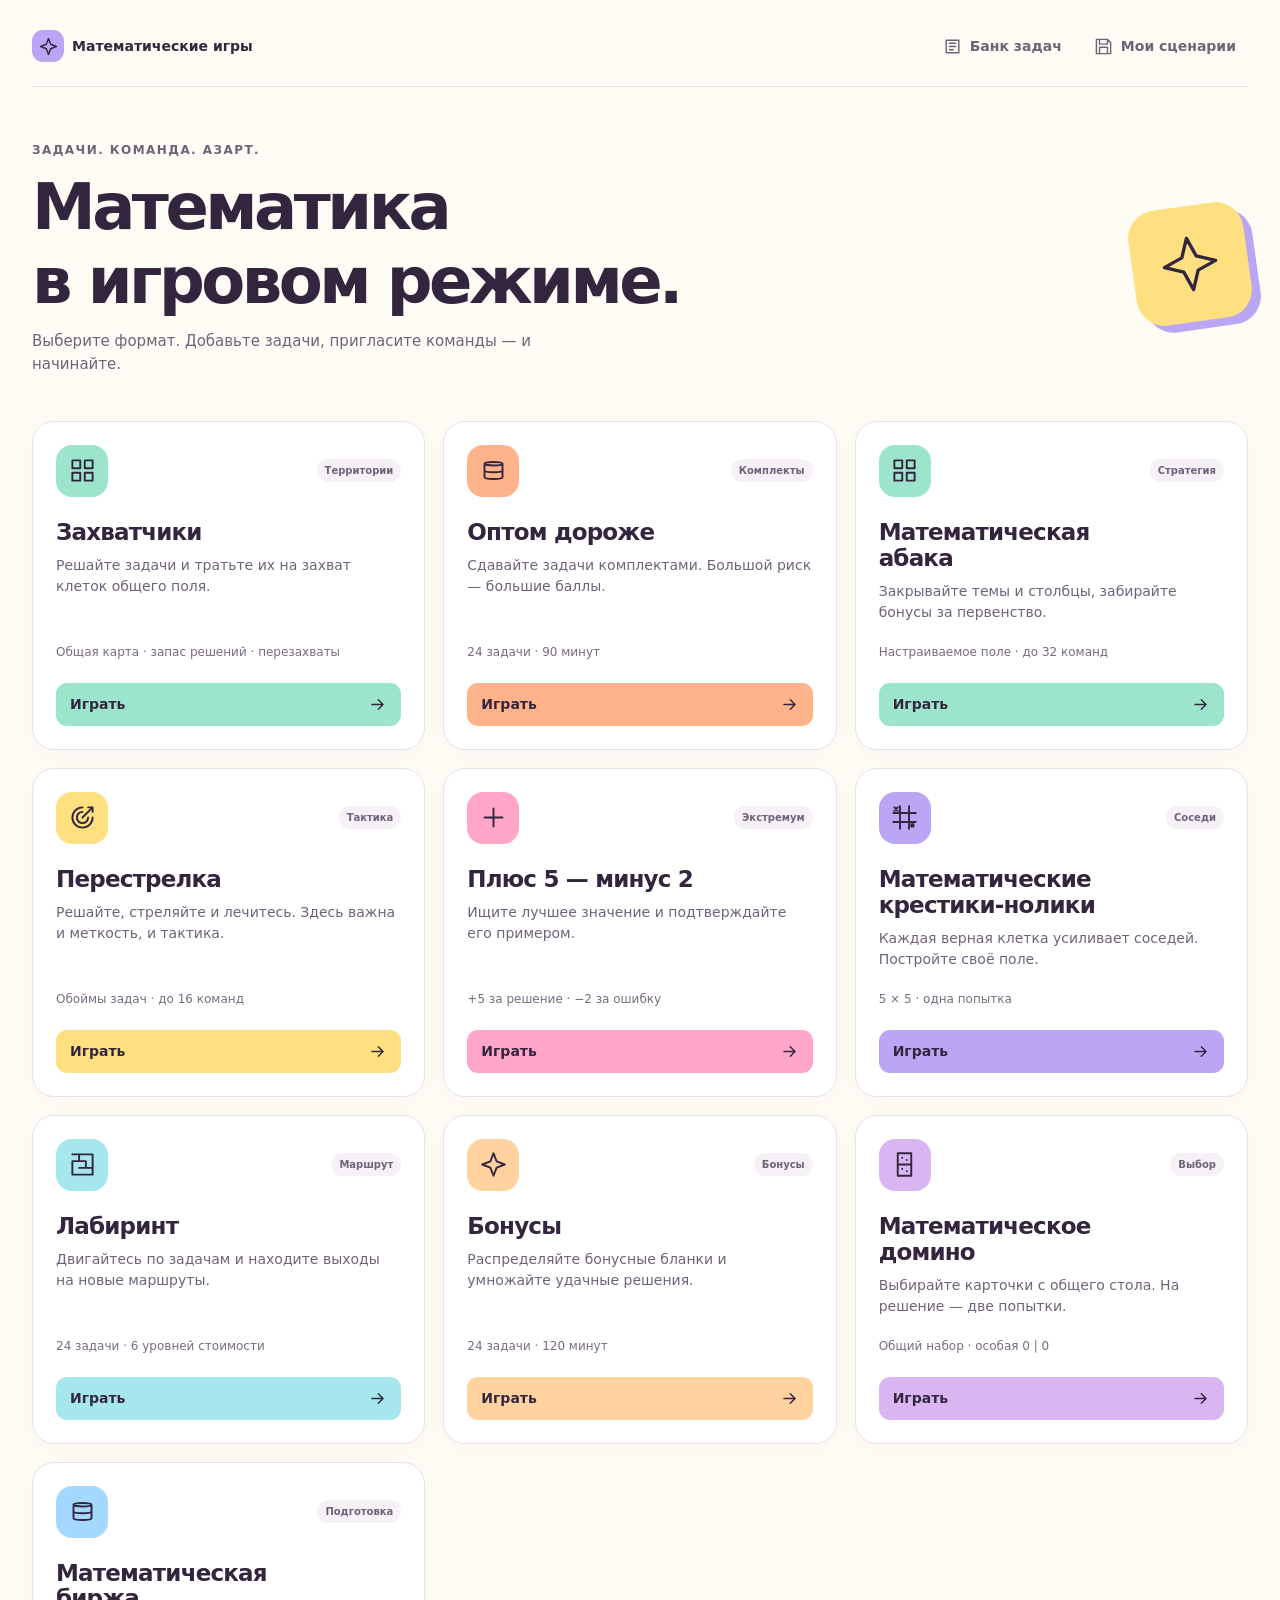
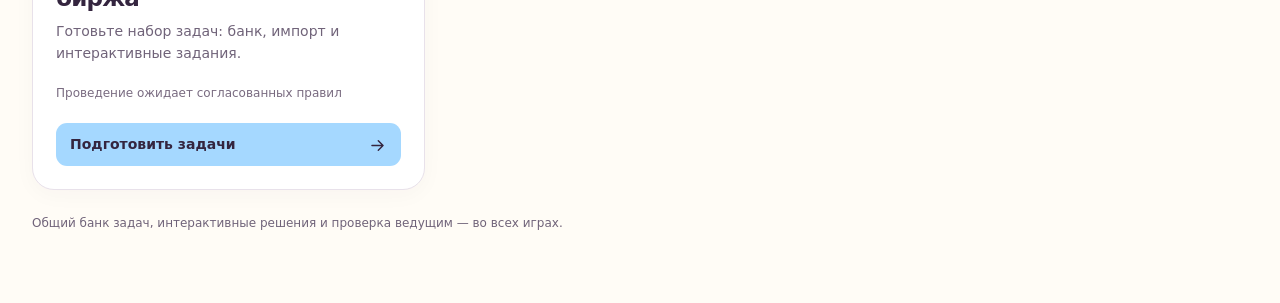
<file: index.html>
<!doctype html><html lang="ru"><head><meta charset="utf-8"><meta name="viewport" content="width=device-width,initial-scale=1"><title>Математические игры</title><link rel="stylesheet" href="./platform-ui.css?v=candy-2"><script src="./platform-ui.js?v=candy-2"></script></head><body class="mg-catalog"><main><nav></nav><header class="mg-catalog-hero"><div><div class="mg-eyebrow">Задачи. Команда. Азарт.</div><h1>Математика<br>в игровом режиме.</h1><p>Выберите формат. Добавьте задачи, пригласите команды — и начинайте.</p></div><div class="mg-hero-mark" data-icon="spark" aria-hidden="true"></div></header><div class="mg-catalog-grid"><article class="mg-game-card" style="--card-accent:var(--mint)"><div class="mg-game-card-top"><span class="mg-game-icon" data-icon="grid"></span><span class="mg-chip">Территории</span></div><h2>Захватчики</h2><p>Решайте задачи и тратьте их на захват клеток общего поля.</p><p class="mg-game-meta">Общая карта · запас решений · перезахваты</p><a href="./invaders.html"><span>Играть</span><span data-icon="arrow"></span></a></article><article class="mg-game-card" style="--card-accent:var(--peach)"><div class="mg-game-card-top"><span class="mg-game-icon" data-icon="coins"></span><span class="mg-chip">Комплекты</span></div><h2>Оптом дороже</h2><p>Сдавайте задачи комплектами. Большой риск — большие баллы.</p><p class="mg-game-meta">24 задачи · 90 минут</p><a href="./optom-dorozhe.html"><span>Играть</span><span data-icon="arrow"></span></a></article><article class="mg-game-card" style="--card-accent:var(--mint)"><div class="mg-game-card-top"><span class="mg-game-icon" data-icon="grid"></span><span class="mg-chip">Стратегия</span></div><h2>Математическая абака</h2><p>Закрывайте темы и столбцы, забирайте бонусы за первенство.</p><p class="mg-game-meta">Настраиваемое поле · до 32 команд</p><a href="./abaka.html"><span>Играть</span><span data-icon="arrow"></span></a></article><article class="mg-game-card" style="--card-accent:var(--lemon)"><div class="mg-game-card-top"><span class="mg-game-icon" data-icon="target"></span><span class="mg-chip">Тактика</span></div><h2>Перестрелка</h2><p>Решайте, стреляйте и лечитесь. Здесь важна и меткость, и тактика.</p><p class="mg-game-meta">Обоймы задач · до 16 команд</p><a href="./perestrelka.html"><span>Играть</span><span data-icon="arrow"></span></a></article><article class="mg-game-card" style="--card-accent:var(--strawberry)"><div class="mg-game-card-top"><span class="mg-game-icon" data-icon="plus"></span><span class="mg-chip">Экстремум</span></div><h2>Плюс 5 — минус 2</h2><p>Ищите лучшее значение и подтверждайте его примером.</p><p class="mg-game-meta">+5 за решение · −2 за ошибку</p><a href="./new-games.html?kind=p52"><span>Играть</span><span data-icon="arrow"></span></a></article><article class="mg-game-card" style="--card-accent:var(--lavender)"><div class="mg-game-card-top"><span class="mg-game-icon" data-icon="xo"></span><span class="mg-chip">Соседи</span></div><h2>Математические крестики-нолики</h2><p>Каждая верная клетка усиливает соседей. Постройте своё поле.</p><p class="mg-game-meta">5 × 5 · одна попытка</p><a href="./new-games.html?kind=xo"><span>Играть</span><span data-icon="arrow"></span></a></article><article class="mg-game-card" style="--card-accent:var(--aqua)"><div class="mg-game-card-top"><span class="mg-game-icon" data-icon="maze"></span><span class="mg-chip">Маршрут</span></div><h2>Лабиринт</h2><p>Двигайтесь по задачам и находите выходы на новые маршруты.</p><p class="mg-game-meta">24 задачи · 6 уровней стоимости</p><a href="./new-games.html?kind=maze"><span>Играть</span><span data-icon="arrow"></span></a></article><article class="mg-game-card" style="--card-accent:var(--apricot)"><div class="mg-game-card-top"><span class="mg-game-icon" data-icon="spark"></span><span class="mg-chip">Бонусы</span></div><h2>Бонусы</h2><p>Распределяйте бонусные бланки и умножайте удачные решения.</p><p class="mg-game-meta">24 задачи · 120 минут</p><a href="./new-games.html?kind=bonus"><span>Играть</span><span data-icon="arrow"></span></a></article><article class="mg-game-card" style="--card-accent:var(--orchid)"><div class="mg-game-card-top"><span class="mg-game-icon" data-icon="domino"></span><span class="mg-chip">Выбор</span></div><h2>Математическое домино</h2><p>Выбирайте карточки с общего стола. На решение — две попытки.</p><p class="mg-game-meta">Общий набор · особая 0 | 0</p><a href="./new-games.html?kind=domino"><span>Играть</span><span data-icon="arrow"></span></a></article><article class="mg-game-card" style="--card-accent:var(--sky)"><div class="mg-game-card-top"><span class="mg-game-icon" data-icon="coins"></span><span class="mg-chip">Подготовка</span></div><h2>Математическая биржа</h2><p>Готовьте набор задач: банк, импорт и интерактивные задания.</p><p class="mg-game-meta">Проведение ожидает согласованных правил</p><a href="./birzha.html"><span>Подготовить задачи</span><span data-icon="arrow"></span></a></article></div><p class="mg-catalog-footer">Общий банк задач, интерактивные решения и проверка ведущим — во всех играх.</p></main></body></html>
</file>
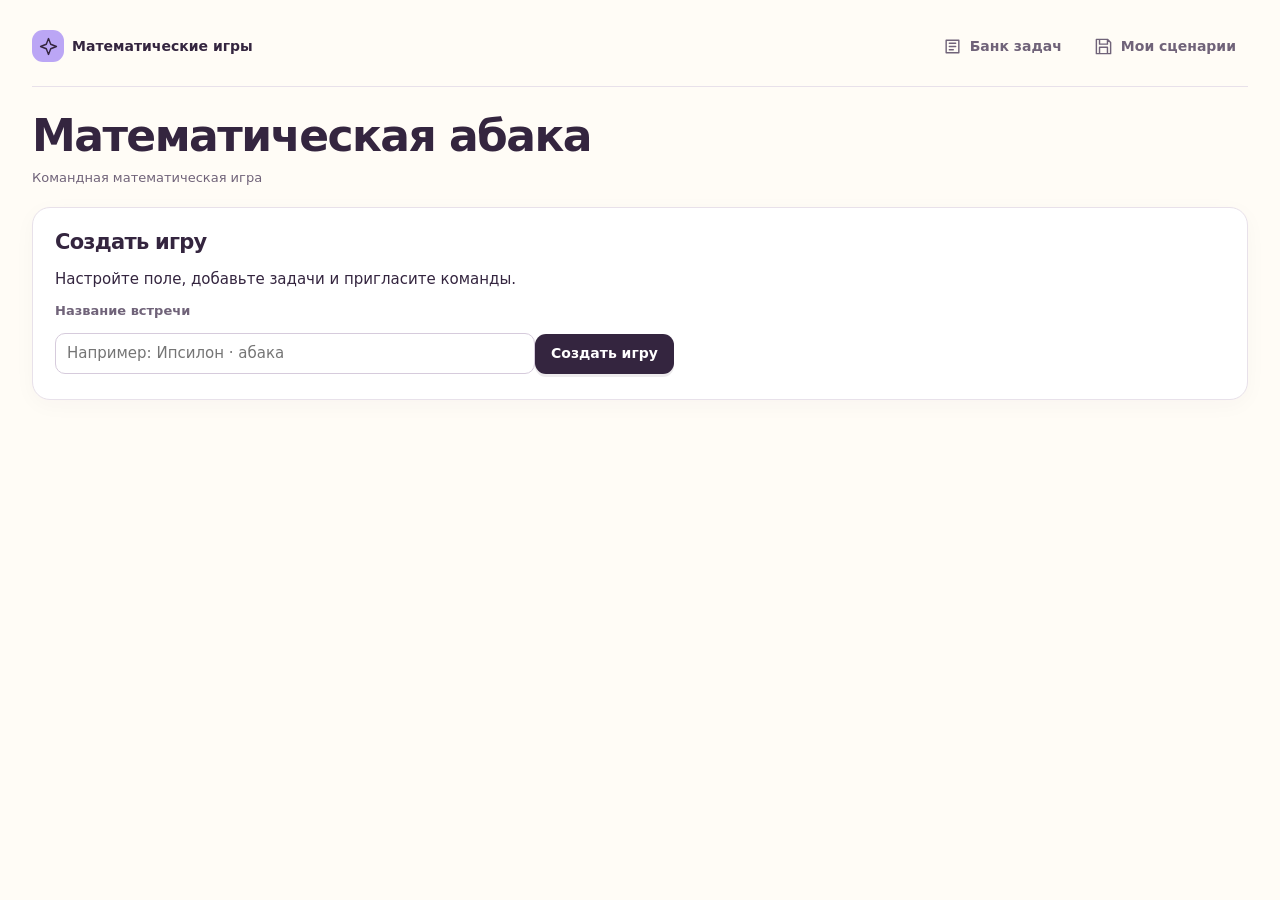
<file: abaka.html>
<!doctype html>
<html lang="ru"><head><meta charset="utf-8"><meta name="viewport" content="width=device-width,initial-scale=1"><title>Математическая абака · Математические игры</title><meta name="referrer" content="no-referrer"><style>
:root{--ink:#24344a;--muted:#65758a;--paper:#f3f6fa;--blue:#2855ca;--line:#dce3ed}*{box-sizing:border-box}body{margin:0;background:var(--paper);color:var(--ink);font:16px/1.45 system-ui,sans-serif}main{max-width:1280px;margin:auto;padding:24px}header{display:flex;align-items:center;justify-content:space-between;gap:16px;margin-bottom:20px}h1{font-size:26px;margin:0}h2{font-size:19px;margin:0 0 12px}h3{font-size:17px}p{margin:8px 0}.muted,small{color:var(--muted)}.card{background:white;border:1px solid var(--line);border-radius:16px;padding:20px;margin:16px 0;box-shadow:0 3px 12px #24344a05}.bar{display:flex;gap:10px;flex-wrap:wrap;align-items:center}.between{justify-content:space-between}button,.button{border:0;border-radius:9px;background:var(--blue);color:white;padding:11px 16px;font:inherit;cursor:pointer;text-decoration:none;display:inline-block}button.secondary{background:#eaf0fc;color:#2447a1}button.danger{background:#a93647}button:disabled{opacity:.45;cursor:default}input,textarea,select{font:inherit;padding:10px;border:1px solid #bac6d7;border-radius:8px;background:white;color:var(--ink);max-width:100%}textarea{width:100%;resize:vertical}label{display:block;margin:9px 0 4px}input[type=number]{width:110px}.settings{display:grid;grid-template-columns:repeat(3,minmax(120px,1fr));gap:16px}.settings input{width:100%}.clock{font:700 25px ui-monospace,monospace;white-space:nowrap}.tag{font-size:13px;border-radius:20px;padding:4px 10px;background:#e9eef5;display:inline-block}.yes{background:#e2f4e9;color:#17633b}.no{background:#fbe8e9;color:#993544}.pending{background:#fff2cb;color:#7b5a00}.cancelled{background:#edf0f4;color:#69788a}.scroll{overflow:auto}table{border-collapse:collapse;width:100%}td,th{padding:10px;text-align:left;border-bottom:1px solid var(--line)}th{font-size:13px;color:var(--muted)}.board td:not(:first-child),.board th:not(:first-child){text-align:center;min-width:80px}.task{background:white;color:var(--ink);border:1px solid var(--line);padding:10px;width:100%;min-width:68px}.task.yes{background:#e2f4e9}.task.no{background:#fbe8e9}.task.pending{background:#fff2cb}.task.selected{outline:3px solid #6689eb}.task small{display:block;font-size:11px}.statement{white-space:pre-wrap;font-size:18px;padding:14px;background:#f6f8fc;border-radius:10px}.record{border-top:1px solid var(--line);padding:15px 0}.record:first-child{border:0}.answer{white-space:pre-wrap;overflow-wrap:anywhere;background:#f6f8fc;padding:12px;border-radius:8px}.record .bar button{font-size:14px;padding:8px 12px}.links input{width:100%;font-size:12px}.alert{position:fixed;bottom:18px;left:50%;transform:translateX(-50%);padding:12px 22px;background:#24344a;color:white;border-radius:12px;z-index:50;max-width:95vw;box-shadow:0 6px 25px #0003}.error{background:#9d2941}.hidden{display:none!important}dialog{border:0;border-radius:16px;padding:20px;max-width:90vw;max-height:90vh}dialog::backdrop{background:#172638aa}dialog img{display:block;max-width:80vw;max-height:73vh;object-fit:contain}.summary{display:flex;gap:16px;flex-wrap:wrap}.summary b{font-size:25px}.notes{font-size:14px}.foot{font-size:13px;color:var(--muted);margin-top:24px}a{color:var(--blue)}.progress{font-size:12px;white-space:nowrap}.review-note{width:100%;margin:8px 0}.warn{color:#9a5b00}.task-name{min-width:140px}.review-filter{width:auto}#connection{font-size:12px;color:var(--muted)}@media(max-width:650px){main{padding:12px}header{align-items:flex-start}h1{font-size:21px}.card{padding:14px}.settings{grid-template-columns:1fr}th,td{padding:8px}.clock{font-size:20px}}

.team-boards{display:grid;grid-template-columns:repeat(auto-fit,minmax(min(100%,340px),1fr));gap:16px;margin-top:18px}.team-board{border:1px solid var(--line);border-radius:12px;padding:14px;min-width:0}.team-board.mine{border:2px solid #6689eb}.team-board h3{margin:0;overflow-wrap:anywhere}.team-board .team-meta{font-size:13px;color:var(--muted);margin:5px 0 12px}.team-board table{table-layout:fixed}.team-board th,.team-board td{padding:6px 3px;text-align:center}.team-board th:first-child{width:95px;text-align:left;overflow-wrap:anywhere}.team-cell{display:flex;flex-direction:column;align-items:center;justify-content:center;min-height:43px;border-radius:7px;font-weight:700}.team-cell.empty{background:#edf0f4;color:#69788a}.team-cell small{font-size:10px;font-weight:400;color:inherit}.status-legend{display:flex;gap:8px;flex-wrap:wrap;margin:10px 0}.status-legend .tag{font-size:12px}.status-legend .empty{background:#edf0f4;color:#69788a}

.admin-settings>summary{font-size:17px;font-weight:650;cursor:pointer}.admin-settings[open]>summary{margin-bottom:16px}.review-toolbar{display:flex;justify-content:space-between;gap:12px;align-items:center;flex-wrap:wrap}.review-toolbar h2{margin:0}.review-filters{display:flex;gap:8px;flex-wrap:wrap;margin:14px 0}.review-filters label{margin:0;font-size:12px;color:var(--muted)}.review-filters select{display:block;margin-top:4px;font-size:14px}.review-workspace{display:grid;grid-template-columns:280px minmax(0,1fr);gap:18px;align-items:start}.review-queue{max-height:620px;overflow:auto;border:1px solid var(--line);border-radius:12px;background:#f6f8fc}.review-item{display:block;width:100%;text-align:left;border-radius:0;background:transparent;color:var(--ink);padding:13px;border-bottom:1px solid var(--line)}.review-item:last-child{border-bottom:0}.review-item.active{background:#eaf0fc;box-shadow:inset 4px 0 #2855ca}.review-item:hover{background:#eaf0fc}.review-item strong{display:block;overflow-wrap:anywhere}.review-item .queue-task{font-size:13px;display:block;margin:4px 0}.review-item .tag{font-size:11px;padding:2px 7px}.review-item small{font-size:11px}.review-detail{min-width:0;border:1px solid var(--line);border-radius:12px;overflow:hidden}.review-heading{padding:16px 18px;border-bottom:1px solid var(--line)}.review-heading h3{font-size:20px;margin:0 0 5px;overflow-wrap:anywhere}.review-heading p{font-size:14px;margin:4px 0}.review-body{padding:16px 18px}.review-photo{background:#f0f3f8;border:1px solid var(--line);border-radius:10px;padding:10px;text-align:center}.review-photo img{display:block;max-width:100%;max-height:420px;object-fit:contain;margin:auto;cursor:zoom-in}.review-photo button{font-size:12px;padding:7px 12px;margin-top:8px}.review-empty{padding:24px;color:var(--muted);text-align:center}.review-actions{padding:14px 18px;background:#fff;position:sticky;bottom:0;border-top:1px solid var(--line);display:flex;flex-wrap:wrap;gap:10px;z-index:1}.review-actions button{flex:1;min-width:130px;font-weight:650}.review-yes{background:#187448}.review-no{background:#b63c4a}.review-extra{margin-top:16px;font-size:14px}.review-extra summary{cursor:pointer;color:var(--muted)}.review-extra .bar{margin-top:10px}.review-extra button{padding:8px 12px;font-size:13px}.review-body .answer{margin:0 0 12px}.review-body .statement{font-size:15px}.review-body details.statement-details{margin-top:12px}.review-count{font-size:14px;font-weight:600}.review-note-label{font-size:13px}.review-next-hint{font-size:12px;color:var(--muted);margin:12px 0 0}@media(max-width:850px){.review-workspace{grid-template-columns:220px minmax(0,1fr)}}@media(max-width:650px){.review-workspace{grid-template-columns:1fr}.review-queue{max-height:210px}.review-detail .review-heading,.review-body,.review-actions{padding:12px}.review-photo img{max-height:340px}}
.image-review-actions{border-top:1px solid var(--line);padding-top:12px;margin-top:12px}.image-review-actions .bar button{flex:1;font-weight:650;min-width:150px}#imageDialog{width:min(1100px,94vw)}#imageDialog img{margin:auto;max-height:58vh}#imageHeading{margin:10px 0;font-size:18px}#imageReviewNote{width:100%;margin-bottom:10px}

.task-edit{border-top:1px solid var(--line);padding:14px 0}.task-edit textarea{width:100%;min-height:85px}.task-edit .bar>label{flex:1;min-width:170px}#taskEditRows details{margin:16px 0}#taskEditRows input{width:100%}#savedGames a{display:block;margin:10px 0}#hostLink{font-size:13px}
</style><script src="./task-tools.js?v=candy-2"></script><script src="./review-grid.js?v=candy-2"></script><link rel="stylesheet" href="./katex.min.css"><script src="./katex.min.js"></script><script src="./auto-render.min.js"></script><script src="./cutting.js?v=candy-2"></script><script src="./supabase.min.js"></script><script src="./bank-auth.js?v=candy-2"></script><script src="./saved-games.js?v=candy-2"></script><script src="./task-manager.js?v=candy-2"></script><script src="./attachments.js"></script><link rel="stylesheet" href="./platform-ui.css?v=candy-2"><script src="./platform-ui.js?v=candy-2"></script></head><body><main>
<a href="./">← Математические игры</a>
<section id="lobby" class="card hidden"><h2>Создать игру</h2><p>Настройте поле, добавьте задачи и пригласите команды.</p><label for="gameTitle">Название встречи</label><input id="gameTitle" maxlength="100" placeholder="Например: Ипсилон · абака"><button id="createGame">Создать игру</button><div id="savedGames"></div></section>
<header><div><h1>Математическая абака</h1><div id="role" class="muted">Подключаемся…</div><div id="connection"></div></div><div><div id="clock" class="clock">—</div><div id="phase" class="muted"></div></div></header>
<section id="fatal" class="card hidden"></section>
<section id="host" class="hidden">
 <details id="adminSettings" class="card admin-settings" open><summary>Настройки игры и ссылки команд</summary><div class="bar between"><button id="sheetLink" class="secondary">Заполнить задачи и ключи ↓</button></div>
 <div id="draftSettings"><div class="settings"><div><label for="themes">Темы</label><input id="themes" type="number" min="1" max="12"></div><div><label for="tasks">Задач в теме</label><input id="tasks" type="number" min="1" max="12"></div><div><label for="minutes">Время, минут</label><input id="minutes" type="number" min="1" max="300"></div></div>
 <label for="names">Команды или участники — по одному названию на строке (до 32)</label><textarea id="names" rows="4"></textarea><div class="bar"><button id="saveSettings">Сохранить настройки</button></div></div>
 <div id="settingsSummary" class="muted hidden"></div><div class="bar" style="margin-top:16px"><button id="start">Начать игру</button><button id="finish" class="danger">Завершить игру</button></div>
 
 <details class="mg-host-extras"><summary>Дополнительные действия</summary><button id="newGame" class="secondary">Новая игра</button><button id="exportGame" class="secondary">Скачать результаты</button></details><details><summary>Ссылки для подключения</summary><p>Личная ссылка ведущего — сохрани отдельно:</p><input id="hostLink" aria-label="Личная ссылка ведущего" readonly style="width:100%"><p><a id="publicLink" target="_blank" rel="noopener">Открыть общее табло ↗</a></p><div id="links" class="links"></div><small>Каждой команде — только её ссылка. Ссылку ведущей не передавай.</small></details></details>
 <details id="taskEditor" class="card"><summary>Условия и ключи ответов</summary><p class="muted">Ключи доступны только ведущему. Для набора чисел используй «;», для альтернатив — «|». Все изменения нужно сохранить до старта.</p><div id="taskEditRows"></div><button id="saveTaskEditor">Сохранить задачи и ключи</button><span id="tasksFrozen" class="muted hidden">Условия и ключи этой игры зафиксированы.</span></details>
<section class="card"><h2>Проверка решений</h2><p>Нажмите клетку, чтобы проверить решение или вернуть задачу команде.</p><div id="hostTeamBoards" class="team-boards"></div></section><details class="card"><summary>Очередь ответов и подробная проверка</summary><div class="review-toolbar"><span id="reviewCount" class="review-count"></span></div><div class="review-filters"><label>Показывать<select id="reviewFilter" class="review-filter"><option value="pending">На проверке</option><option value="all">Все сдачи</option><option value="yes">Верные</option><option value="no">Неверные</option><option value="cancelled">Отменённые</option></select></label><label>Команда<select id="reviewTeam"><option value="all">Все команды</option></select></label></div><div class="review-workspace"><nav id="reviews" class="review-queue" aria-label="Очередь ответов"></nav><div id="reviewDetail" aria-live="polite"></div></div><p class="review-next-hint">Сначала самые ранние сдачи. После оценки в очереди «На проверке» откроется следующий ответ. Нажми на фото, чтобы увеличить.</p></details>
</section>
<section id="participant" class="hidden"><div id="mySummary" class="card summary"></div><div class="card"><h2>Поле задач</h2><p id="taskHint" class="muted">Внутри темы ответы сдаются по порядку. У каждой задачи одна попытка.</p><div id="taskBoard" class="scroll"></div></div>
 <div id="answerPanel" class="card hidden"><h2 id="answerTitle"></h2><div id="statement" class="statement"></div><p id="existingAnswer" class="answer hidden"></p><div id="answerForm"><label for="answer">Ответ</label><textarea id="answer" rows="3" placeholder="Число, слово или другой ответ"></textarea><label hidden for="picture">Картинка с ответом (необязательно)</label><input hidden id="picture" type="file" accept="image/jpeg,image/png,image/webp"><p id="photoStatus" class="muted" role="status"></p><p class="muted notes">Для набора чисел используй «;»: например, 12; 14. Файлы можно отправить вместо текста.</p><button id="send">Отправить ответ</button></div><p id="answerStatus"></p><button id="myPicture" class="secondary hidden">Посмотреть картинку</button></div>
 <details class="card"><summary>Мои отправленные ответы</summary><div id="myHistory"></div></details>
</section>
<div id="publicArea" class="hidden"><section class="card"><div class="bar between"><h2>Табло</h2><span id="provisional" class="tag pending hidden">Есть ответы на проверке — бонусы предварительные</span></div><div id="scoreboard" class="scroll"></div></section>
<section id="publicTeamBoards" class="card"><h2>Задачи всех команд</h2><div class="status-legend"><span class="tag yes">✓ Верно</span><span class="tag no">✕ Неверно</span><span class="tag pending">⌛ На проверке</span><span class="tag empty">— Не отправлено</span></div><div id="teamBoards" class="team-boards"></div></section>
<section class="card"><h2>Бонусы</h2><div id="bonuses"></div></section>
<details class="card"><summary>Правила игры</summary><div id="rules"></div></details>
<p class="foot">Ответы и время принимает сервер. При потере связи дождись подтверждения: повтор той же отправки не расходует дополнительную попытку. Табло обновляется автоматически.</p>
</div></main><dialog id="imageDialog"><button id="closeImage" class="secondary">Закрыть</button><h2 id="imageHeading">Фото ответа</h2><p id="imageMessage"></p><img id="image" alt="Прикреплённый ответ"><div id="imageReviewActions" class="image-review-actions hidden"><label for="imageReviewNote">Комментарий команде (необязательно)</label><input id="imageReviewNote" placeholder="Пояснение к оценке"><div class="bar"><button id="imageYes" class="review-yes">✓ Верно</button><button id="imageNo" class="review-no">✕ Неверно</button></div></div></dialog><div id="toast" class="alert hidden" role="status"></div>
<script>
'use strict';
var $=function(id){return document.getElementById(id);}, S=null, auth={}, selected=null, busy=false, pollTimer=null, request=null, requestSignature='', initialized=false, lastRecords='', offset=0, lastSuccess=0;
var imageReviewId='',imageRequestToken=0;
var reviewSelection='',reviewDrafts={},reviewDetailSignature='',reviewPhotoId='',reviewPhotoData='',reviewPhotoToken=0;
var statusLabels={yes:'Верно',no:'Неверно',pending:'На проверке',cancelled:'Отменено'};
function el(tag,text,cls){var e=document.createElement(tag);if(text!==undefined)e.textContent=text;if(cls)e.className=cls;return e;}
function show(id,yes){$(id).classList.toggle('hidden',!yes);}
function toast(msg,error){$('toast').textContent=msg;$('toast').className='alert'+(error?' error':'');clearTimeout(toast.timer);toast.timer=setTimeout(function(){show('toast',false);},8000);}
const AB_API='https://qavxgdmiqtguplnamybd.supabase.co/rest/v1/rpc/ab_api';
const AB_KEY='sb_publishable_xJGfu2sgjl9Ix6rGkiTtgA_vu5wrwzO';
const route=new URLSearchParams(location.hash.slice(1)),AB_BASE=location.href.split('#')[0].split('?')[0];
var deliveryUI=null,paperUI=null;
var gameId=route.get('game'),editorKey='',photoRead=Promise.resolve(null),photoError=null,photoVersion=0;
const store={get(k,f){try{return JSON.parse(localStorage.getItem(k))??f}catch{return f}},set(k,v){try{localStorage.setItem(k,JSON.stringify(v))}catch{}},remove(k){try{localStorage.removeItem(k)}catch{}}};
function gameLink(kind,key,id){return AB_BASE+'#'+new URLSearchParams(Object.assign({game:id||gameId},kind?{[kind]:key}:{}));}
function remember(id,key,title){var list=store.get('ab-games',[]).filter(x=>x.id!==id);list.unshift({id,key,title});store.set('ab-games',list.slice(0,30));}
async function api(op,payload={},credentials={}){const control=new AbortController(),timer=setTimeout(()=>control.abort(),30000);try{const response=await fetch(AB_API,{method:'POST',headers:{apikey:AB_KEY,'Content-Type':'application/json'},body:JSON.stringify({op,game:credentials.game??gameId,token:credentials.token??(auth.admin||auth.team||''),payload}),signal:control.signal});const data=await response.json();if(!response.ok){const e=Error(data.message||'Ошибка сервера');e.definite=true;throw e}return data}catch(e){if(e.name==='AbortError')throw Error('Сервер не ответил вовремя. Повтори ту же отправку.');throw e}finally{clearTimeout(timer)}}
async function rpc(name,args){args=args||[];switch(name){
 case 'getState':{const data=await api('state');data.url=gameLink();if(data.links)data.links=data.links.map(l=>({name:l.name,url:gameLink('team',l.token)}));return data;}
 case 'configure':return api('configure',{...args[1],names:String(args[1].names).split('\n').map(s=>s.trim()).filter(Boolean)});
 case 'submitAnswer':return api('submit',args[1]);
 case 'review':return api('review',{id:args[1],status:args[2],note:args[3]});
 case 'getPicture':return api('picture',{id:args[1]});
 case 'control':{if(args[1]==='new'){const fresh=await api('new');remember(fresh.id,fresh.hostToken,S.title);location.href=gameLink('host',fresh.hostToken,fresh.id);location.reload();return;}return api(args[1]);}
 default:throw Error('Неизвестное действие');}}
function renderTaskContent(container,task){TaskManager.render(container,task,{credentials:{kind:'ab',game:gameId,token:auth.admin||auth.team,code:task?.theme+':'+task?.n},draftKey:'mg-ab-'+gameId+'-'+(auth.team||'')+'-'+task?.theme+':'+task?.n});}
function renderTaskEditor(){const signature=S.id+':'+S.themes+':'+S.tasksPerTheme+':'+!!S.start;if(editorKey===signature)return;editorKey=signature;const target=$('taskEditRows');target.replaceChildren();
 for(let theme=1;theme<=S.themes;theme++){const group=el('details');if(S.themes===1)group.open=true;group.append(el('summary','Тема '+theme));const label=el('label','Название темы '+theme),topic=el('input');topic.dataset.topic=theme;topic.setAttribute('aria-label','Название темы '+theme);topic.value=(S.draftTasks||[]).find(t=>t.theme===theme)?.topic||'Тема '+theme;topic.disabled=!!S.start;label.append(topic);group.append(label);
 for(let n=1;n<=S.tasksPerTheme;n++){const task=(S.draftTasks||[]).find(t=>t.theme===theme&&t.n===n)||{},box=el('div',undefined,'task-edit');box.dataset.theme=theme;box.dataset.n=n;box.append(el('h3','Задача '+n+' · '+n*10+' баллов'));const text=el('textarea');text.value=task.text||'';text.setAttribute('aria-label','Условие '+theme+':'+n);text.disabled=!!S.start;box.append(text);const bar=el('div',undefined,'bar'),mode=el('select');mode.setAttribute('aria-label','Проверка '+theme+':'+n);['Число','Текст','Набор чисел','Вручную'].forEach(s=>{const o=el('option',s);o.value=s;mode.append(o)});mode.value=task.mode||'Вручную';mode.disabled=!!S.start;const key=el('input');key.value=task.key||'';key.setAttribute('aria-label','Ключ '+theme+':'+n);key.maxLength=2000;key.placeholder='Правильный ответ';key.disabled=!!S.start;bar.append(mode,key);box.append(bar);group.append(box)}target.append(group)}
 show('saveTaskEditor',!S.start);show('tasksFrozen',!!S.start);
}
function readEditorTasks(){return [...$('taskEditRows').querySelectorAll('.task-edit')].map(box=>{const theme=+box.dataset.theme,n=+box.dataset.n,old=(S.draftTasks||[]).find(t=>t.theme===theme&&t.n===n)||{};return {...old,theme,n,topic:$('taskEditRows').querySelector('[data-topic="'+theme+'"]').value.trim(),text:box.querySelector('textarea').value,mode:box.querySelector('select').value,key:box.querySelector('input').value,kind:old.kind||'standard'}})}
function clearPreparedPhoto(){photoVersion++;photoError=null;photoRead=Promise.resolve(null);$('photoStatus').textContent='';}

function running(){return S&&S.start&&!S.closed&&Date.now()+offset<S.end;}
function timeText(time){return new Date(time).toLocaleTimeString('ru-RU',{hour:'2-digit',minute:'2-digit',second:'2-digit',timeZone:'Europe/Moscow'});}
function teamName(id){var t=S.teams.find(function(t){return t.id===id;});return t?t.name:id;}
function ownActive(){return (S.records||[]).filter(function(r){return r.status!=='cancelled';});}
function permitted(theme,n){if(!running())return false;var rs=ownActive();if(rs.some(function(r){return r.theme===theme&&r.n===n;}))return false;for(var i=1;i<n;i++)if(!rs.some(function(r){return r.theme===theme&&r.n===i;}))return false;return true;}
function topicName(theme){var t=(S.taskInfo||[]).find(function(t){return t.theme===theme;});return t?t.topic:'Тема '+theme;}
function makeButton(label,fn,cls){var b=el('button',label,cls);b.type='button';b.onclick=fn;return b;}
function td(row,text,tag){var c=el(tag||'td',text);row.append(c);return c;}
function tick(){if(!S)return;var remain=S.start?Math.max(0,Math.ceil((S.end-Date.now()-offset)/1000)):S.minutes*60;$('clock').textContent=String(Math.floor(remain/60)).padStart(2,'0')+':'+String(remain%60).padStart(2,'0');$('phase').textContent=!S.start?'До старта':running()?'Игра идёт':'Игра завершена';if(S.start&&!running()&&$('send'))$('send').disabled=true;if(lastSuccess&&Date.now()-lastSuccess>35000)$('connection').textContent='Нет свежего обновления. Проверяем связь…';}
async function refresh(){if(busy)return;schedule(false);try{var next=await rpc('getState',[auth]);if(S&&S.id!==next.id){selected=null;request=null;requestSignature='';initialized=false;lastRecords='';closePicture();reviewSelection='';reviewDrafts={};reviewDetailSignature='';reviewPhotoToken++;reviewPhotoId='';reviewPhotoData='';$('answer').value='';$('picture').value='';clearPreparedPhoto();}S=next;offset=S.now-Date.now();lastSuccess=Date.now();$('connection').textContent='';render();}catch(e){$('connection').textContent='Не удалось обновить: '+e.message;if(!S){$('fatal').textContent=e.message;show('fatal',true);}}finally{schedule(true);}}
function schedule(enabled){clearTimeout(pollTimer);if(enabled)pollTimer=setTimeout(refresh,12000+Math.random()*3000);}
async function act(name,args,message){if(busy)return;busy=true;document.querySelectorAll('button').forEach(function(b){b.dataset.previousDisabled=String(b.disabled);b.disabled=true;});try{await rpc(name,args);if(message)toast(message);return true;}catch(e){toast(e.message,true);return false;}finally{busy=false;document.querySelectorAll('button').forEach(function(b){b.disabled=b.dataset.previousDisabled==='true';});await refresh();}}
function render(){if(TaskManager.archive(S,'ab'))return;show('publicArea',true);show('lobby',false);show('fatal',false);show('host',!!S.admin);show('participant',!!S.me);$('role').textContent=(S.admin?'Пульт ведущей':S.me?S.me.name:'Общее табло')+' · '+S.title;tick();renderScores();renderTeamBoards();renderBonuses();renderRules();if(S.admin)renderHost();if(S.me)renderParticipant();restoreAttempt();}
function renderScores(){var table=el('table'),head=el('tr');['Место','Команда / участник','Задачи','Бонусы','Всего','Сдано','На проверке'].forEach(function(s){td(head,s,'th');});table.append(head);S.teams.forEach(function(t){var r=el('tr');[t.place,t.name,t.base,t.bonus,t.total,t.sent,t.pending].forEach(function(v){td(r,v);});table.append(r);});$('scoreboard').replaceChildren(table);show('provisional',S.provisional);}
function renderTeamBoards(){
 show('publicTeamBoards',!S.admin);var container=$(S.admin?'hostTeamBoards':'teamBoards');container.replaceChildren();
 S.teams.forEach(function(team){
  var mine=!!(S.me&&S.me.id===team.id),card=el('article',undefined,'team-board'+(mine?' mine':''));
  card.append(el('h3',team.name+(mine?' · ваша команда':'')));
  var cells=team.cells||[],correct=cells.filter(function(c){return c.status==='yes';}).length;
  card.append(el('p',team.total+' баллов · верно '+correct+' из '+S.themes*S.tasksPerTheme+' · бонусы '+team.bonus,'team-meta'));
  var scroll=el('div',undefined,'scroll'),table=el('table'),caption=el('caption','Результаты команды «'+team.name+'»');
  caption.className='hidden';table.append(caption);
  var head=el('thead'),header=el('tr');td(header,'Блок','th').scope='col';
  for(var n=1;n<=S.tasksPerTheme;n++)td(header,n*10,'th').scope='col';
  head.append(header);table.append(head);var body=el('tbody'),lookup={};
  cells.forEach(function(c){if(['yes','no','pending'].includes(c.status))lookup[c.theme+':'+c.n]=c.status;});
  for(var theme=1;theme<=S.themes;theme++){
   var row=el('tr');td(row,topicName(theme),'th').scope='row';
   for(var n=1;n<=S.tasksPerTheme;n++){
    var status=lookup[theme+':'+n]||'empty',label=statusLabels[status]||'Не отправлено',symbol={yes:'✓',no:'✕',pending:'⌛',empty:'—'}[status];
    var cell=el('td'),mark=S.admin?ReviewGrid.cellButton(status,team.name+' · '+topicName(theme)+' · задача '+n,(()=>{const teamId=team.id,a=theme,b=n;return ()=>openAbCell(teamId,a,b)})()):el('div',undefined,'team-cell '+status);
    mark.title=topicName(theme)+' · задача '+n+' ('+n*10+' баллов): '+label;
    if(!S.admin){mark.setAttribute('aria-label',mark.title);mark.append(el('span',symbol))}
    cell.append(mark);row.append(cell);
   }
   body.append(row);
  }
  table.append(body);scroll.append(table);card.append(scroll);container.append(card);
 });
}
function renderBonuses(){var t=el('table'),h=el('tr');['Линия','Бонус','Кто получил'].forEach(function(s){td(h,s,'th');});t.append(h);S.lines.forEach(function(l){var r=el('tr');td(r,l.id[0]==='h'&&S.me?topicName(Number(l.id.slice(1))):l.label);td(r,'+'+l.base+' / первым +'+l.base*2);td(r,l.awards.length?l.awards.map(function(a){return teamName(a.team)+': +'+a.points+(a.first?' ★':'');}).join('; '):'Пока никто');t.append(r);});$('bonuses').replaceChildren(t);}
function renderRules(){$('rules').replaceChildren();['Поле: '+S.themes+' тем × '+S.tasksPerTheme+' задач. Время: '+S.minutes+' мин.','Все условия доступны после старта. Темы можно решать параллельно. Ответы внутри темы сдаются по порядку. После отправки открывается сдача следующей задачи — ждать проверки не нужно.','Одна попытка на задачу. Верный ответ даёт 10, 20, 30… баллов по номеру задачи; неверный или неполный — 0.','Все задачи темы верны: бонус +'+S.tasksPerTheme*10+'. Все задачи одного номера во всех темах верны: бонус равен цене задачи этого номера.','Первая команда, закрывшая каждую линию, получает её бонус в двойном размере. Время линии — время получения последнего ответа сервером. Проверка картинки позже не меняет это время. При одинаковом времени до миллисекунды первенство разделяется.','Бонусы до завершения ручной проверки предварительные. При исправлении оценки или отмене сдачи бонусы пересчитываются.','Места: сначала общая сумма баллов, затем сумма бонусов. Если оба показателя равны — общее место.','Числа: десятичная запятая или точка, обычные дроби вида 1/2. Наборы чисел: через точку с запятой; порядок не важен, количество повторений важно. Текст: без учёта регистра, ё/е и лишних пробелов. Нераспознанный ввод и картинки проверяет ведущая.'].forEach(function(s){$('rules').append(el('p',s));});}
function renderHost(){updatePlatform();var draft=!S.start;show('draftSettings',draft);show('settingsSummary',!draft);$('settingsSummary').textContent=S.teams.length+' команд · '+S.themes+' тем · '+S.tasksPerTheme+' задач · '+S.minutes+' минут';if(!initialized){$('adminSettings').open=!S.start;$('themes').value=S.themes;$('tasks').value=S.tasksPerTheme;$('minutes').value=S.minutes;$('names').value=S.names.join('\n');initialized=true;}$('hostLink').value=gameLink('host',auth.admin);remember(gameId,auth.admin,S.title);renderTaskEditor();$('start').disabled=!draft||busy;$('finish').disabled=!running()||busy;$('newGame').disabled=running()||busy;if(S.url)$('publicLink').href=S.url;else $('publicLink').removeAttribute('href');$('links').replaceChildren();S.links.forEach(function(l){var label=el('label',l.name),input=el('input');input.value=l.url||'Ссылка пока недоступна';input.readOnly=true;input.setAttribute('aria-label','Ссылка команды '+l.name);input.onclick=function(){input.select();};$('links').append(label,input);});var signature=JSON.stringify([S.records,S.names,S.taskInfo])+$('reviewFilter').value+$('reviewTeam').value;if(signature!==lastRecords){lastRecords=signature;renderReviews();}}

function openAbCell(team,theme,n){if(!S.admin)return;const records=S.records.filter(r=>r.team===team&&r.theme===theme&&r.n===n),record=records.find(r=>r.status!=='cancelled')||records[records.length-1],task=(S.draftTasks||[]).find(t=>t.theme===theme&&t.n===n),active=record&&record.status!=='cancelled',paper=!active&&S.online===false&&running();const requestId=crypto.randomUUID();ReviewGrid.open({title:teamName(team)+' · '+topicName(theme)+' · задача '+n,status:record?statusLabels[record.status]:'Не сдано',task,solution:record?.solution,files:record?.files,condition:task?.text,key:task?.key,answer:record?.answer,emptyMessage:paper?'Проверьте решение на листочке и выберите вердикт.':S.online===false?'Ответ ещё не внесён. Внести оценку можно во время игры.':'Команда ещё не отправила ответ.',note:active?(record.note||''):paper?'':undefined,photo:record?.hasFile?async()=>{const p=await rpc('getPicture',[auth,record.id]);return 'data:'+p.type+';base64,'+p.data}:null,actions:active||paper?['yes','no',...(active?['pending']:[])].map(status=>({label:{yes:'✓ Верно · +'+n*10,no:'✕ Неверно · 0',pending:'⌛ На проверку'}[status],kind:status==='pending'?'secondary':status,run:async values=>{if(paper)await api('submit',{id:requestId,team,theme,n,answer:'Проверка решения на листочке'});await api('review',{id:active?record.id:requestId,status,note:values.note||''});await refresh();toast('Оценка сохранена')}})).concat(active?[ReviewGrid.returnAction(async values=>{await api('review',{id:record.id,status:'cancelled',note:values.note||'Возврат задачи команде'});await refresh();toast('Сдача отменена. Команда может дорешать и отправить ответ заново. Баллы пересчитаны.')})]:[]):[]})}

function reviewRecords(){
 var filter=$('reviewFilter').value,team=$('reviewTeam').value;
 return S.records.filter(function(r){return (filter==='all'||r.status===filter)&&(team==='all'||r.team===team);}).slice().sort(function(a,b){return a.time-b.time;});
}
function renderReviews(){
 var selectedTeam=$('reviewTeam').value||'all';$('reviewTeam').replaceChildren();
 var option=el('option','Все команды');option.value='all';$('reviewTeam').append(option);
 S.teams.slice().sort(function(a,b){return Number(a.id)-Number(b.id);}).forEach(function(t){var o=el('option',t.name);o.value=t.id;$('reviewTeam').append(o);});
 $('reviewTeam').value=S.teams.some(function(t){return t.id===selectedTeam;})?selectedTeam:'all';
 var records=reviewRecords(),container=$('reviews');container.replaceChildren();
 var pending=S.records.filter(function(r){return r.status==='pending';}).length;
 $('reviewCount').textContent='На проверке: '+pending+' · показано: '+records.length;
 if(!records.some(function(r){return r.id===reviewSelection;}))reviewSelection=records.length?records[0].id:'';
 if(!records.length)container.append(el('p','Сдач в этой очереди нет.','review-empty'));
 records.forEach(function(r){
  var button=makeButton('',function(){reviewSelection=r.id;renderReviews();},'review-item'+(r.id===reviewSelection?' active':''));
  button.setAttribute('aria-current',r.id===reviewSelection?'true':'false');
  button.append(el('strong',teamName(r.team)),el('span',topicName(r.theme)+' · задача '+r.n+' · '+r.n*10+' баллов','queue-task'));
  var bar=el('div',undefined,'bar between');bar.append(el('span',statusLabels[r.status],'tag '+r.status),el('small',timeText(r.time)+(r.hasFile?' · фото':'')));button.append(bar);container.append(button);
 });
 renderReviewDetail(records.find(function(r){return r.id===reviewSelection;}));
}
function renderReviewDetail(r){
 var signature=JSON.stringify(r?[r,teamName(r.team),topicName(r.theme),(S.taskInfo||[]).find(function(t){return t.theme===r.theme&&t.n===r.n;})]:null);
 if(signature===reviewDetailSignature)return;reviewDetailSignature=signature;
 var token=++reviewPhotoToken,container=$('reviewDetail');container.replaceChildren();
 if(!r){container.append(el('div','Нет ответов для проверки. Новые сдачи появятся автоматически.','review-empty'));return;}
 var card=el('article',undefined,'review-detail'),heading=el('div',undefined,'review-heading');
 heading.append(el('h3',teamName(r.team)),el('p',topicName(r.theme)+' · задача '+r.n+' · '+r.n*10+' баллов'));
 var meta=el('div',undefined,'bar between');meta.append(el('span',statusLabels[r.status],'tag '+r.status),el('small','Получено в '+timeText(r.time)));heading.append(meta);card.append(heading);
 var body=el('div',undefined,'review-body');if(r.answer)body.append(el('p',r.answer,'answer'));
 if(r.hasFile){
  var photo=el('div',undefined,'review-photo');photo.id='reviewPhoto';photo.append(el('p','Загружаем фото…','muted'));body.append(photo);
 }else if(!r.answer)body.append(el('p','К этой сдаче не приложен ответ.','muted'));
 var task=(S.taskInfo||[]).find(function(t){return t.theme===r.theme&&t.n===r.n;});
 if(task){var details=el('details',undefined,'statement-details');details.append(el('summary','Посмотреть условие'),el('p',task.text,'statement'));body.append(details);}
 if(r.status!=='cancelled'){
  var label=el('label','Комментарий команде (необязательно)','review-note-label');label.htmlFor='reviewNote';
  var note=el('input');note.id='reviewNote';note.className='review-note';note.placeholder='Например: части не совпадают по форме';note.value=Object.prototype.hasOwnProperty.call(reviewDrafts,r.id)?reviewDrafts[r.id]:(r.note||'');
  note.oninput=function(){reviewDrafts[r.id]=note.value;};body.append(label,note);
  var extra=el('details',undefined,'review-extra');extra.append(el('summary','Исправить статус или отменить сдачу'));
  var buttons=el('div',undefined,'bar');buttons.append(makeButton('⌛ На проверку',function(){saveReview(r.id,'pending');},'secondary'),makeButton('Отменить сдачу',function(){if(confirm('Отменить сдачу команды «'+teamName(r.team)+'», '+topicName(r.theme)+', задача '+r.n+'? Команда сможет отправить ответ заново.'))saveReview(r.id,'cancelled');},'secondary'));
  extra.append(buttons);body.append(extra);card.append(body);
  var actions=el('div',undefined,'review-actions');actions.append(makeButton('✓ Верно · +'+r.n*10,function(){saveReview(r.id,'yes');},'review-yes'),makeButton('✕ Неверно · 0',function(){saveReview(r.id,'no');},'review-no'));card.append(actions);
 }else{if(r.note)body.append(el('p',r.note));body.append(el('p','Сдача отменена. Команда может отправить ответ заново.','muted'));card.append(body);}
 container.append(card);if(r.hasFile)loadReviewPhoto(r,token);
}
async function saveReview(id,status){
 var note=$('reviewNote')?$('reviewNote').value:'';reviewDrafts[id]=note;
 var ok=await act('review',[auth.admin,id,status,note],status==='cancelled'?'Сдача отменена':'Оценка сохранена');
 if(ok)delete reviewDrafts[id];
}
async function loadReviewPhoto(r,token){
 try{
  var src;if(reviewPhotoId===r.id&&reviewPhotoData)src=reviewPhotoData;
  else{var pic=await rpc('getPicture',[auth,r.id]);if(!['image/jpeg','image/png','image/webp'].includes(pic.type))throw Error('Неизвестный формат');src='data:'+pic.type+';base64,'+pic.data;if(token!==reviewPhotoToken)return;reviewPhotoId=r.id;reviewPhotoData=src;}
  if(token!==reviewPhotoToken)return;
  var box=$('reviewPhoto');box.replaceChildren();var img=el('img');img.alt='Ответ команды «'+teamName(r.team)+'», '+topicName(r.theme)+', задача '+r.n;img.src=src;img.onclick=function(){openPicture(r.id);};
  box.append(img,makeButton('Увеличить фото ↗',function(){openPicture(r.id);},'secondary'));
 }catch(e){if(token!==reviewPhotoToken)return;var box=$('reviewPhoto');box.replaceChildren(el('p','Фото не загрузилось: '+e.message,'muted'),makeButton('Повторить загрузку',function(){loadReviewPhoto(r,token);},'secondary'));}
}
function renderParticipant(){if(!store.get(attemptKey,null))$('retryAttempt')?.remove();var me=S.teams.find(function(t){return t.id===S.me.id;});$('mySummary').replaceChildren();[['Всего',me.total],['За задачи',me.base],['Бонусы',me.bonus],['На проверке',me.pending]].forEach(function(x){var d=el('div');d.append(el('div',x[0],'muted'),el('b',x[1]));$('mySummary').append(d);});window.MGUI?.progress('ab:'+gameId+':'+me.id,ownActive().filter(r=>r.status==='yes').length,$('mySummary'));$('taskBoard').replaceChildren();if(!S.start){$('taskBoard').append(el('p','Игра ещё не началась. Условия появятся после старта ведущей.','muted'));show('answerPanel',false);return;}var table=el('table',undefined,'board'),h=el('tr');td(h,'Тема','th');for(var n=1;n<=S.tasksPerTheme;n++)td(h,n*10,'th');table.append(h);for(var a=1;a<=S.themes;a++){var row=el('tr');td(row,topicName(a)).className='task-name';for(var b=1;b<=S.tasksPerTheme;b++){(function(theme,n){var r=ownActive().find(function(r){return r.theme===theme&&r.n===n;}),button=makeButton(String(n*10),function(){if(selected&&(selected.theme!==theme||selected.n!==n)&&($('answer').value||$('picture').files.length)){if(!confirm('Перейти к другой задаче? Неотправленный ответ будет очищен.'))return;}selected={theme:theme,n:n};request=null;requestSignature='';$('answer').value='';$('picture').value='';clearPreparedPhoto();renderParticipant();$('answerPanel').scrollIntoView({behavior:'smooth',block:'nearest'});},'task'+(r?' '+r.status:'')+(selected&&selected.theme===theme&&selected.n===n?' selected':''));button.append(el('small',r?statusLabels[r.status]:permitted(theme,n)?'Можно сдать':'Просмотр'));var c=el('td');c.append(button);row.append(c);})(a,b);}table.append(row);}$('taskBoard').append(table);renderAnswer();$('myHistory').replaceChildren();(S.records||[]).slice().reverse().forEach(function(r){var p=el('div',undefined,'record');p.append(el('b',topicName(r.theme)+' · '+r.n+' · '+statusLabels[r.status]),el('p',r.answer||'(картинка)','answer'),el('small',timeText(r.time)));if(r.note)p.append(el('p',r.note));if(r.hasFile)p.append(makeButton('Картинка',function(){openPicture(r.id);},'secondary'));$('myHistory').append(p);});}
function renderAnswer(){show('answerPanel',!!selected);if(!selected)return;var t=S.taskInfo.find(function(t){return t.theme===selected.theme&&t.n===selected.n;}),r=ownActive().find(function(r){return r.theme===selected.theme&&r.n===selected.n;});$('answerTitle').textContent=topicName(selected.theme)+' · задача '+selected.n+' · '+selected.n*10+' баллов';TaskManager.render($('statement'),t,{readonly:!!r,solution:r?.solution,files:r?.files,credentials:{kind:'ab',game:gameId,token:auth.admin||auth.team,code:t?.theme+':'+t?.n},draftKey:'mg-ab-'+gameId+'-'+(auth.team||'')+'-'+t?.theme+':'+t?.n});show('existingAnswer',!!r);$('existingAnswer').textContent=r?(r.answer||'(ответ на картинке)'):'';show('answerForm',!r&&S.online!==false);$('send').disabled=busy||!permitted(selected.theme,selected.n)||S.online===false;$('answerStatus').textContent=S.online===false?'Игра в аудитории: сдавай ответы на листочках ведущему.':r?statusLabels[r.status]+(r.note?' — '+r.note:''):!running()?'Приём ответов закрыт.':!permitted(selected.theme,selected.n)?'Сначала отправь ответы на предыдущие задачи этой темы.':'';show('myPicture',!!(r&&r.hasFile));$('myPicture').onclick=r?function(){openPicture(r.id);}:null;}
function closePicture(){
 imageRequestToken++;imageReviewId='';$('imageDialog').close();$('image').removeAttribute('src');show('imageReviewActions',false);
}
async function openPicture(id){
 var token=++imageRequestToken,r=(S.records||[]).find(function(r){return r.id===id;});imageReviewId=id;
 $('image').removeAttribute('src');$('imageMessage').textContent='Загружаем фото…';show('imageReviewActions',false);
 $('imageHeading').textContent=r?(S.admin?teamName(r.team):S.me.name)+' · '+topicName(r.theme)+' · задача '+r.n:'Фото ответа';
 if(!$('imageDialog').open)$('imageDialog').showModal();
 try{
  var src;if(reviewPhotoId===id&&reviewPhotoData)src=reviewPhotoData;
  else{var pic=await rpc('getPicture',[auth,id]);if(!['image/jpeg','image/png','image/webp'].includes(pic.type))throw Error('Неизвестный формат');src='data:'+pic.type+';base64,'+pic.data;}
  if(token!==imageRequestToken)return;
  $('image').src=src;$('imageMessage').textContent='';
  var canReview=!!(S.admin&&r&&r.status!=='cancelled');show('imageReviewActions',canReview);
  if(canReview){
   $('imageReviewNote').value=Object.prototype.hasOwnProperty.call(reviewDrafts,id)?reviewDrafts[id]:(r.note||'');
   $('imageYes').textContent='✓ Верно · +'+r.n*10;$('imageNo').textContent='✕ Неверно · 0';
  }
 }catch(e){if(token===imageRequestToken)$('imageMessage').textContent='Фото не загрузилось: '+e.message;}
}
async function saveImageReview(status){
 if(busy||!S.admin||!imageReviewId)return;
 var id=imageReviewId,r=S.records.find(function(r){return r.id===id;});
 if(!r||r.status==='cancelled'){toast('Эта сдача уже отменена.',true);closePicture();return;}
 var note=$('imageReviewNote').value;reviewDrafts[id]=note;
 var ok=await act('review',[auth.admin,id,status,note],'Оценка сохранена');
 if(ok){delete reviewDrafts[id];if(imageReviewId===id)closePicture();}
}
function readFile(file){return new Promise(function(resolve,reject){if(!file){resolve(null);return;}if(!['image/jpeg','image/png','image/webp'].includes(file.type)||file.size>4*1024*1024){reject(new Error('Выбери JPG, PNG или WebP до 4 МБ'));return;}var reader=new FileReader();reader.onerror=function(){reject(new Error('Не удалось прочитать файл'));};reader.onload=function(){resolve({type:file.type,data:String(reader.result).split(',')[1]});};reader.readAsDataURL(file);});}
$('saveSettings').onclick=async function(){var ok=await act('configure',[auth.admin,{themes:$('themes').value,tasks:$('tasks').value,minutes:$('minutes').value,names:$('names').value}],'Настройки сохранены');if(ok){initialized=false;renderHost();}};

$('start').onclick=function(){if(confirm('Начать игру с сохранёнными настройками? Убедись, что настройки сохранены, команды подключились. Для онлайн-игры сохрани условия и ключи.'))act('control',[auth.admin,'start'],'Игра началась');};
$('finish').onclick=function(){if(confirm('Завершить игру и закрыть приём ответов? Проверять уже отправленные ответы можно и после завершения.'))act('control',[auth.admin,'close'],'Приём ответов завершён');};
$('newGame').onclick=function(){if(confirm('Создать новую игру? Текущая игра и журнал сохранятся по прежним ссылкам. Условия и ключи скопируются для редактирования. Ссылки команд будут заменены — нужно раздать новые.')){initialized=false;lastRecords='';act('control',[auth.admin,'new'],'Новая игра создана');}};
$('reviewFilter').onchange=$('reviewTeam').onchange=function(){lastRecords='';renderHost();};$('closeImage').onclick=closePicture;$('imageDialog').oncancel=function(e){e.preventDefault();closePicture();};
$('imageYes').onclick=function(){saveImageReview('yes');};$('imageNo').onclick=function(){saveImageReview('no');};
$('imageReviewNote').oninput=function(){if(imageReviewId){reviewDrafts[imageReviewId]=this.value;if(reviewSelection===imageReviewId&&$('reviewNote'))$('reviewNote').value=this.value;}};
const attemptKey='ab-attempt:'+gameId+':'+(route.get('team')||'');
function restoreAttempt(){if(!S.me)return;var pending=store.get(attemptKey,null);if(!pending)return;if(S.records.some(r=>r.id===pending.id)){store.remove(attemptKey);return}request=pending;selected={theme:pending.theme,n:pending.n};renderAnswer();$('answer').value=pending.answer;var retry=$('retryAttempt');if(!retry){retry=el('div');retry.id='retryAttempt';retry.append(el('p','Отправка не подтверждена. Повтори тот же ответ — вторая попытка не расходуется.'),makeButton('Повторить отправку',()=>sendRequest(request),'secondary'));$('answerPanel').append(retry)}$('send').disabled=true;}
async function sendRequest(attempt){if(busy)return;busy=true;schedule(false);$('send').disabled=true;try{store.set(attemptKey,attempt);const result=await api('submit',attempt);toast('Ответ получен: '+statusLabels[result.status]);$('statement')._attachments?.clear();store.remove(attemptKey);request=null;$('answer').value='';$('picture').value='';clearPreparedPhoto();$('retryAttempt')?.remove();}catch(e){if(e.definite){store.remove(attemptKey);request=null;$('retryAttempt')?.remove();toast(e.message,true)}else toast(e.message+' Повтори ту же отправку.',true)}finally{busy=false;await refresh()}}
$('picture').onchange=function(){const file=this.files[0],v=++photoVersion;photoError=null;$('photoStatus').textContent=file?'Подготовка картинки…':'';photoRead=readFile(file).then(data=>{if(v===photoVersion)$('photoStatus').textContent=data?'Картинка готова: '+file.name:'';return data}).catch(e=>{if(v===photoVersion){photoError=e;$('photoStatus').textContent=e.message}return null});};
$('send').onclick=async function(){if(busy||S.online===false||!selected||!permitted(selected.theme,selected.n))return;const answer=$('answer').value.trim();if(!answer&&!$('picture').files.length&&!$('statement')._taskWidget&&!$('statement')._attachments?.hasFiles())return toast('Введите ответ или приложите картинку',true);if(!await TaskManager.confirm('Отправить ответ на задачу '+selected.n+' темы «'+topicName(selected.theme)+'»? Это единственная попытка.'))return;const theme=selected.theme,n=selected.n,file=await photoRead;if(photoError)return toast(photoError.message,true);let files;try{files=await $('statement')._attachments.upload()}catch(e){return toast(e.message,true)}sendRequest({id:crypto.randomUUID(),theme,n,answer,file,files,...($('statement')._taskWidget&&!$('statement')._attachments.fileOnly()?{solution:$('statement')._taskWidget.value()}:{})});};

function abEditorRead(){return readEditorTasks().map(t=>({code:t.theme+':'+t.n,theme:t.theme,number:t.n,topic:t.topic,statement:t.text,mode:t.mode,answer:t.key}))}
function abEditorWrite(rows){rows.forEach(t=>{const row=$('taskEditRows').querySelector('[data-theme="'+t.theme+'"][data-n="'+t.number+'"]');row.querySelector('textarea').value=t.statement;row.querySelector('select').value=t.mode;row.querySelector('input').value=t.answer;$('taskEditRows').querySelector('[data-topic="'+t.theme+'"]').value=t.topic})}
function updatePlatform(){if(!auth.admin||!S.admin)return;if(!deliveryUI)deliveryUI=TaskTools.delivery($('host'),{save:async online=>{await api('delivery',{online});await refresh()}});deliveryUI.update({online:S.online,started:!!S.start});if(!paperUI)paperUI=TaskTools.paper($('host'),{tasks:()=>(S.draftTasks||S.taskInfo||[]).map(t=>({code:t.theme+':'+t.n,label:t.topic+' · '+t.n})),send:p=>{const [theme,n]=p.answers[0].code.split(':').map(Number);return api('submit',{id:p.id,team:p.team,theme,n,answer:p.answers[0].answer})},refresh});paperUI.update({online:S.online,started:!!S.start,teams:S.teams});TaskManager.mount($('taskEditor'),'ab',gameId,auth.admin,refresh,JSON.stringify([S.themes,S.tasksPerTheme,!!S.start]));TaskTools.mount($('taskEditor'),{read:abEditorRead,write:abEditorWrite,resolve:r=>r.theme+':'+r.number,disabled:()=>!!S.start});}

$('sheetLink').onclick=()=>{$('taskEditor').open=true;$('taskEditor').scrollIntoView({behavior:'smooth'})};
$('saveTaskEditor').onclick=async function(){if(busy)return;busy=true;try{await api('tasks',{tasks:readEditorTasks()});toast('Условия и ключи сохранены')}catch(e){toast(e.message,true)}finally{busy=false;await refresh()}};
$('exportGame').onclick=async function(){try{const data=await api('export'),url=URL.createObjectURL(new Blob([JSON.stringify(data,null,2)],{type:'application/json'})),a=el('a');a.href=url;a.download='abaka-'+gameId+'.json';a.click();setTimeout(()=>URL.revokeObjectURL(url),1000)}catch(e){toast(e.message,true)}};
$('createGame').onclick=async function(){if(busy)return;busy=true;try{const fresh=await api('create',{title:$('gameTitle').value},{game:null,token:''});remember(fresh.id,fresh.hostToken,$('gameTitle').value||'Математическая абака');location.href=gameLink('host',fresh.hostToken,fresh.id);location.reload()}catch(e){toast(e.message,true);busy=false}};
function boot(){auth=route.has('host')?{admin:route.get('host')}:route.has('team')?{team:route.get('team')}:{};if(!gameId){show('lobby',true);$('role').textContent='Командная математическая игра';store.get('ab-games',[]).forEach(saved=>{const a=el('a','Продолжить: '+saved.title);a.href=gameLink('host',saved.key,saved.id);$('savedGames').append(a)});return}refresh();setInterval(tick,1000)}
window.addEventListener('hashchange',()=>location.reload());
document.addEventListener('visibilitychange',()=>{if(!document.hidden&&gameId)refresh()});
boot();

</script></body></html>
</file>
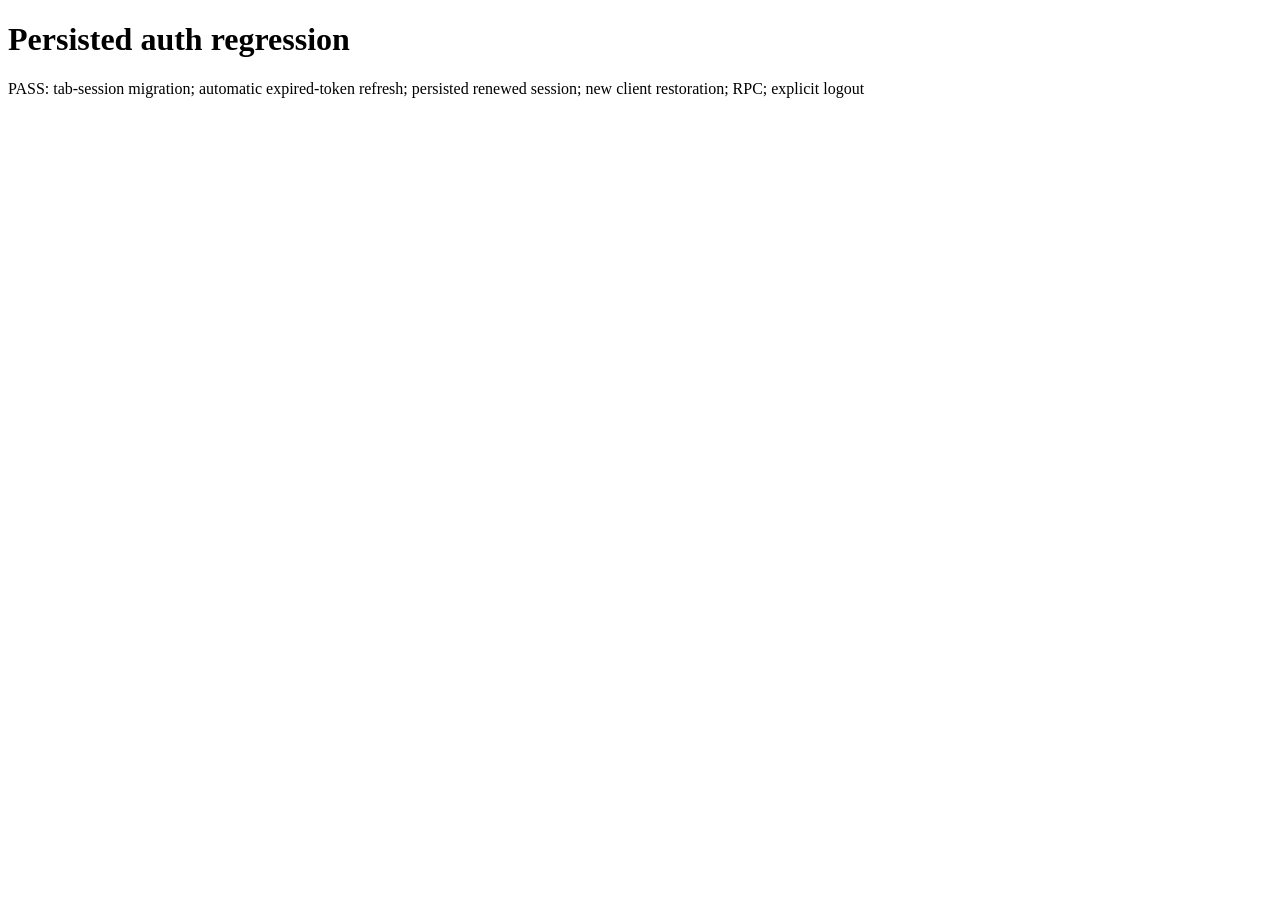
<file: bank-auth-tests.html>
<!doctype html><html lang="en"><meta charset="utf-8"><title>Persisted auth regression</title><body><h1>Persisted auth regression</h1><p id="result">Running…</p><script>
// Isolated in-memory browser storage and Auth transport. Never uses real credentials.
function memory(){let values={};return{getItem:k=>values[k]??null,setItem:(k,v)=>values[k]=String(v),removeItem:k=>delete values[k]}}Object.defineProperty(window,'localStorage',{value:memory()});Object.defineProperty(window,'sessionStorage',{value:memory()});
const id='00000000-0000-4000-8000-000000000001',fakeUser={id,email:'offline@example.invalid'},jwt=exp=>btoa(JSON.stringify({alg:'HS256',typ:'JWT'}))+'.'+btoa(JSON.stringify({sub:id,exp,role:'authenticated'}))+'.offline',expired={access_token:jwt(Math.floor(Date.now()/1000)-120),refresh_token:'offline-old',expires_at:Math.floor(Date.now()/1000)-120,expires_in:3600,token_type:'bearer',user:fakeUser};sessionStorage.setItem('mg-bank-session',JSON.stringify(expired));let refreshes=0;
window.fetch=async(url,options)=>{url=String(url);if(url.includes('/auth/v1/token')){refreshes++;return new Response(JSON.stringify({access_token:jwt(Math.floor(Date.now()/1000)+3600),refresh_token:'offline-new',expires_in:3600,token_type:'bearer',user:fakeUser}),{status:200,headers:{'Content-Type':'application/json'}})}if(url.includes('/auth/v1/logout'))return new Response('{}',{status:200});if(url.includes('/rest/v1/rpc/'))return new Response(JSON.stringify({ok:true}),{status:200,headers:{'Content-Type':'application/json'}});throw Error('Unexpected network route')};
</script><script src="./supabase.min.js"></script><script>
const realFactory=supabase.createClient;window.supabase={...supabase,createClient:(url,key,options)=>realFactory(url,key,{...options,auth:{...options.auth,storageKey:'mg-auth-offline-fixture',storage:{getItem:()=>localStorage.getItem('mg-bank-auth'),setItem:(k,v)=>localStorage.setItem('mg-bank-auth',v),removeItem:()=>localStorage.removeItem('mg-bank-auth')}}})};
</script><script src="./bank-auth.js"></script><script>
(async()=>{const assert=(x,m)=>{if(!x)throw Error(m)},s=await BankAuth.required();assert(s.user.id===id,'legacy session migration');assert(sessionStorage.getItem('mg-bank-session')===null,'old tab session removed');assert(refreshes===1,'expired session must refresh');assert(JSON.parse(localStorage.getItem('mg-bank-auth')).refresh_token==='offline-new','refreshed token persists');const other=supabase.createClient('https://qavxgdmiqtguplnamybd.supabase.co','sb_publishable_offline',{auth:{storageKey:'mg-bank-auth',persistSession:true,autoRefreshToken:true,detectSessionInUrl:false}});assert((await other.auth.getSession()).data.session.user.id===id,'new client restores session');assert((await BankAuth.rpc('offline',{},true)).ok,'authenticated RPC');await BankAuth.client.auth.signOut({scope:'local'});assert(!await BankAuth.session(),'explicit local logout');assert(localStorage.getItem('mg-bank-auth')===null,'logout removes persisted tokens');document.getElementById('result').textContent='PASS: tab-session migration; automatic expired-token refresh; persisted renewed session; new client restoration; RPC; explicit logout';other.auth.stopAutoRefresh();BankAuth.client.auth.stopAutoRefresh()})().catch(e=>document.getElementById('result').textContent='FAIL: '+e.stack);
</script></body></html>
</file>
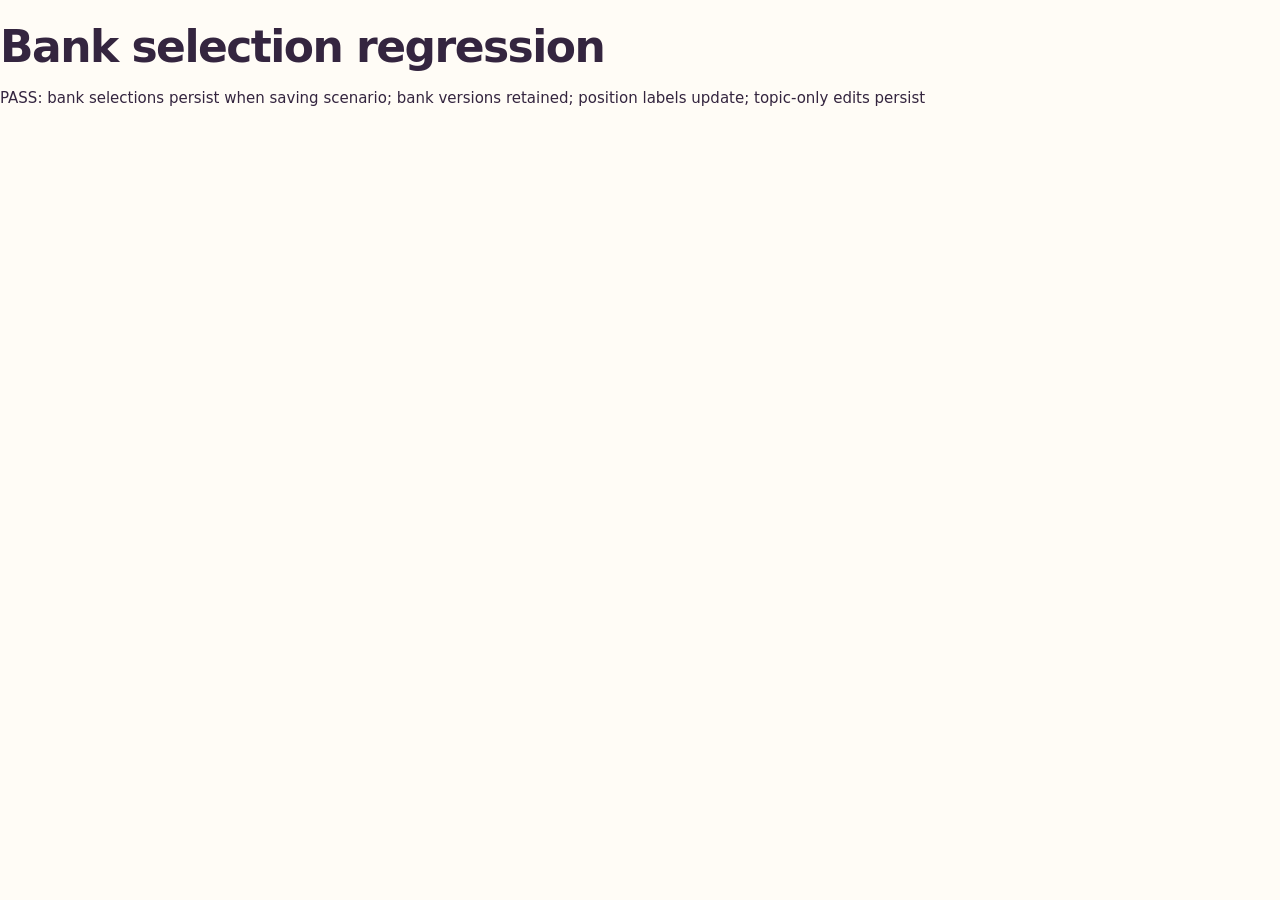
<file: bank-selection-tests.html>
<!doctype html><html lang="en"><meta charset="utf-8"><title>Bank selection regression</title><link rel="stylesheet" href="./platform-ui.css?v=candy-2"><script src="./platform-ui.js?v=candy-2"></script><body><h1>Bank selection regression</h1><p id="result">Running…</p><div id="test"></div><script>
// Offline UI fixture: no real accounts or game mutations.
let snapshots=[1,2].map(n=>({code:'1:'+n,theme:1,number:n,topic:'Topic',content:{title:'',condition:'',mode:'manual',key:'',kind:'standard',module_config:{}}})),saves=0,beforeSave;
const bankTask={id:'fixture-bank',version:2,content:{attachments:'optional',module_id:null,module_version:null,title:'Selected task',condition:'Bank condition',mode:'manual',key:'',kind:'standard',module_config:{}}},copy=x=>JSON.parse(JSON.stringify(x));
window.SavedGames={taskStatus:()=>({}),summary:()=>'',mount:(n,o)=>beforeSave=o.beforeSave};window.BankAuth={session:async()=>({user:{id:'offline'}}),mount:()=>{},rpc:async(name,{op,payload})=>{if(name==='mg_bank'&&op==='search')return[copy(bankTask)];if(name==='mg_tasks'){if(op==='save'){saves++;snapshots=copy(payload.rows)}return{rows:copy(snapshots),locked:false}}throw Error('Unexpected API')}};
</script><script src="./review-grid.js?v=candy-2"></script><script src="./cutting.js?v=candy-2"></script><script src="./task-manager.js?v=candy-2"></script><script>
(async()=>{const root=document.getElementById('test'),assert=(ok,m)=>{if(!ok)throw Error(m)},button=t=>[...root.querySelectorAll('button')].find(x=>x.textContent===t);TaskManager.mount(root,'ab','fixture','offline');await new Promise(r=>setTimeout(r,0));await button('Найти').onclick();await button('Выбрать для позиции 1:1').onclick();let chooser=root.querySelector('select[aria-label="Позиция задачи"]');chooser.value='1';chooser.onchange();assert(button('Выбрать для позиции 1:2'),'bank selection label follows current position');await button('Выбрать для позиции 1:2').onclick();await beforeSave();assert(saves===1,'scenario save persists selected bank tasks without separate task-save click');assert(snapshots.every(x=>x.content.condition==='Bank condition'&&x.bank_id==='fixture-bank'&&x.bank_version===2),'selected snapshots and versions persist');const topic=[...root.querySelectorAll('label')].find(x=>x.firstChild.textContent==='Название темы').querySelector('input');topic.value='Renamed topic';await beforeSave();assert(saves===2&&snapshots.every(x=>x.topic==='Renamed topic'),'topic-only change persists');document.getElementById('result').textContent='PASS: bank selections persist when saving scenario; bank versions retained; position labels update; topic-only edits persist';root.remove()})().catch(e=>document.getElementById('result').textContent='FAIL: '+e.stack);
</script></body></html>
</file>
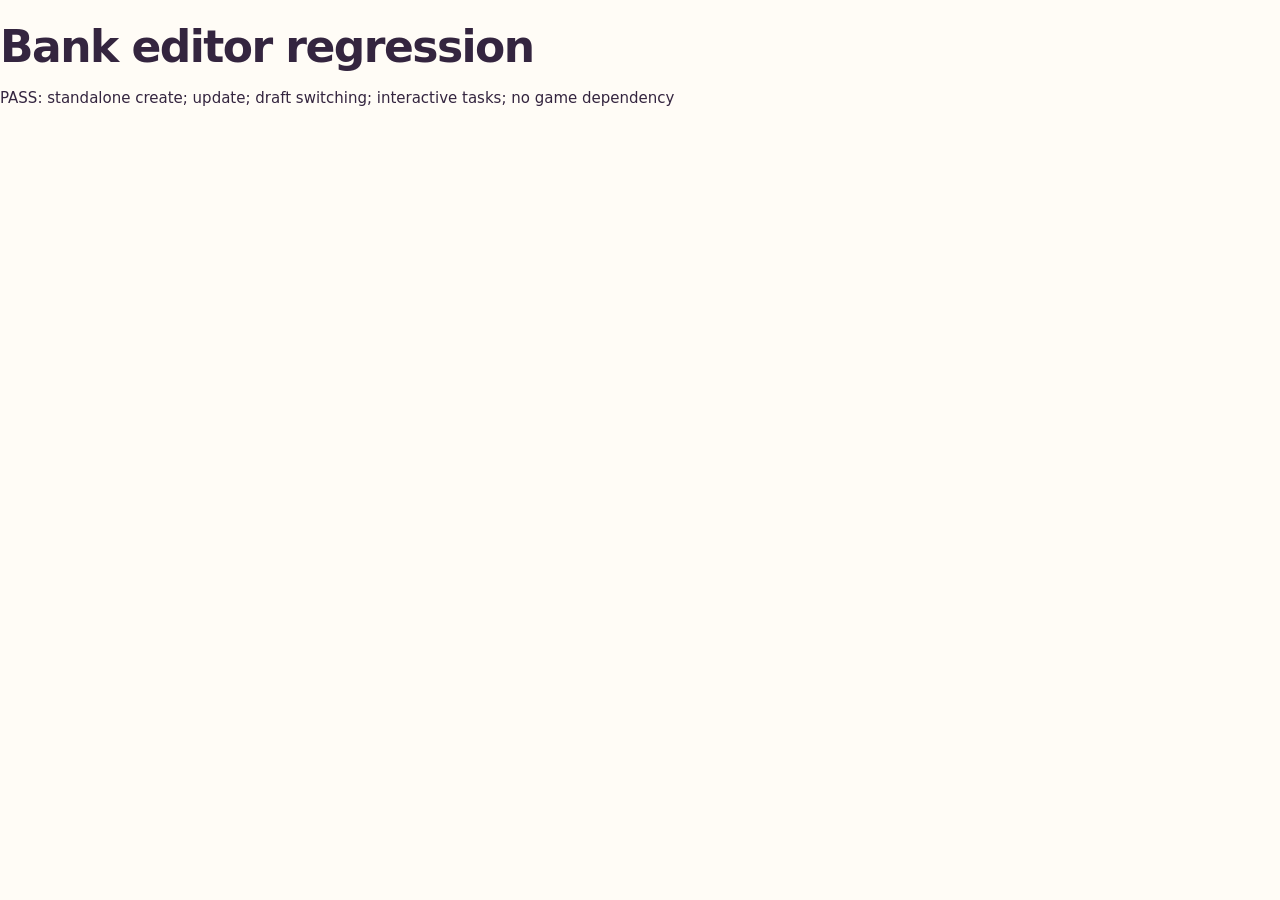
<file: bank-ui-tests.html>
<!doctype html><html lang="en"><meta charset="utf-8"><title>Bank editor regression</title><link rel="stylesheet" href="./platform-ui.css?v=candy-2"><script src="./platform-ui.js?v=candy-2"></script><body><h1>Bank editor regression</h1><p id="result">Running…</p><div id="test"></div><script>
// Offline adapter fixture: no accounts, network writes or production data.
let store=[],lastSave,serial=0;const user={user:{id:'fixture',email:'fixture@example.invalid'}};
window.BankAuth={session:async()=>user,required:async()=>user,mount:n=>{n.textContent='Offline test account'},rpc:async(name,{op,payload,rows})=>{if(name==='mg_bank_batch')return Promise.all(rows.map(r=>BankAuth.rpc('mg_bank',{op:'save',payload:r})));if(name!=='mg_bank')throw Error('Unexpected game API call in independent bank');if(op==='search')return store;if(op==='save'){lastSave=JSON.parse(JSON.stringify(payload));let old=store.find(x=>x.id===payload.id);const b={id:old?.id||String(++serial),version:(old?.version||0)+1,content:payload.content};store=store.filter(x=>x.id!==b.id).concat(b);return b}}};
</script><script src="./review-grid.js?v=candy-2"></script><script src="./cutting.js?v=candy-2"></script><script src="./task-manager.js?v=candy-2"></script><script>
(async()=>{const root=document.getElementById('test'),wait=()=>new Promise(r=>setTimeout(r,0)),assert=(ok,m)=>{if(!ok)throw Error(m)},find=t=>[...root.querySelectorAll('button')].find(b=>b.textContent===t),field=t=>[...root.querySelectorAll('label')].find(l=>l.firstChild.textContent===t).querySelector('input,textarea,select');TaskManager.mount(root,'bank',null,'');await wait();field('Название (для банка)').value='First';field('Условие · поддерживается LaTeX').value='2+2';field('Правильный ответ · только ведущему').value='4';await find('Сохранить задачу в банк').onclick();assert(store.length===1,'create standalone');await find('Открыть задачу').onclick();field('Условие · поддерживается LaTeX').value='3+3';field('Правильный ответ · только ведущему').value='6';await find('Сохранить изменения задачи').onclick();assert(lastSave.id==='1'&&store.length===1&&store[0].version===2,'edit must update same bank task');await find('Новая задача').onclick();field('Условие · поддерживается LaTeX').value='Second';await find('Сохранить задачу в банк').onclick();assert(store.length===2,'second draft');let chooser=root.querySelector('select[aria-label]');chooser.value='0';chooser.onchange();field('Условие · поддерживается LaTeX').value='Updated after switching';await find('Сохранить изменения задачи').onclick();assert(lastSave.id==='1'&&store.length===2,'selection must retain edit identity');field('Тип задания').value='cutting';field('Тип задания').onchange();await find('Сохранить изменения задачи').onclick();assert(lastSave.content.kind==='cutting','interactive bank task');assert(lastSave.content.module_config.cells.length===4,'interactive snapshot');assert(!find('Сохранить задачи игры'),'standalone must not call game API');document.getElementById('result').textContent='PASS: standalone create; update; draft switching; interactive tasks; no game dependency';root.remove()})().catch(e=>document.getElementById('result').textContent='FAIL: '+e.stack);
</script></body></html>
</file>
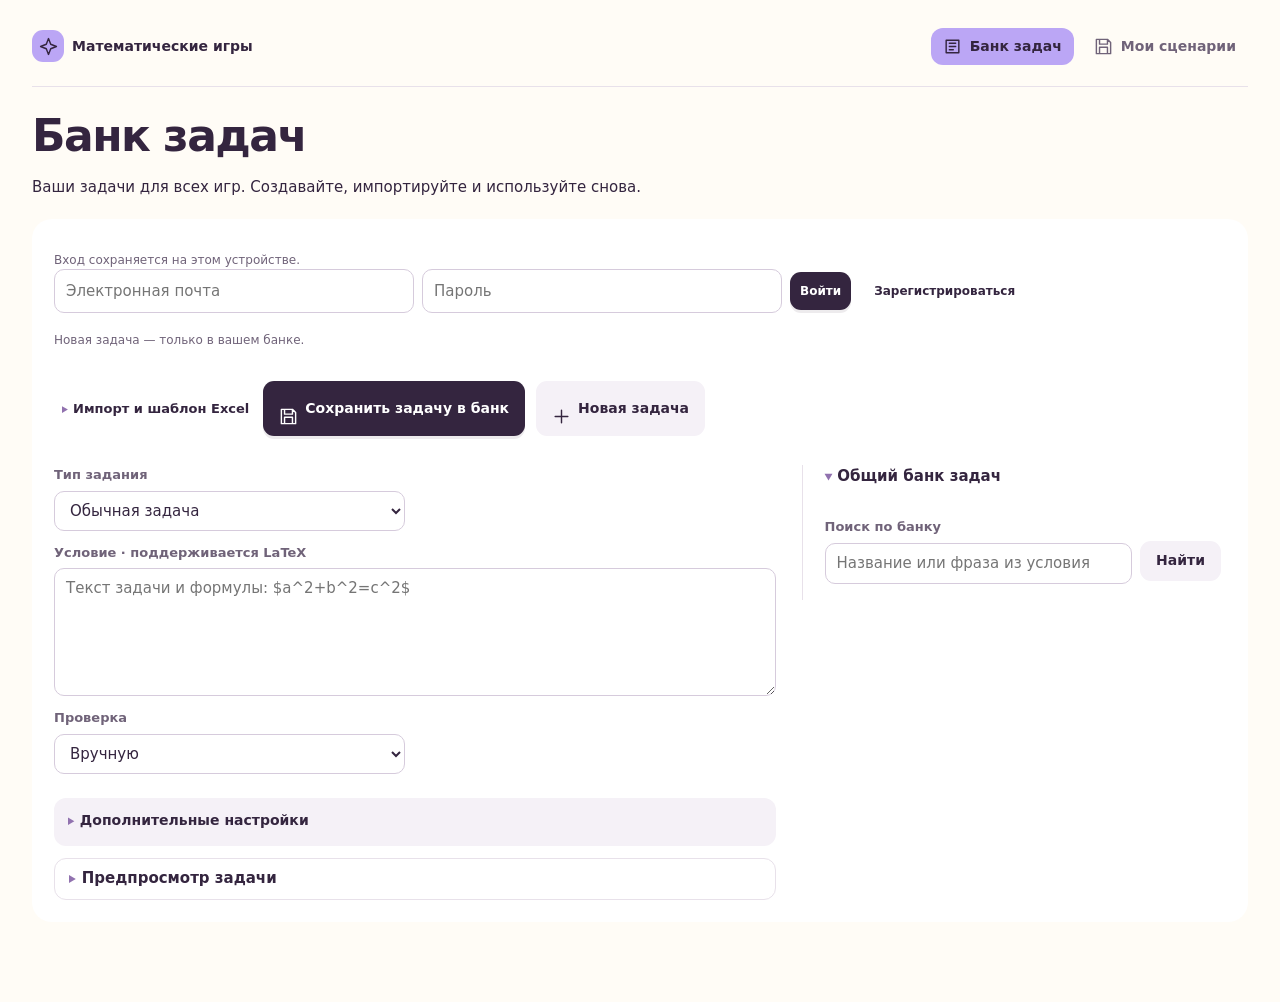
<file: bank.html>
<!doctype html><html lang="ru"><head><meta charset="utf-8"><meta name="viewport" content="width=device-width,initial-scale=1"><title>Банк задач · Математические игры</title><link rel="stylesheet" href="./katex.min.css"><script src="./katex.min.js"></script><script src="./auto-render.min.js"></script><script src="./cutting.js?v=candy-2"></script><script src="./review-grid.js?v=candy-2"></script><script src="./supabase.min.js"></script><script src="./bank-auth.js?v=candy-2"></script><script src="./saved-games.js?v=candy-2"></script><script src="./task-manager.js?v=candy-2"></script><style>*{box-sizing:border-box}body{margin:0;background:#f6f4ff;color:#27213c;font:17px system-ui,sans-serif}main{max-width:1000px;margin:40px auto;padding:24px}h1{font-size:clamp(30px,5vw,42px)}p{line-height:1.6}nav{display:flex;gap:20px;flex-wrap:wrap}a{color:#665091}section,article{padding:24px;background:white;border:1px solid #e6dff5;border-radius:20px;margin:20px 0}button,input,textarea,select{font:inherit;padding:10px;border:1px solid #d5cce4;border-radius:8px;max-width:100%}button{background:#665091;color:white;cursor:pointer;margin:5px 8px 5px 0}input{margin:5px}button:disabled{opacity:.6}[role=status]{color:#665091}details{margin:20px 0}.mg-manager{padding:0}.mg-manager>details{background:#f6f4ff;border-radius:12px;padding:20px}</style><link rel="stylesheet" href="./platform-ui.css?v=candy-2"><script src="./platform-ui.js?v=candy-2"></script></head><body><main><nav><a href="./">Математические игры</a><a href="./bank.html">Банк задач</a><a href="./saved-games.html">Мои сценарии</a></nav><h1>Банк задач</h1><p>Ваши задачи для всех игр. Создавайте, импортируйте и используйте снова.</p><section id="workspace"></section></main><script>TaskManager.mount(document.getElementById('workspace'),'bank',null,'');</script></body></html>
</file>
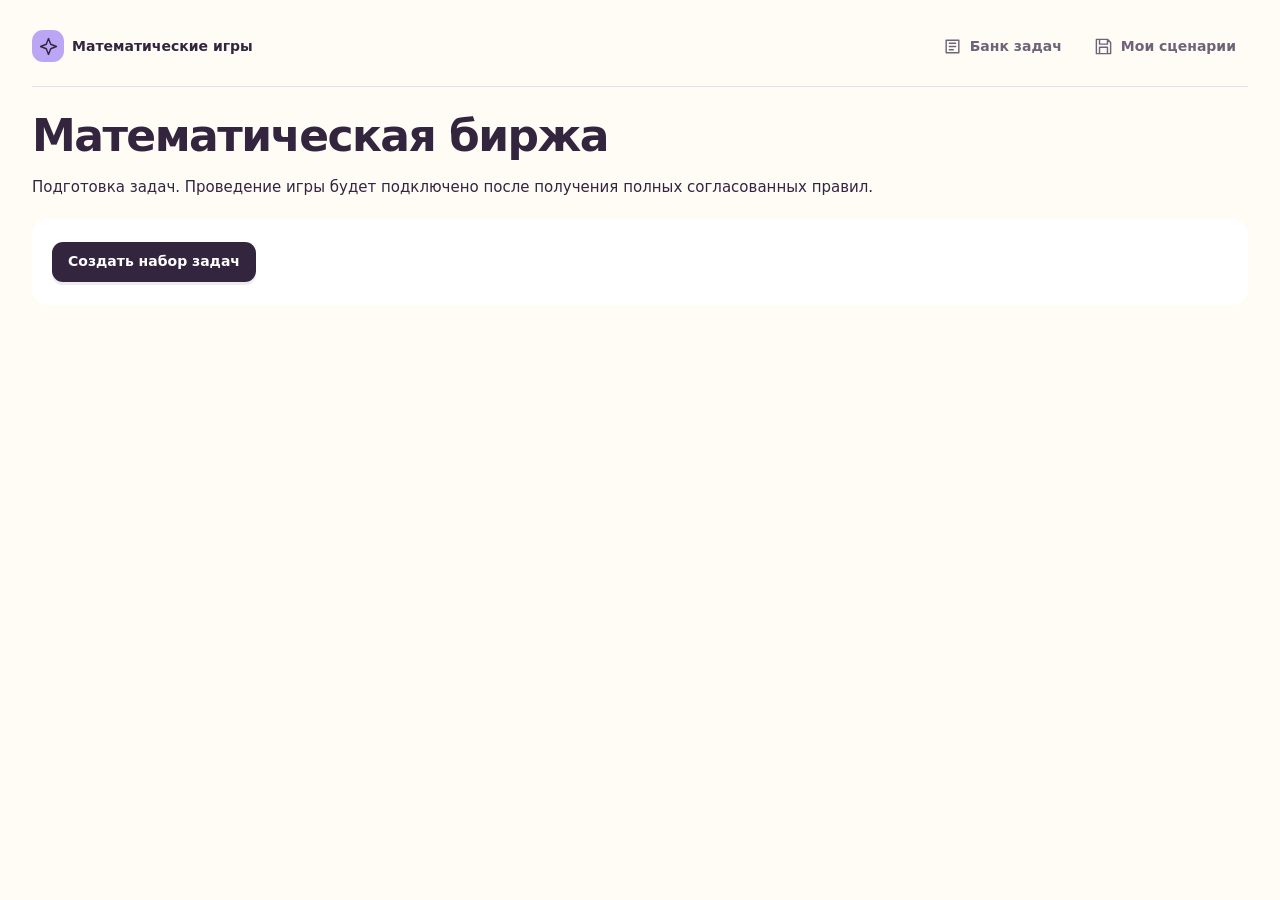
<file: birzha.html>
<!doctype html><html lang="ru"><head><meta charset="utf-8"><meta name="viewport" content="width=device-width, initial-scale=1"><title>Математическая биржа · Задачи</title><link rel="stylesheet" href="./katex.min.css"><script src="./katex.min.js"></script><script src="./auto-render.min.js"></script><script src="./cutting.js?v=candy-2"></script><script src="./review-grid.js?v=candy-2"></script><script src="./supabase.min.js"></script><script src="./bank-auth.js?v=candy-2"></script><script src="./saved-games.js?v=candy-2"></script><script src="./task-manager.js?v=candy-2"></script><script src="./attachments.js"></script><style>body{font:16px system-ui;color:#192844;background:#f1f5fb;margin:0}main{max-width:960px;margin:auto;padding:24px}section{background:white;padding:20px;border-radius:16px;margin:20px 0}button,input,select,textarea{font:inherit;padding:10px;border:1px solid #cbd5e1;border-radius:8px}button{cursor:pointer;background:#285bb6;color:white}a{color:#285bb6}#error{color:#9b1831}</style><link rel="stylesheet" href="./platform-ui.css?v=candy-2"><script src="./platform-ui.js?v=candy-2"></script></head><body><main><a href="./">Математические игры</a><h1>Математическая биржа</h1><p>Подготовка задач. Проведение игры будет подключено после получения полных согласованных правил.</p><section id="create"><button id="new">Создать набор задач</button></section><p id="error" role="status"></p><section id="tasks" hidden><p>Сохраните эту ссылку: она даёт доступ ведущего к набору.</p><input id="link" readonly aria-label="Ссылка ведущего"><div id="editor"></div></section></main><script>
const route=new URLSearchParams(location.hash.slice(1)),id=route.get('game'),token=route.get('host');if(id&&token){document.getElementById('create').hidden=true;document.getElementById('tasks').hidden=false;document.getElementById('link').value=location.href;TaskManager.mount(document.getElementById('editor'),'birzha',id,token)}document.getElementById('new').onclick=async()=>{try{const r=await TaskManager.call('mg_tasks',{k:'birzha',g:null,t:'',op:'create',payload:{}});location.hash=new URLSearchParams({game:r.id,host:r.hostToken});location.reload()}catch(e){document.getElementById('error').textContent=e.message}};
</script></body></html>
</file>
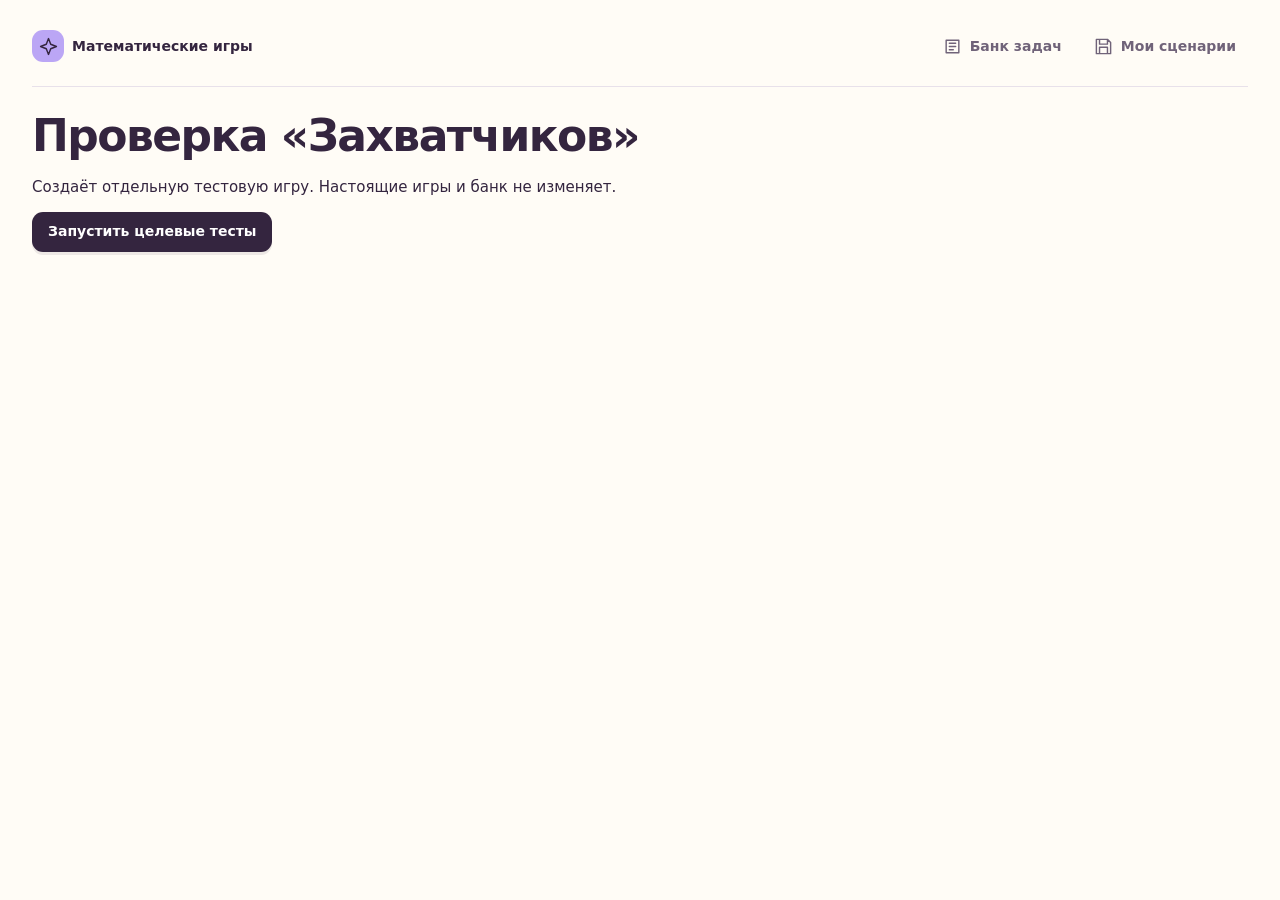
<file: invaders-browser-tests.html>
<!doctype html><html lang="ru"><head><meta charset="utf-8"><meta name="viewport" content="width=device-width,initial-scale=1"><title>Захватчики · целевые тесты</title><link rel="stylesheet" href="./platform-ui.css?v=candy-2"><script src="./platform-ui.js?v=candy-2"></script><script src="./supabase.min.js"></script><script src="./bank-auth.js?v=candy-2"></script><script src="./attachments.js?v=invaders-1"></script><script src="./xlsx.full.min.js"></script><script src="./task-manager.js?v=candy-2"></script></head><body><main><h1>Проверка «Захватчиков»</h1><p>Создаёт отдельную тестовую игру. Настоящие игры и банк не изменяет.</p><button id="run" class="mg-primary">Запустить целевые тесты</button><button id="finish" hidden>Завершить тестовую игру</button><pre id="out"></pre><div id="links"></div></main><script>
const out=document.getElementById('out'),log=s=>out.textContent+='\n'+s,assert=(b,m)=>{if(!b)throw Error(m)},rpc=(name,body)=>BankAuth.rpc(name,body);let fixture,stream;const op=(name,token,payload={})=>rpc('iv_api',{op:name,game:fixture.id,token,payload});
document.getElementById('run').onclick=async()=>{document.getElementById('run').disabled=true;try{
const board=[];for(let y=0;y<3;y++)for(let x=0;x<7;x++)board.push({x,y,price:3,start:y===1&&x===0?1:y===1&&x===6?2:null});fixture=await rpc('iv_api',{op:'create',payload:{title:'QA · Захватчики',names:['QA A','QA B'],width:7,height:3,counts:[3,3,1,1,1],board}});const g=fixture.id,h=fixture.hostToken;document.getElementById('finish').hidden=false;
let rows=(await rpc('ng_tasks',{k:'iv',g,t:h,op:'get'})).rows;rows.forEach(r=>r.content={condition:'Вычислите $1+0$.',mode:'number',key:'1',kind:'standard',attachments:'optional'});await rpc('ng_tasks',{k:'iv',g,t:h,op:'save',payload:{rows}});let s=await op('start',h),ta=s.links[0].token,tb=s.links[1].token;fixture={...fixture,ta,tb};const links=document.getElementById('links');for(const[label,key,value]of[['Ведущий','host',h],['Команда A','team',ta],['Команда B','team',tb]]){const a=document.createElement('a');a.href='invaders.html#'+new URLSearchParams({game:g,[key]:value});a.textContent=label;links.append(a,document.createElement('br'))}
await Promise.all([ta,tb].flatMap(t=>[1,2,3].map(code=>op('submit',t,{id:crypto.randomUUID(),code:String(code),answer:'1'}))));log('PASS: одинаковые задачи, автоматическая проверка и резерв');
async function payload(t,x,y,code){const state=await op('state',t),cell=state.map.find(c=>c.x===x&&c.y===y),answer=state.records.find(r=>r.code===String(code)&&r.status==='yes');return{id:crypto.randomUUID(),x,y,version:cell.version,tasks:[answer.id]}}
for(const[t,x,code]of[[ta,1,1],[ta,2,2],[tb,5,1],[tb,4,2]])await op('capture',t,await payload(t,x,1,code));
let received=0;const signal=s.signal;await new Promise((resolve,reject)=>{const timer=setTimeout(()=>reject(Error('Realtime subscription timeout')),15000);stream=BankAuth.client.channel('iv-test:'+crypto.randomUUID()).on('postgres_changes',{event:'UPDATE',schema:'public',table:'iv_signals',filter:'channel=eq.'+signal},()=>received++).subscribe(status=>{if(status==='SUBSCRIBED'){clearTimeout(timer);resolve()}else if(status==='CHANNEL_ERROR'){clearTimeout(timer);reject(Error('Realtime channel error'))}})});log('PASS: подключение Realtime');
const pa=await payload(ta,3,1,3),pb=await payload(tb,3,1,3),race=await Promise.allSettled([op('capture',ta,pa),op('capture',tb,pb)]);assert(race.filter(r=>r.status==='fulfilled').length===1,'must have exactly one winner');const winner=race[0].status==='fulfilled'?ta:tb,loser=winner===ta?tb:ta;const winnerState=await op('state',winner),loserState=await op('state',loser);assert(winnerState.stocks[winnerState.me.id].length===0,'winner must spend one task');assert(loserState.stocks[loserState.me.id].length===1,'loser must not spend');assert(winnerState.map.find(c=>c.x===3&&c.y===1).bid===1,'bid must remain one');log('PASS: одновременные захваты — один победитель, второй без списания');
await op('capture',winner,winner===ta?pa:pb);assert((await op('state',winner)).stocks[winnerState.me.id].length===0,'retry must not spend twice');log('PASS: повтор запроса не дублирует списание');
const start=Date.now();while(!received&&Date.now()-start<15000)await new Promise(r=>setTimeout(r,100));assert(received>0,'Realtime update was not delivered');log('PASS: изменение поля получено по Realtime');
const form=new FormData();for(const[k,v]of Object.entries({kind:'iv',game:g,token:ta,code:'4'}))form.append(k,v);form.append('file',new Blob(['%PDF-1.4\nQA solution\n%%EOF'],{type:'application/pdf'}),'iv-fixture.pdf');const file=await Attachments.request(form);await op('submit',ta,{id:crypto.randomUUID(),code:'4',answer:'1',files:[file.id]});const signed=await Attachments.request({op:'get',kind:'iv',game:g,token:h,id:file.id});assert((await(await fetch(signed.url)).text()).startsWith('%PDF-'),'stored PDF bytes');let denied=false;try{await Attachments.request({op:'get',kind:'iv',game:g,token:tb,id:file.id})}catch(e){denied=true}assert(denied,'other team must not read file');log('PASS: файл загружен, доступен ведущему и закрыт другой команде');
const state=await op('state',ta);assert(state.tasks.every(t=>!t.content||!Object.hasOwn(t.content,'key')),'keys must remain private');assert(!Object.keys(state.stocks).includes(loserState.me.id)||state.me.id===loserState.me.id,'other inventory identities private');
window.GameDefinitions={iv:{fields:[['price','Стоимость']],rules:'Задачи: 3, 5, 8, 11, 15'}};const write=XLSX.writeFile;let book;XLSX.writeFile=b=>book=b;await TaskManager.exportTemplate('iv',rows);XLSX.writeFile=write;const reread=XLSX.read(XLSX.write(book,{type:'array',bookType:'xlsx'}),{type:'array'}),exported=XLSX.utils.sheet_to_json(reread.Sheets['Задачи']);assert(exported.length===9&&new Set(exported.map(r=>r['Стоимость'])).size===5,'template tiers');log('PASS: Excel-шаблон содержит все пять стоимостей');log('ALL TARGETED TESTS PASS');
}catch(e){log('FAIL: '+e.stack)}finally{if(stream)BankAuth.client.removeChannel(stream)}};
document.getElementById('finish').onclick=async()=>{await op('finish',fixture.hostToken);log('Тестовая игра завершена; действует штатная очистка.');document.getElementById('finish').disabled=true};
</script></body></html>
</file>
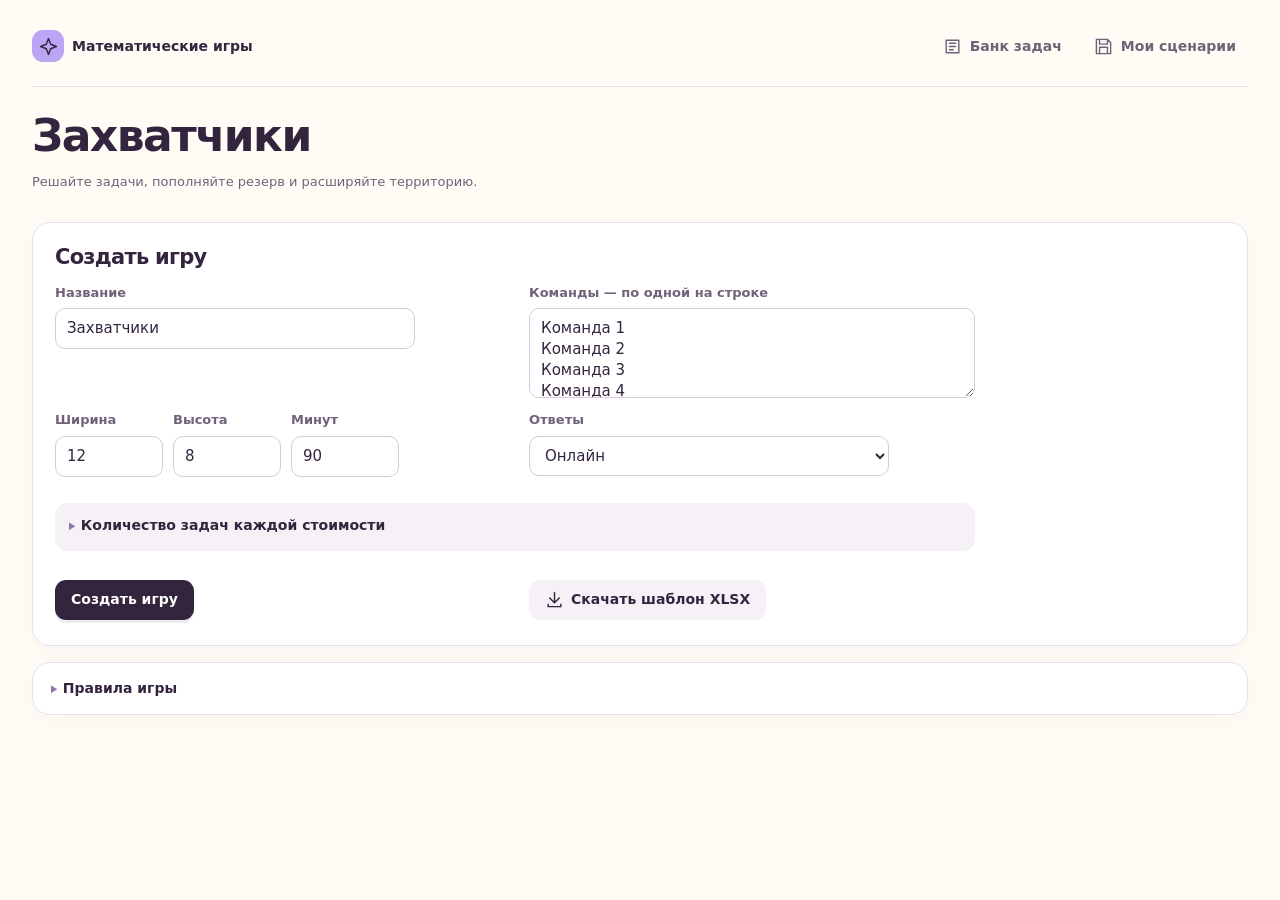
<file: invaders.html>
<!doctype html><html lang="ru"><head><meta charset="utf-8"><meta name="viewport" content="width=device-width,initial-scale=1"><meta name="referrer" content="no-referrer"><title>Захватчики · Математические игры</title><link rel="stylesheet" href="./katex.min.css"><script src="./katex.min.js"></script><script src="./auto-render.min.js"></script><script src="./cutting.js?v=candy-2"></script><script src="./supabase.min.js"></script><script src="./bank-auth.js?v=candy-2"></script><script src="./review-grid.js?v=paper-grid-1"></script><script src="./saved-games.js?v=invaders-1"></script><script src="./new-game-definitions.js"></script><script src="./task-manager.js?v=candy-2"></script><script src="./task-tools.js?v=candy-2"></script><script src="./attachments.js?v=invaders-1"></script><link rel="stylesheet" href="./platform-ui.css?v=candy-2"><script src="./platform-ui.js?v=candy-2"></script><style>
#iv-create-form>.mg-wide{grid-column:1/-1}.iv-layout{display:grid;grid-template-columns:minmax(0,1.65fr) minmax(270px,1fr);gap:20px;align-items:start}.iv-map-scroll{overflow:auto;max-height:72vh;border:1px solid var(--line);border-radius:12px;background:white}.iv-map{display:grid;grid-template-columns:repeat(var(--columns),minmax(42px,1fr));min-width:calc(var(--columns)*42px);gap:2px;padding:5px}.iv-map button{position:relative;border:1px solid #D8CEDF!important;border-radius:6px!important;background:var(--owner,#FAF7FC)!important;color:var(--plum)!important;margin:0!important;min-height:46px!important;padding:12px 3px 6px!important;font-size:12px!important;line-height:1!important;overflow:hidden}.iv-map .iv-price{position:absolute;top:3px;right:4px;font-size:10px;font-weight:700}.iv-map .iv-coordinate{position:absolute;top:3px;left:3px;font-size:8px;font-weight:500;opacity:.7}.iv-map .iv-owner{font-size:12px;font-weight:800}.iv-map .iv-bid{font-size:10px;position:absolute;bottom:3px;right:4px}.iv-map button.iv-selected{outline:3px solid #73519D;outline-offset:-3px}.iv-map button.iv-protected:after{content:'•';position:absolute;bottom:1px;left:5px;font-size:15px}.iv-legend{display:flex;gap:10px;flex-wrap:wrap;font-size:12px;margin:10px 0}.iv-legend span{display:inline-flex;align-items:center;gap:5px}.iv-swatch{display:inline-block;width:13px;height:13px;border-radius:4px}.iv-stock-list{max-height:260px;overflow:auto;margin:10px 0}.iv-stock-list label{display:flex;flex-direction:row;align-items:center;margin:0;padding:8px 4px;border-bottom:1px solid var(--line);color:var(--plum)}.iv-map-toolbar{display:flex;align-items:end;gap:14px;flex-wrap:wrap}.iv-map-toolbar label{margin:0}.iv-map-toolbar select{max-width:240px}.iv-status{font-size:12px;color:var(--muted)}#iv-task-view{margin:12px 0;line-height:1.7}#iv-answer{min-height:90px}#iv-target:empty{display:none}#iv-map-caption{font-size:12px;color:var(--muted)}.iv-score{font-size:26px;font-weight:850}.iv-cell-description{font-size:14px}#iv-game .card{min-width:0}#iv-pending{background:var(--wait-bg);padding:10px;border-radius:10px;font-size:13px}#iv-controls button{margin-top:6px}@media(max-width:850px){.iv-layout{grid-template-columns:1fr}.iv-map-scroll{max-height:60vh}}@media(max-width:540px){.iv-map button{min-height:44px!important}.iv-map{grid-template-columns:repeat(var(--columns),42px)}.iv-stock-list{max-height:220px}}
</style></head><body><main><nav></nav><header><div><h1>Захватчики</h1><p id="iv-title" class="muted">Решайте задачи, пополняйте резерв и расширяйте территорию.</p></div><div><div id="clock"></div><div id="phase" class="muted"></div></div></header><p id="iv-message" role="status" aria-live="polite"></p>
<section id="iv-create" class="card"><h2>Создать игру</h2><form id="iv-create-form" class="mg-create-form"><label>Название<input id="iv-name" value="Захватчики" maxlength="100"></label><label>Команды — по одной на строке<textarea id="iv-names">Команда 1
Команда 2
Команда 3
Команда 4
Команда 5
Команда 6</textarea></label><div class="row"><label>Ширина<input id="iv-width" type="number" min="3" max="30" value="12"></label><label>Высота<input id="iv-height" type="number" min="3" max="30" value="8"></label><label>Минут<input id="iv-minutes" type="number" min="1" max="1440" value="90"></label></div><label>Ответы<select id="iv-delivery"><option value="true">Онлайн</option><option value="false">На листочках ведущему</option></select></label><details class="mg-wide mg-advanced"><summary>Количество задач каждой стоимости</summary><div class="mg-fields" id="iv-counts"></div></details><button class="mg-primary" type="submit">Создать игру</button><button id="iv-template" type="button">Скачать шаблон XLSX</button></form></section>
<div id="iv-game" hidden><section id="iv-controls" class="card" hidden><div class="row"><button id="iv-start" class="mg-primary">Начать игру</button><button id="iv-finish" class="mg-danger">Завершить игру</button></div><details><summary>Личные ссылки и табло</summary><div id="iv-links"></div></details><details id="iv-editor"><summary>Задачи и ключи ответов</summary><p>В режиме «На листочках ведущему» условия и ключи загружать не нужно. Достаточно количества и стоимости задач.</p><div id="iv-manager"></div></details></section>
<div class="iv-layout"><section class="card"><h2>Общее поле <span id="iv-network" class="iv-status"></span></h2><div id="iv-edit-tools" class="iv-map-toolbar" hidden><label>Инструмент<select id="iv-tool"><option value="price">Стоимость клетки</option><option value="start">Старт команды</option></select></label><label id="iv-price-label">Стоимость<input id="iv-paint-price" type="number" min="1" max="15" value="3"></label><label id="iv-start-label" hidden>Команда<select id="iv-start-team"></select></label><p class="muted">Нажмите клетку. Поле фиксируется при старте.</p></div><div id="iv-legend" class="iv-legend"></div><div class="iv-map-scroll"><div id="iv-map" class="iv-map" role="group" aria-label="Общее поле захватов"></div></div><p id="iv-map-caption">Вверху — стоимость клетки, внизу — число потраченных задач. ★ — старт; • — защита чужого старта.</p></section>
<section id="iv-action-panel" class="card" hidden><label id="iv-act-team-label" hidden>Действия за команду<select id="iv-act-team"></select></label><h2 id="iv-team-name"></h2><p id="iv-reserve-summary"></p><div id="iv-target" class="iv-cell-description"></div><div id="iv-stock-list" class="iv-stock-list"></div><button id="iv-capture" class="mg-primary" disabled>Захватить клетку</button><div id="iv-pending" hidden><p>Захват не подтверждён. Повтор отправит тот же запрос.</p><button id="iv-retry-capture">Повторить захват</button></div><p id="iv-capture-note" class="muted"></p>
<details id="iv-task-panel"><summary>Решить задачу</summary><label>Задача<select id="iv-task"></select></label><p id="iv-task-status" class="iv-status"></p><div id="iv-task-view"></div><div id="iv-answer-form"><label>Ответ<textarea id="iv-answer" maxlength="6000"></textarea></label><button id="iv-send" class="mg-primary">Отправить ответ</button><button id="iv-retry-answer" hidden>Повторить отправку</button></div></details><details><summary>Отправки и комментарии</summary><div id="iv-own-history"></div></details></section></div>
<section class="card"><h2>Табло</h2><div id="iv-scoreboard" class="scroll"></div></section><section id="iv-review" class="card" hidden><h2>Проверка решений</h2><div id="iv-review-matrix"></div></section><div id="iv-paper"></div></div>
<details class="card"><summary>Правила игры</summary><p>У команд одинаковые задачи стоимостью 3, 5, 8, 11 и 15. Одна попытка на задачу. Верные непотраченные задачи образуют резерв.</p><p>Свободная клетка стоит одну задачу не дешевле её стоимости. Для перезахвата нужно на одну задачу больше предыдущей ставки; каждая также не дешевле клетки. Задачи прежнего владельца не возвращаются. Захватывать можно только по стороне своей территории.</p><p>Чужие старты и четыре соседние по стороне клетки защищены. Места определяются суммой стоимостей принадлежащих команде клеток, включая старт. Оценку уже потраченной задачи изменить нельзя.</p></details></main><script src="./invaders.js?v=paper-grid-1"></script></body></html>
</file>
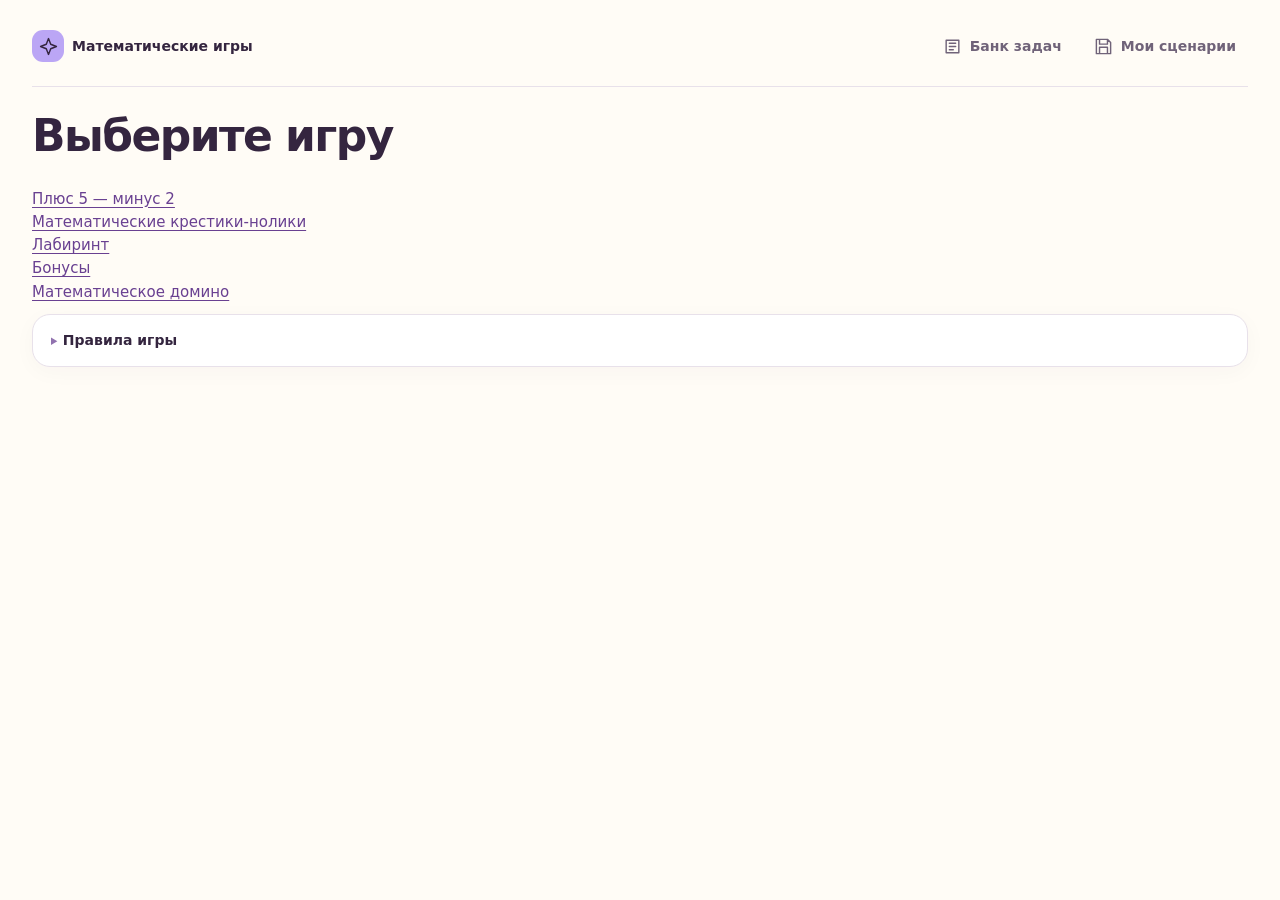
<file: new-games.html>
<!doctype html><html lang="ru"><head><meta charset="utf-8"><meta name="viewport" content="width=device-width,initial-scale=1"><title>Математические игры</title><link rel="stylesheet" href="./katex.min.css"><script src="./katex.min.js"></script><script src="./auto-render.min.js"></script><script src="./cutting.js?v=candy-2"></script><script src="./supabase.min.js"></script><script src="./bank-auth.js?v=candy-2"></script><script src="./review-grid.js?v=paper-grid-1"></script><script src="./saved-games.js?v=candy-2"></script><script src="./new-game-definitions.js"></script><script src="./task-manager.js?v=candy-2"></script><script src="./attachments.js?v=new-games-1"></script><style>
*{box-sizing:border-box}body{margin:0;background:#f6f4ff;color:#27213c;font:16px/1.5 system-ui,sans-serif}main{max-width:1260px;margin:30px auto;padding:22px}nav,header,.row{display:flex;align-items:center;gap:14px;flex-wrap:wrap}header{justify-content:space-between}a{color:#665091}h1{font-size:clamp(28px,4vw,40px);margin:15px 0}h2{font-size:22px;margin:0 0 12px}p{overflow-wrap:anywhere}section.card,details.card,article{background:white;border:1px solid #e6dff5;border-radius:20px;padding:22px;margin:18px 0}summary{cursor:pointer;font-weight:650}button,input,textarea,select{font:inherit;border:1px solid #d5cde3;border-radius:9px;padding:10px;max-width:100%}button{cursor:pointer;background:#665091;color:white;margin:4px 6px 4px 0}button:disabled{opacity:.5;cursor:default}input:not([type=checkbox]),select,textarea{display:block;width:100%}label{display:block;margin:12px 0}textarea{min-height:85px}small,.muted{color:#6e667b}.clock{font-size:30px;font-variant-numeric:tabular-nums;font-weight:750}.notice{background:#eee9f8;padding:13px;border-radius:10px}.grid{display:grid;grid-template-columns:repeat(auto-fit,minmax(260px,1fr));gap:16px}.task-grid{display:grid;gap:5px;grid-template-columns:repeat(4,minmax(0,1fr))}.task-grid.xo{grid-template-columns:repeat(5,minmax(0,1fr))}.task-grid button{margin:0;min-height:65px;padding:6px;background:#eeeaf6;color:#403154;overflow-wrap:anywhere}.task-grid button.yes{background:#d9f1e3;color:#175b36}.task-grid button.no{background:#f9dddd;color:#922b38}.task-grid button.pending{background:#fff0bd;color:#715600}.task-grid button small{display:block;font-size:11px}.task-grid button.chosen{outline:3px solid #665091}.task-grid .locked{background:#f2f2f2;color:#777}.board-table{border-collapse:collapse;width:100%}.board-table th,.board-table td{text-align:left;border-bottom:1px solid #e9e4f2;padding:10px}.scroll{overflow:auto}.pool{display:flex;flex-wrap:wrap;gap:8px}.pool button{min-width:75px;background:#fff;color:#403154;border:2px solid #665091;font-size:22px}.pool button[disabled]{border-color:#b6afc3}.pool small{font-size:12px;display:block}.badge{display:inline-block;background:#eee9f8;border-radius:9px;padding:5px 10px}.record{border-bottom:1px solid #eee;padding:10px 0}#message{min-height:25px;color:#83364c}#composer{scroll-margin:20px}#task-content svg{max-width:100%;height:auto}#task-content{overflow:auto}details[hidden],[hidden]{display:none!important}@media(max-width:600px){main{padding:12px}section.card,details.card,article{padding:15px}.clock{font-size:24px}.task-grid button{min-height:58px;font-size:14px}}
</style><link rel="stylesheet" href="./platform-ui.css?v=candy-2"><script src="./platform-ui.js?v=candy-2"></script></head><body><main><nav><a href="./">Математические игры</a><a href="./bank.html">Банк задач</a><a href="./saved-games.html">Мои сценарии</a></nav><header><h1 id="heading"></h1><div><div id="clock" class="clock"></div><div id="phase" class="muted"></div></div></header><p id="intro"></p><p id="message" role="status" aria-live="polite"></p><section id="create" class="card"><h2>Создать игру</h2><form id="create-form" class="mg-create-form"><label>Название<input id="title" maxlength="100"></label><label>Команды — по одной на строке<textarea id="names">Команда 1
Команда 2
Команда 3</textarea></label><div class="row"><label>Время, минут<input id="minutes" type="number" min="1" max="1440" value="90"></label><label id="count-label">Количество задач<input id="count" type="number" min="1" max="1000" value="12"></label><label id="pip-label">Максимальное число на костяшке<input id="max-pip" type="number" min="1" max="12" value="6"></label></div><label>Режим сдачи<select id="delivery"><option value="true">Онлайн — команды отправляют ответы</option><option value="false">В аудитории — ответы на листочках</option></select></label><button type="submit">Создать игру</button><button type="button" id="template">Скачать шаблон XLSX</button></form><div id="recent"></div></section><div id="game" hidden><section id="host" class="card" hidden><h2>Ведущий</h2><p id="config-summary"></p><div class="row"><button id="start">Начать игру</button><button id="finish">Завершить игру</button></div><details><summary>Личные ссылки команд и табло</summary><div id="links"></div></details></section><details id="task-editor" class="card" hidden><summary>Задачи и ключи ответов</summary><div id="manager"></div></details><section id="host-review" class="card" hidden><h2>Проверка решений</h2><p>Нажмите клетку, чтобы проверить решение или вернуть задачу команде.</p><div id="review-matrix"></div><details><summary>История отправок и отдельные попытки</summary><div id="host-history"></div></details></section><section id="participant" class="card" hidden><h2 id="team-name"></h2><p id="delivery-note"></p><label id="paper-team-label" hidden>Команда для ввода с листочка<select id="paper-team"></select></label><p id="team-progress"></p><div id="bonus-inventory" class="notice" hidden></div><div id="pool" class="pool" hidden></div><div id="task-grid" class="task-grid"></div><section id="composer" hidden><h3 id="task-title"></h3><p id="task-status" class="notice"></p><div id="task-content"></div><div id="answer-form"><label>Ответ<textarea id="answer" maxlength="6000"></textarea></label><label id="example-label" hidden>Пример реализации<textarea id="example" maxlength="6000"></textarea></label><label id="bonus-label" hidden>Бонусный бланк<select id="bonus"></select></label><div id="paper-verdict" hidden><label>Проверка решения с листочка<select id="verdict"><option value="yes">Верно</option><option value="no">Неверно</option><option value="pending">На проверке</option></select></label></div><button id="send">Отправить ответ</button><button id="retry" hidden>Повторить неподтверждённую отправку</button></div></section><details><summary>Отправки команды</summary><div id="my-history"></div></details></section><section class="card"><h2>Табло</h2><div id="scoreboard" class="scroll"></div><details><summary>Поля команд</summary><div id="public-fields" class="grid"></div></details></section></div><details class="card"><summary>Правила игры</summary><p id="rules"></p></details></main><script src="./new-games.js?v=paper-grid-1"></script></body></html>
</file>
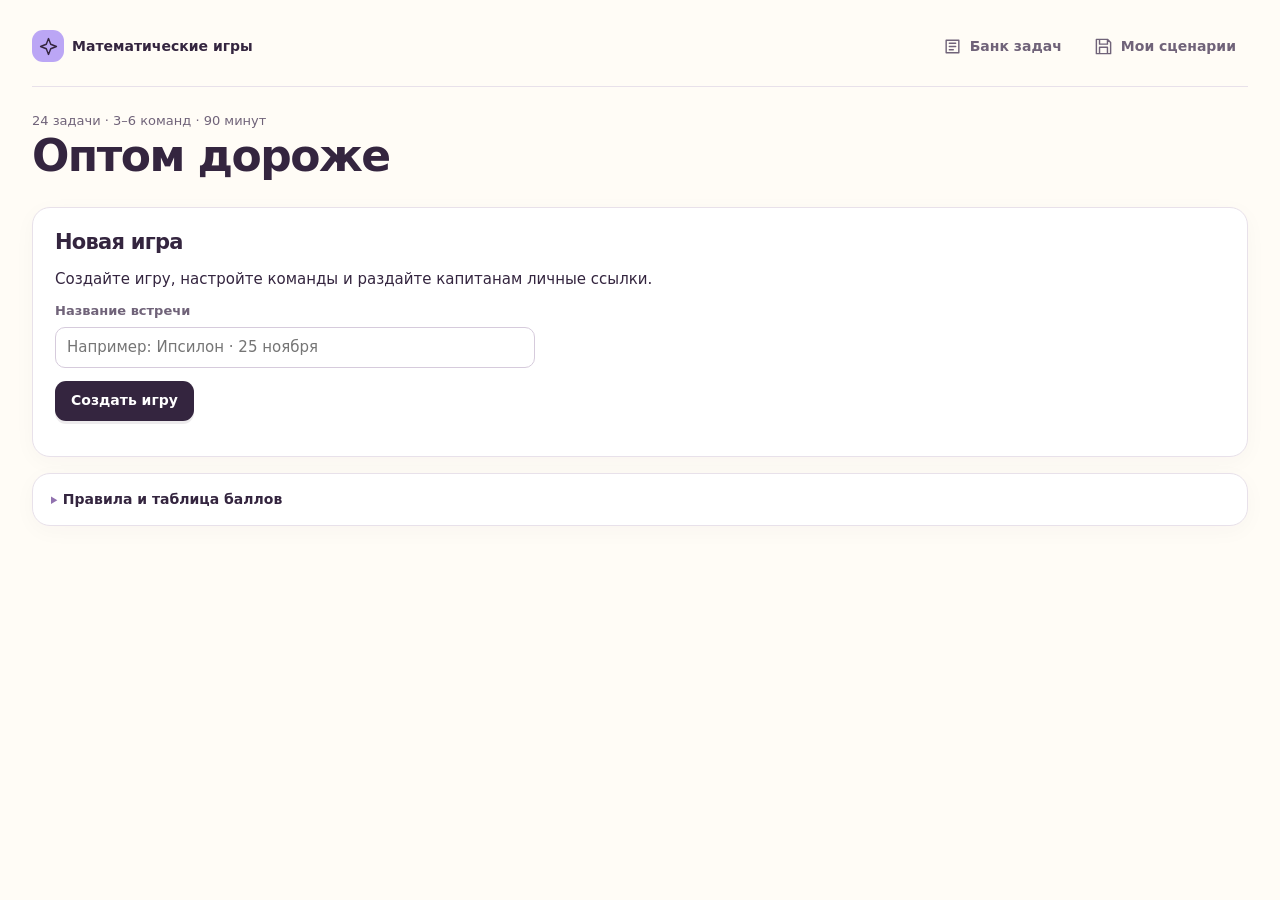
<file: optom-dorozhe.html>
<!doctype html>
<html lang="ru"><head><meta charset="utf-8"><meta name="viewport" content="width=device-width,initial-scale=1"><meta name="referrer" content="no-referrer"><title>Оптом дороже · Математические игры</title>
<style>
*{box-sizing:border-box}body{margin:0;background:#f4f5f1;color:#243c34;font:16px system-ui,sans-serif}main{max-width:1160px;margin:auto;padding:24px}header,.row{display:flex;align-items:center;justify-content:space-between;gap:12px;flex-wrap:wrap}h1{font-size:clamp(28px,5vw,44px);margin:8px 0}h2{font-size:22px;margin:0 0 16px}.card{background:white;border:1px solid #e0e5df;border-radius:18px;padding:22px;margin:18px 0}button,.button{font:inherit;background:#285f4d;color:white;border:0;border-radius:9px;padding:11px 16px;cursor:pointer;text-decoration:none;display:inline-block}button:disabled{opacity:.45;cursor:default}.alt{background:#e9eee9;color:#243c34}.bad{background:#a04438}input,select,textarea{font:inherit;border:1px solid #bac9c0;border-radius:8px;padding:10px;max-width:100%}textarea{width:100%;min-height:100px}label{display:block}a{color:#285f4d;overflow-wrap:anywhere}.muted,small{color:#66766d;font-size:14px}small{display:block}#clock{font-size:32px;font-weight:700;font-variant-numeric:tabular-nums}#message{white-space:pre-wrap;color:#98432e;margin:12px 0}table{border-collapse:collapse;width:100%}th,td{padding:12px 8px;border-bottom:1px solid #e3e9e4;text-align:left}.score{font-weight:700;font-size:25px}.scroll{overflow:auto}.row{justify-content:flex-start;margin:12px 0}.answer{flex:1;min-width:140px}.packet{border-top:1px solid #e3e9e4;padding:16px 0}.yes{color:#1d7443}.no{color:#a04438}.pending{color:#926a15}.cancelled{opacity:.5;text-decoration:line-through}.links input{width:100%;font-size:13px}.taskrow{display:grid;grid-template-columns:40px 2fr 140px 2fr;gap:8px;align-items:start;margin:8px 0}.taskrow textarea{min-height:48px;height:48px}.pill{border-radius:8px;background:#f1f3ec;padding:5px 9px}dialog{border:0;border-radius:16px;max-width:96vw;width:1000px}dialog::backdrop{background:#152820bb}dialog img{max-width:100%;max-height:65vh;display:block;margin:12px auto}.photojudges{max-height:20vh;overflow:auto}details summary{cursor:pointer;font-weight:600}#connection{min-height:20px}#board table{min-width:520px}[hidden]{display:none!important}@media(max-width:620px){main{padding:12px}.card{padding:15px}.taskrow{grid-template-columns:32px 1fr}.taskrow select,.taskrow input{grid-column:2}td,th{padding:9px 5px}#clock{font-size:25px}}
</style><script src="./task-tools.js?v=candy-2"></script><script src="./review-grid.js?v=paper-grid-1"></script><link rel="stylesheet" href="./katex.min.css"><script src="./katex.min.js"></script><script src="./auto-render.min.js"></script><script src="./cutting.js?v=candy-2"></script><script src="./supabase.min.js"></script><script src="./bank-auth.js?v=candy-2"></script><script src="./saved-games.js?v=candy-2"></script><script src="./task-manager.js?v=candy-2"></script><script src="./attachments.js"></script><link rel="stylesheet" href="./platform-ui.css?v=candy-2"><script src="./platform-ui.js?v=candy-2"></script></head><body><main>
<a href="./">← Математические игры</a>
<header><div><small>24 задачи · 3–6 команд · 90 минут</small><h1>Оптом дороже</h1><span id="gameTitle" class="muted"></span></div><div id="clock">—</div></header>
<div id="message" role="status" aria-live="polite"></div><div id="connection" class="muted"></div>
<section id="lobby" class="card" hidden><h2>Новая игра</h2><p>Создайте игру, настройте команды и раздайте капитанам личные ссылки.</p><label>Название встречи <input id="title" maxlength="100" placeholder="Например: Ипсилон · 25 ноября"></label><div class="row"><button id="create">Создать игру</button></div><div id="saved"></div></section>
<section id="host" hidden>
<div class="card"><h2>Ведущий</h2><details id="settings" open><summary>Команды и задачи</summary><div class="row"><label style="width:100%">Названия команд — 3–6 строк<textarea id="names" rows="3">Команда 1
Команда 2
Команда 3</textarea></label><button id="saveTeams">Сохранить команды и получить ссылки</button></div><p class="muted">Повторное сохранение команд обновляет их ссылки.</p><div class="scroll"><div id="tasks"></div></div><button id="saveTasks">Сохранить задачи и ключи</button></details>
<div class="row"><button id="start">Старт: 90 минут</button><button id="close" class="bad">Закрыть приём</button></div><details class="mg-host-extras"><summary>Дополнительные действия</summary><button id="new" class="alt">Новая игра с копией ключей</button><button id="export" class="alt">Скачать результаты</button></details><details><summary>Ссылки команд и табло</summary><p class="muted">Ссылка даёт права ведущего. Не передавайте её командам.</p><label>Ваша ссылка <input id="hostLink" readonly style="width:100%"></label><div class="row"><button id="copyHost" class="alt">Скопировать ссылку ведущего</button></div>
<div id="links" class="links"></div></details></div>
</section>
<section id="team" class="card" hidden><h2 id="teamName"></h2><p>Одна сдача — комплект из 1–8 разных задач. Каждую задачу можно сдать только один раз.</p><div id="composer"><div id="answers"></div><div class="row"><button id="add" class="alt">+ Задача</button><label hidden>Общее фото комплекта <input id="file" type="file" accept="image/*"></label></div><small>Файлы прикрепляются к каждой задаче отдельно. После отправки изменить ответ может ведущий.</small><div class="row"><button id="send">Проверить комплект и отправить</button></div><div id="retry" hidden><p>Отправка не подтверждена. Повторите тот же комплект: дубль не создастся.</p><button id="retrySend">Повторить отправку</button></div></div><h3>Ваши сдачи</h3><div id="receipts"></div></section>
<section id="boardSection" class="card" hidden><h2>Онлайн-табло</h2><div id="board" class="scroll"></div><p class="muted">Баллы за комплект появляются после проверки всех его задач.</p></section>
<section id="checking" class="card" hidden><h2>Проверка по таблице</h2><p>Нажмите клетку для проверки или возврата ответа.</p><div id="reviewMatrix"></div><details><summary>Лента комплектов и фотографии</summary><div class="row"><label><input id="pendingOnly" type="checkbox" checked> Только ожидающие</label><label>Команда <select id="teamFilter"><option value="">Все</option></select></label></div><div id="packets"></div></details></section>
<details class="card"><summary>Правила и таблица баллов</summary><p>24 задачи, 90 минут, от 3 до 6 команд. Условия раздаются отдельно; описание задачи можно добавить в настройках. Комплект содержит от 1 до 8 задач. За каждую задачу принимается одна сдача, верный и неверный ответы окончательны. Неясные ответы и рисунки проверяет ведущий. Балл зависит от размера комплекта и числа верных ответов:</p><div id="points" class="scroll"></div><p>Отрицательные баллы сохраняются. Пока в комплекте есть непроверенные ответы, его баллы не учитываются. Ведущий может исправить вердикт и отменить ошибочно сданный ответ: он останется в истории, освободится для повторной сдачи, а баллы оставшейся части комплекта пересчитаются.</p></details>
<dialog id="photo"><div class="row"><h2>Фото комплекта</h2><button id="dismiss" class="alt">Закрыть</button></div><div id="photoBody"></div><div id="photoJudges" class="photojudges"></div></dialog>
</main><script>
'use strict';
const API='https://qavxgdmiqtguplnamybd.supabase.co/rest/v1/rpc/od_api';
const KEY='sb_publishable_xJGfu2sgjl9Ix6rGkiTtgA_vu5wrwzO';
const POINTS=[[0],[0,2],[0,1,6],[-1,0,2,12],[-2,0,1,6,20],[-5,0,0,2,12,34],[-10,0,0,1,6,20,52],[-10,0,0,0,2,12,34,76],[-10,0,0,0,1,6,20,52,106]];
const titles=['Порядок уроков','Четыре тройки на часах','Максимум девочек','Скобки: получить 23','Самая частая цифра','Животные Анфисы','Маршрут коня 5×5','Рисуют и считают ворон','15 точек пересечения','Треугольники в пятиугольнике','Вычеркнуть 10 цифр','Количество красных плит','Число Васи: все варианты','Плюсы: получить 99','Велосипедисты: минуты на круг','Четырёхзначное число','Разрезать на три равные части','Переставленные карточки','Два слагаемых','Два последовательных множителя','32 коня','Джентльмены в шляпах: все варианты','100 из меньшего числа двоек','Правдивые гномы'];
const defaults=titles.map((title,i)=>({n:i+1,title,mode:'manual',key:''}));
const $=id=>document.getElementById(id), esc=s=>String(s??'').replace(/[&<>"']/g,c=>({'&':'&amp;','<':'&lt;','>':'&gt;','"':'&quot;',"'":'&#39;'}[c]));
const params=new URLSearchParams(location.hash.slice(1));
let deliveryUI=null,paperUI=null;
let game=params.get('game'),token=params.get('host')||params.get('team')||'',isHost=params.has('host'),isTeam=params.has('team'),state=null,busy=false,reading=false,offset=0,editorReady=false,photoId=null,attempt=null;
const base=location.href.split('#')[0].split('?')[0],draftKey='od-attempt:'+game+':'+token;
const storage={get(k,f){try{return JSON.parse(localStorage.getItem(k))??f}catch{return f}},set(k,v){try{localStorage.setItem(k,JSON.stringify(v))}catch{}},remove(k){try{localStorage.removeItem(k)}catch{}}};
attempt=storage.get(draftKey,null);
const message=s=>$('message').textContent=s||'';
async function rpc(op,payload={},auth={}){const ctrl=new AbortController(),timer=setTimeout(()=>ctrl.abort(),25000);try{const r=await fetch(API,{method:'POST',headers:{apikey:KEY,'Content-Type':'application/json'},body:JSON.stringify({op,game:auth.game??game,token:auth.token??token,payload}),signal:ctrl.signal});let data=await r.json();if(!r.ok){const e=Error(data.message||'Ошибка сервера');e.definite=true;throw e}return data}finally{clearTimeout(timer)}}
async function action(op,payload={}){if(busy)return;busy=true;tick();try{state=await rpc(op,payload);offset=Date.parse(state.now)-Date.now();render();message('Сохранено.')}catch(e){message(e.name==='AbortError'?'Сервер не ответил вовремя. Обновите состояние.':e.message)}finally{busy=false;tick()}}
function link(kind,value){return base+'#'+new URLSearchParams({game,[kind]:value})}
function remember(g,h,title){let saved=storage.get('od-games',[]).filter(x=>x.game!==g);saved.unshift({game:g,host:h,title});storage.set('od-games',saved.slice(0,30))}
async function create(copy=false){if(busy)return;busy=true;try{const title=copy?state.title:$('title').value;const r=await rpc('create',{title},{game:null,token:''});remember(r.game,r.host,title||'Оптом дороже');if(copy&&state.online===false)await rpc('delivery',{online:false},{game:r.game,token:r.host});if(copy)await rpc('tasks',{tasks:state.tasks},{game:r.game,token:r.host});location.href=base+'#'+new URLSearchParams({game:r.game,host:r.host});location.reload()}catch(e){message(e.message)}finally{busy=false}}
async function refresh(){if(reading||busy||!game)return;reading=true;try{state=await rpc('state');offset=Date.parse(state.now)-Date.now();render();$('connection').textContent='';}catch(e){$('connection').textContent='Нет обновления — повторяем автоматически.';message(e.message)}finally{reading=false}}
function used(){return new Set((state?.packets||[]).flatMap(p=>p.answers.filter(a=>!a.cancelled).map(a=>a.n)))}
function taskEditor(tasks){$('tasks').innerHTML='<p class="muted">№ · Описание · Режим · Ключ (альтернативы через |; набор чисел через ;)</p>'+tasks.map(t=>'<div class="taskrow" data-n="'+t.n+'"><b>№'+t.n+'</b><textarea aria-label="Описание №'+t.n+'">'+esc(t.title)+'</textarea><select aria-label="Проверка №'+t.n+'">'+Object.entries({number:'Число',set:'Набор чисел',text:'Текст',manual:'Вручную'}).map(([v,l])=>'<option value="'+v+'" '+(t.mode===v?'selected':'')+'>'+l+'</option>').join('')+'</select><input aria-label="Ключ №'+t.n+'" value="'+esc(t.key)+'" maxlength="3000"></div>').join('');editorReady=true}
function render(){if(TaskManager.archive(state,'od'))return;
 updatePlatform();
 $('gameTitle').textContent=state.title;$('boardSection').hidden=false;
 $('board').innerHTML='<table><thead><tr><th>Место</th><th>Команда</th><th>Баллы</th><th>Сдано</th><th>Ждёт проверки</th></tr></thead><tbody>'+state.teams.map(t=>'<tr><td>'+(state.teams.findIndex(x=>x.score===t.score)+1)+'</td><td>'+esc(t.name)+'</td><td class="score">'+t.score+'</td><td>'+t.sent+'/24</td><td>'+t.pending+' компл.</td></tr>').join('')+'</tbody></table>';
 if(isHost&&state.host){$('host').hidden=false;$('checking').hidden=false;$('hostLink').value=link('host',token);remember(game,token,state.title);if(!editorReady){taskEditor(state.tasks?.length?state.tasks:defaults);if(state.links.length)$('names').value=state.links.map(t=>t.name).join('\n');if(state.start)$('settings').open=false}
 $('names').disabled=$('saveTeams').disabled=!!state.start;$('start').disabled=!!state.start;$('close').disabled=state.closed;
 $('links').innerHTML='<p>Общее табло</p><input readonly aria-label="Ссылка табло" value="'+esc(base+'#'+new URLSearchParams({game}))+'">'+state.links.map(t=>'<p>'+esc(t.name)+'</p><input readonly aria-label="Ссылка '+esc(t.name)+'" value="'+esc(link('team',t.token))+'">').join('');
 const selected=$('teamFilter').value;$('teamFilter').innerHTML='<option value="">Все</option>'+state.teams.map(t=>'<option value="'+t.id+'">'+esc(t.name)+'</option>').join('');$('teamFilter').value=selected;renderPackets();
 }
 if(isTeam&&state.me){window.MGUI?.progress('od:'+game+':'+state.me.id,state.packets.flatMap(p=>p.answers).filter(a=>!a.cancelled&&a.status==='yes').length,$('teamName'));$('team').hidden=false;$('teamName').textContent=state.me.name;$('composer').hidden=state.online===false;let note=$('roomNote');if(!note){note=document.createElement('p');note.id='roomNote';$('team').prepend(note)}note.textContent=state.online===false?'Игра в аудитории: сдавайте ответы на листочках ведущему.':'';
 if(attempt&&state.packets.some(p=>p.id===attempt.id))clearAttempt();
 $('receipts').innerHTML=state.packets.slice().reverse().map(p=>'<div class="packet">'+new Date(p.time).toLocaleTimeString('ru-RU')+' · '+p.answers.map(a=>'<span class="'+(a.cancelled?'cancelled':a.status)+'">№'+a.n+' '+(a.cancelled?'отменён':{yes:'✓',no:'✕',pending:'⏳'}[a.status])+'</span>').join(', ')+' — <b>'+(p.score===null?'ожидает проверки':p.score+' балл.')+'</b></div>').join('')||'<p class="muted">Пока нет отправленных комплектов.</p>';
 if(!attempt&&!$('answers').children.length&&used().size<24)addRow();
 if(attempt){$('retry').hidden=false;$('answers').querySelectorAll('input,select,button').forEach(x=>x.disabled=true)}
 }
 tick();
}
function verdicts(p){return p.answers.map(a=>'<div class="row '+(a.cancelled?'cancelled':'')+'"><b>№'+a.n+'</b><span class="answer">'+esc(a.text||'(см. фото)')+'</span><span class="'+a.status+'">'+(a.cancelled?'Отменён':{yes:'Верно',no:'Неверно',pending:'Ожидает'}[a.status])+'</span>'+(!a.cancelled?['yes','no','pending','cancel'].map(s=>'<button class="'+(s==='cancel'?'bad':'alt')+'" data-id="'+p.id+'" data-n="'+a.n+'" data-status="'+s+'" aria-label="'+({yes:'Верно',no:'Неверно',pending:'На проверку',cancel:'Отменить ответ'}[s])+' №'+a.n+'">'+({yes:'✓',no:'✕',pending:'⏳',cancel:'Отменить'}[s])+'</button>').join(''):'')+'</div>').join('')}
function renderPackets(){renderODMatrix();let ps=state.packets.filter(p=>(!$('pendingOnly').checked||p.answers.some(a=>!a.cancelled&&a.status==='pending'))&&(!$('teamFilter').value||p.team===$('teamFilter').value));$('packets').innerHTML=ps.slice().reverse().map(p=>'<div class="packet"><div class="row"><b>'+esc(state.teams.find(t=>t.id===p.team)?.name)+'</b><span>'+new Date(p.time).toLocaleTimeString('ru-RU')+' · '+(p.score===null?'ожидает':p.score+' балл.')+'</span>'+(p.photo?'<button data-photo="'+p.id+'" class="alt">Открыть фото и проверить</button>':'')+'</div>'+verdicts(p)+'</div>').join('')||'<p class="muted">Комплектов для проверки нет.</p>';if(photoId)$('photoJudges').innerHTML=verdicts(state.packets.find(p=>p.id===photoId))}
function tick(){if(!state)return;const open=state.start&&!state.closed&&Date.now()+offset<Date.parse(state.end),ms=Math.max(0,Date.parse(state.end)-Date.now()-offset);$('clock').textContent=!state.start?'До старта':!open?'Игра окончена':Math.floor(ms/60000)+':'+String(Math.floor(ms/1000)%60).padStart(2,'0');if(isTeam){$('send').disabled=busy||!open||!!attempt||state.online===false;$('add').disabled=busy||!!attempt||$('answers').children.length>=8;$('file').disabled=busy||!!attempt;$('retrySend').disabled=busy}}
function addRow(){if(!state||$('answers').children.length>=8)return;const u=used(),selected=[...$('answers').querySelectorAll('select')].map(s=>+s.value),first=Array.from({length:24},(_,i)=>i+1).find(n=>!u.has(n)&&!selected.includes(n));if(!first)return;const d=document.createElement('div');d.className='row';d.innerHTML='<select aria-label="Номер задачи">'+Array.from({length:24},(_,i)=>i+1).filter(n=>!u.has(n)).map(n=>'<option value="'+n+'" '+(n===first?'selected':'')+'>№'+n+'</option>').join('')+'</select><input class="answer" aria-label="Ответ" maxlength="3000" placeholder="Ответ или пояснение к фото"><button class="alt">Убрать</button><small style="width:100%"></small>';d.querySelector('button').onclick=()=>d.remove();const describe=()=>TaskManager.render(d.querySelector('small'),state.tasks?.find(t=>t.n===+d.querySelector('select').value),{credentials:{kind:'od',game,token,code:d.querySelector('select').value},draftKey:'mg-od-'+game+'-'+token+'-'+d.querySelector('select').value});d.querySelector('select').onchange=describe;describe();$('answers').append(d)}
async function image(file){if(!file)return '';if(file.size===0)throw Error('Файл пустой. Выберите исходную фотографию.');if(file.size>20000000)throw Error('Выберите фото до 20 МБ');const source=await new Promise((resolve,reject)=>{const r=new FileReader();r.onload=()=>resolve(r.result);r.onerror=()=>reject(Error('Не удалось прочитать файл'));r.readAsDataURL(file)});const im=await new Promise((resolve,reject)=>{const i=new Image();i.onload=()=>resolve(i);i.onerror=()=>reject(Error('Не удалось открыть фото. Выберите JPG или PNG.'));i.src=source});const k=Math.min(1,1600/Math.max(im.width,im.height)),c=document.createElement('canvas');c.width=Math.round(im.width*k);c.height=Math.round(im.height*k);c.getContext('2d').drawImage(im,0,0,c.width,c.height);const data=c.toDataURL('image/jpeg',.8);if(data.length>2800000)throw Error('Фото слишком большое, уменьшите его');return data}
let preparedPhoto='',photoError=null,photoRead=Promise.resolve(),photoVersion=0;
$('file').onchange=()=>{const f=$('file').files[0],v=++photoVersion;preparedPhoto='';photoError=null;message(f?'Подготовка фото: '+f.name:'');photoRead=image(f).then(data=>{if(v===photoVersion){preparedPhoto=data;message(f?'Фото готово: '+f.name+' · '+Math.ceil(data.length*0.75/1024)+' КБ':'')}}).catch(e=>{if(v===photoVersion){photoError=e;message(e.message)}})};
function clearAttempt(){document.querySelectorAll('#answers small').forEach(n=>n._attachments?.clear());preparedPhoto='';photoError=null;photoRead=Promise.resolve();photoVersion++;attempt=null;storage.remove(draftKey);$('answers').innerHTML='';$('file').value='';$('retry').hidden=true;message('Комплект принят.');}
async function send(retry=false){if(busy||state.online===false)return;if(!retry){const a=[...$('answers').children].map(d=>({n:+d.querySelector('select').value,text:d.querySelector('input').value.trim(),hasFiles:d.querySelector('small')._attachments?.hasFiles(),...(d.querySelector('small')._taskWidget&&!d.querySelector('small')._attachments?.fileOnly()?{solution:d.querySelector('small')._taskWidget.value()}:{})}));if(!a.length||new Set(a.map(x=>x.n)).size!==a.length)return message('Выберите от 1 до 8 разных задач');if(a.some(x=>!x.text&&!x.solution&&!x.hasFiles)&&!$('file').files.length)return message('Заполните ответы или приложите фото');if(!await TaskManager.confirm('Отправить комплект?\n'+a.map(x=>'№'+x.n+': '+(x.text||'на фото')).join('\n')+'\nИзменить ответы после отправки нельзя.'))return;busy=true;tick();try{for(let i=0;i<a.length;i++){a[i].files=await [...$('answers').children][i].querySelector('small')._attachments.upload();delete a[i].hasFiles}await photoRead;if(photoError)throw photoError;attempt={id:crypto.randomUUID(),answers:a,image:preparedPhoto};storage.set(draftKey,attempt)}catch(e){message(e.message);busy=false;tick();return}}
 if(!attempt)return;busy=true;tick();try{await rpc('submit',attempt);clearAttempt()}catch(e){message('Отправка не подтверждена: '+e.message);$('retry').hidden=false}finally{busy=false;await refresh();tick()}}
async function checkClick(e){const b=e.target.closest('button');if(!b||busy)return;if(b.dataset.photo){photoId=b.dataset.photo;busy=true;try{const r=await rpc('photo',{id:photoId});$('photoBody').innerHTML='';const im=new Image();im.alt='Решение команды';im.src=r.image;$('photoBody').append(im);$('photoJudges').innerHTML=verdicts(state.packets.find(p=>p.id===photoId));$('photo').showModal()}catch(e){message(e.message)}finally{busy=false}return}
 if(!b.dataset.status)return;const cancel=b.dataset.status==='cancel';if(cancel&&!confirm('Отменить ответ №'+b.dataset.n+'? Балл комплекта пересчитается; команда сможет сдать эту задачу снова.'))return;await action(cancel?'cancel':'judge',{id:b.dataset.id,n:+b.dataset.n,status:b.dataset.status})}

const commonModeNames={number:'Число',text:'Текст',set:'Набор чисел',manual:'Вручную'},commonModeValues=Object.fromEntries(Object.entries(commonModeNames).map(([k,v])=>[v,k]));
function odEditorRead(){return [...$('tasks').querySelectorAll('.taskrow')].map(row=>({code:row.dataset.n,number:+row.dataset.n,statement:row.querySelector('textarea').value,mode:commonModeNames[row.querySelector('select').value],answer:row.querySelector('input').value}))}
function odEditorWrite(rows){rows.forEach(t=>{const row=$('tasks').querySelector('[data-n="'+t.code+'"]');row.querySelector('textarea').value=t.statement;row.querySelector('select').value=commonModeValues[t.mode];row.querySelector('input').value=t.answer})}
function updatePlatform(){if(!isHost||!state.host)return;if(!deliveryUI)deliveryUI=TaskTools.delivery($('host'),{save:async online=>{await rpc('delivery',{online});await refresh()}});deliveryUI.update({online:state.online,started:!!state.start});TaskManager.mount($('settings'),'od',game,token,refresh,JSON.stringify([!!state.start]));TaskTools.mount($('settings'),{read:odEditorRead,write:odEditorWrite,resolve:r=>r.number,disabled:()=>!!state.start,maxText:5000,maxKey:3000});}


function odCell(team,n){let cancelled=null;for(const packet of state.packets.slice().reverse()){if(packet.team!==team)continue;const answer=packet.answers.find(a=>a.n===n);if(!answer)continue;const item={packet,answer,status:answer.cancelled?'cancelled':answer.status};if(!answer.cancelled)return item;if(!cancelled)cancelled=item}return cancelled||{status:'empty'}}
function renderODMatrix(){if(!isHost||!state.host)return;ReviewGrid.matrix($('reviewMatrix'),{teams:state.teams,tasks:Array.from({length:24},(_,i)=>({code:i+1,label:String(i+1),title:'Задача '+(i+1)})),cell:(team,task)=>odCell(team.id,task.code),onSelect:(team,task)=>openODCell(team,task.code)})}
function openODPaper(team,n){const tasks=Array.from({length:24},(_,i)=>i+1).filter(n=>!['yes','no','pending'].includes(odCell(team.id,n).status)).map(n=>({n,label:'Задача '+n}));ReviewGrid.packet({title:team.name+' · комплект с листочка',tasks,initial:n,send:async p=>{await rpc('submit',{id:p.id,team:team.id,answers:p.answers.map(a=>({n:a.n,text:'Проверка решения на листочке'}))});for(const a of p.answers)await rpc('judge',{id:p.id,n:a.n,status:a.status});await refresh();message('Комплект проверен. Баллы пересчитаны.')}})}
function openODCell(team,n){if(!isHost||!state.host)return;const c=odCell(team.id,n),task=state.tasks.find(t=>t.n===n),active=c.packet&&!c.answer.cancelled;if(!active&&state.online===false&&state.start&&!state.closed&&Date.now()+offset<Date.parse(state.end))return openODPaper(team,n);ReviewGrid.open({title:team.name+' · задача '+n,status:ReviewGrid.labels[c.status],task,solution:c.answer?.solution,files:c.answer?.files,condition:task?.title,key:task?.key,answer:c.answer?.text,emptyMessage:c.status==='empty'?(state.online===false?'Ответ ещё не внесён. Сначала внесите весь комплект с листочка: его размер влияет на баллы.':'Команда ещё не отправила ответ на эту задачу.'):'Сдача отменена. Команда может сдать задачу заново.',meta:c.packet?'Комплект: '+c.packet.answers.filter(a=>!a.cancelled).length+' задач · '+new Date(c.packet.time).toLocaleTimeString('ru-RU')+' · баллы комплекта: '+(c.packet.score??'ожидает проверки'):'',photo:c.packet?.photo?async()=>(await rpc('photo',{id:c.packet.id})).image:null,actions:active?['yes','no','pending'].map(status=>({label:{yes:'✓ Верно',no:'✕ Неверно',pending:'⌛ На проверку'}[status],kind:status==='pending'?'secondary':status,run:async()=>{await rpc('judge',{id:c.packet.id,n,status});await refresh();message('Оценка сохранена. Баллы комплекта пересчитаны.')}})).concat([ReviewGrid.returnAction(async()=>{await rpc('cancel',{id:c.packet.id,n});await refresh();message('Сдача отменена. Задача снова доступна команде; баллы комплекта пересчитаны.')})]):state.online===false?[{label:'К вводу комплекта',run:async()=>{document.querySelector('[data-team]')?.closest('section')?.scrollIntoView({behavior:'smooth',block:'center'})}}]:[]})}

$('create').onclick=()=>create();$('new').onclick=()=>{if(state.start&&!state.closed&&Date.now()+offset<Date.parse(state.end))return message('Сначала закройте приём текущей игры.');if(confirm('Создать отдельную игру с копией ключей? Текущая игра и история сохранятся по старым ссылкам.'))create(true)};
$('saveTeams').onclick=()=>action('configure',{names:$('names').value.split('\n').map(x=>x.trim()).filter(Boolean)});
$('saveTasks').onclick=()=>action('tasks',{tasks:[...$('tasks').querySelectorAll('.taskrow')].map(d=>({n:+d.dataset.n,title:d.querySelector('textarea').value,mode:d.querySelector('select').value,key:d.querySelector('input').value}))});
$('start').onclick=()=>{if(confirm('Начать 90 минут? Убедитесь, что команды и ключи сохранены.'))action('start')};$('close').onclick=()=>{if(confirm('Закрыть приём ответов? Проверка останется доступна.'))action('close')};
$('copyHost').onclick=async()=>{try{await navigator.clipboard.writeText($('hostLink').value);message('Ссылка скопирована.')}catch{$('hostLink').select();message('Скопируйте выделенную ссылку.')}};
$('export').onclick=()=>{const data={title:state.title,start:state.start,end:state.end,teams:state.teams,packets:state.packets,tasks:state.tasks},u=URL.createObjectURL(new Blob([JSON.stringify(data,null,2)],{type:'application/json'})),a=document.createElement('a');a.href=u;a.download='optom-results-'+game+'.json';a.click();setTimeout(()=>URL.revokeObjectURL(u),1000)};
$('add').onclick=addRow;$('send').onclick=()=>send();$('retrySend').onclick=()=>send(true);$('pendingOnly').onchange=$('teamFilter').onchange=renderPackets;$('packets').onclick=$('photoJudges').onclick=checkClick;$('dismiss').onclick=()=>{$('photo').close();photoId=null};$('photo').onclose=()=>photoId=null;
$('points').innerHTML='<table><thead><tr><th>Задач / верных</th>'+Array.from({length:9},(_,i)=>'<th>'+i+'</th>').join('')+'</tr></thead><tbody>'+POINTS.slice(1).map((r,i)=>'<tr><th>'+(i+1)+'</th>'+Array.from({length:9},(_,j)=>'<td>'+(r[j]??'—')+'</td>').join('')+'</tr>').join('')+'</tbody></table>';
if(!game){$('lobby').hidden=false;$('saved').innerHTML=storage.get('od-games',[]).map(x=>'<p><a href="'+esc(base+'#'+new URLSearchParams({game:x.game,host:x.host}))+'">Продолжить: '+esc(x.title)+'</a></p>').join('');$('saved').onclick=e=>{if(e.target.closest('a'))setTimeout(()=>location.reload(),0)}}else{refresh();setInterval(refresh,5000);setInterval(tick,1000)}
window.addEventListener('hashchange',()=>location.reload());document.addEventListener('visibilitychange',()=>{if(!document.hidden)refresh()});
</script></body></html>
</file>
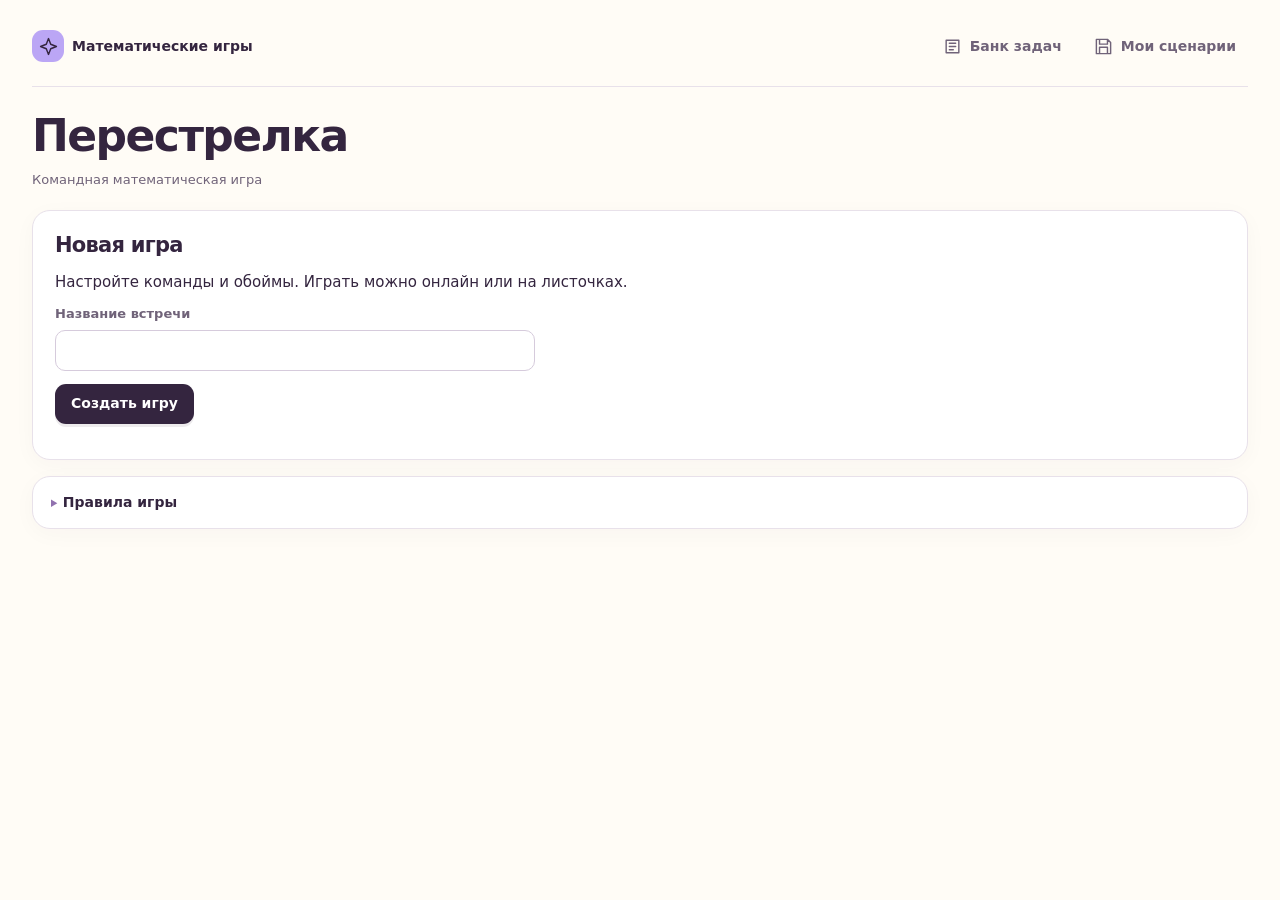
<file: perestrelka.html>
<!doctype html><html lang="ru"><head><meta charset="utf-8"><meta name="viewport" content="width=device-width,initial-scale=1"><meta name="referrer" content="no-referrer"><title>Перестрелка · Математические игры</title><style>
*{box-sizing:border-box}body{margin:0;background:#f6f4ff;color:#27213c;font:16px/1.45 system-ui,sans-serif}main{max-width:1280px;margin:auto;padding:22px}a{color:#665091}h1{font-size:clamp(28px,4vw,40px);margin:8px 0}h2{font-size:21px;margin:0 0 12px}h3{margin:0}.card{background:white;border:1px solid #e6dff5;border-radius:18px;padding:20px;margin:16px 0}.row,header{display:flex;gap:10px;align-items:center;flex-wrap:wrap}header{justify-content:space-between}.row{margin:12px 0}button,.button{font:inherit;padding:10px 15px;border:0;border-radius:9px;background:#665091;color:white;cursor:pointer}button:disabled{opacity:.45;cursor:default}.alt{background:#eee9f7;color:#423654}.bad{background:#a7444d}.yes{background:#287252}input,textarea,select{font:inherit;padding:10px;border:1px solid #cfc5de;border-radius:8px;max-width:100%}textarea{width:100%;min-height:95px}label{display:block}input:not([type=checkbox]),select{min-width:110px}small,.muted{color:#746883;font-size:14px}.muted{margin:8px 0}#clock{font-size:32px;font-weight:800;font-variant-numeric:tabular-nums}#message{white-space:pre-wrap;color:#a23845;margin:10px 0;min-height:20px}.grid{display:grid;grid-template-columns:repeat(4,minmax(0,1fr));gap:12px}.team{background:white;border:1px solid #e6dff5;border-radius:14px;padding:14px;overflow-wrap:anywhere}.team.mine{border:2px solid #665091}.team h3{font-size:17px;display:flex;justify-content:space-between;gap:8px}.hp{font-size:29px;font-weight:800;margin-top:8px}.hp small{font-size:13px}.meter{height:6px;background:#eee9f7;border-radius:6px;overflow:hidden;margin:8px 0}.meter span{height:100%;display:block;background:#7a64a0}.layout{display:grid;grid-template-columns:340px minmax(0,1fr);gap:18px;align-items:start}.layout .card{margin-top:0}.full{width:100%}.links input{width:100%;font-size:12px}.log{border-top:1px solid #eee9f7;padding:12px 0}.log.cancelled{opacity:.6}.badge{background:#eee9f7;color:#5a436f;border-radius:8px;padding:4px 9px;font-size:13px}.two{display:grid;grid-template-columns:1fr 1fr;gap:10px}details>summary{cursor:pointer;font-weight:600}details[open]>summary{margin-bottom:14px}#play label{margin:12px 0}#play select{width:100%}dialog{border:0;border-radius:18px;padding:24px;max-width:94vw;width:520px}dialog::backdrop{background:#27213caa}#askText{white-space:pre-wrap}#taskList{max-height:45vh;overflow:auto}.task{padding:8px 0;border-bottom:1px solid #eee9f7}#saved a{display:block;margin:8px 0}.compact main{max-width:1500px;padding:16px}.compact .grid{gap:8px}.compact .team{padding:10px}.compact h1{font-size:28px}.compact .hp{font-size:25px}.compact .card{padding:14px;margin:12px 0}.compact #message:empty{display:none}.compact .team{padding:6px}.compact .team h3{font-size:15px}.compact .team .hp{margin-top:2px;font-size:22px;line-height:1}.compact .meter{height:4px;margin:3px 0}.compact .team small{display:block;font-size:12px;line-height:1.25}.compact .team .badge{padding:2px 6px}.compact #winner{font-size:14px;margin:8px 0}[hidden]{display:none!important}@media(max-width:950px){.grid{grid-template-columns:repeat(3,minmax(0,1fr))}.layout{grid-template-columns:1fr}.host-col{display:grid;grid-template-columns:1fr 1fr;gap:12px}}@media(max-width:650px){main{padding:12px}.grid{grid-template-columns:repeat(2,minmax(0,1fr))}.host-col{display:block}.card{padding:15px}.team{padding:10px}#clock{font-size:25px}}
</style><script src="./task-tools.js?v=candy-2"></script><script src="./review-grid.js?v=candy-2"></script><link rel="stylesheet" href="./katex.min.css"><script src="./katex.min.js"></script><script src="./auto-render.min.js"></script><script src="./cutting.js?v=candy-2"></script><script src="./supabase.min.js"></script><script src="./bank-auth.js?v=candy-2"></script><script src="./saved-games.js?v=candy-2"></script><script src="./task-manager.js?v=candy-2"></script><script src="./attachments.js"></script><link rel="stylesheet" href="./platform-ui.css?v=candy-2"><script src="./platform-ui.js?v=candy-2"></script></head><body><main><a href="./">← Математические игры</a><header><div><h1>Перестрелка</h1><small id="role">Командная математическая игра</small></div><div><div id="clock">—</div><small id="phase"></small></div></header><div id="message" role="status"></div><small id="connection"></small>
<section id="lobby" class="card" hidden><h2>Новая игра</h2><p>Настройте команды и обоймы. Играть можно онлайн или на листочках.</p><label>Название встречи <input id="title" maxlength="100"></label><div class="row"><button id="create">Создать игру</button></div><div id="saved"></div></section>
<section id="host" hidden><details id="settings" class="card" open><summary>Настройки и управление</summary><div id="setup"><label>Названия команд — 2–16 строк<textarea id="names" rows="4"></textarea></label><div class="row"><label>Количество обойм <input id="rounds" type="number" min="1" max="120"></label><label>Интервал, минут <input id="interval" type="number" min="1" max="120"></label><button id="configure">Сохранить настройки</button></div></div><div id="runtimeRounds" class="row" hidden><label>Лимит обойм <input id="limit" type="number" min="1" max="120"></label><button id="saveLimit" class="alt">Изменить лимит</button></div><div class="row"><button id="start">Начать игру</button><button id="pause" class="alt">Пауза</button><button id="resume">Продолжить</button><button id="finish" class="bad">Завершить</button><button id="issue" class="alt">Выдать следующую обойму</button></div><div class="row"></div><details class="mg-host-extras"><summary>Дополнительные действия</summary><button id="undo" class="alt">Отменить последнюю сдачу / коррекцию</button><button id="new" class="alt">Новая игра</button><button id="export" class="alt">Скачать журнал</button></details><details><summary>Личные ссылки и табло</summary><div id="links" class="links"></div></details></details><details id="taskSettings" class="card"><summary>Задачи и ключи ответов</summary><div id="psTaskRows"></div><button id="savePsTasks">Сохранить задачи и ключи</button><p id="tasksFixed" hidden>Условия и ключи зафиксированы после старта.</p></details><section class="card"><h2>Проверка по таблице</h2><p>Нажмите клетку для проверки. Обозначения: обойма · задача, А — аптечка.</p><label>Показать задачи<select id="reviewRound"><option value="all">Все выданные задачи</option></select></label><div id="psReviewMatrix"></div></section><details class="card"><summary>Очередь ответов команд</summary><label><input id="onlyPending" type="checkbox" checked> Только ожидающие проверки</label><div id="submissionQueue"></div></details></section>
<div id="gameArea" hidden><div id="layout"><aside id="hostColumn" class="host-col" hidden><section id="play" class="card"><h2>Принять ответ</h2><label>Команда <select id="teamSelect"></select></label><label>Тип задачи <select id="kind"><option value="shot">Выстрел</option><option value="med">Аптечка</option></select></label><label>Задача <select id="taskSelect"></select></label><p id="statement" class="muted"></p><label id="targetLabel">Цель <select id="target"></select></label><p id="preview" class="muted"></p><div id="paperEntry" hidden><label>Ответ с листка<textarea id="paperAnswer" maxlength="6000"></textarea></label><button id="paperSend">Внести ответ с листка</button></div><div class="two"><button id="correct" class="yes">Верно</button><button id="wrong" class="bad">Неверно</button></div><p class="muted">Решение проверяет ведущий. Меткость и попадание рассчитывает сервер.</p></section><details class="card"><summary>Коррекция здоровья</summary><label>Команда <select id="hpTeam"></select></label><div class="row"><label>Изменение HP <input id="delta" type="number" step="any" placeholder="Например: -5"></label></div><label>Причина <input id="hpReason" class="full" maxlength="500"></label><button id="adjust">Применить коррекцию</button></details></aside><div><section id="teamIntro" class="card" hidden><h2 id="myName"></h2><p>Выбирайте выстрел или аптечку. Старые обоймы тоже доступны.</p><p id="deliveryNote"></p><div id="teamComposer"><label>Тип задачи <select id="teamKind"><option value="shot">Выстрел</option><option value="med">Аптечка</option></select></label><label>Задача <select id="teamTask"></select></label><p id="teamStatement" style="white-space:pre-wrap"></p><label id="teamTargetLabel">Цель <select id="teamTarget"></select></label><label>Ваш ответ<textarea id="teamAnswer" maxlength="6000"></textarea></label><button id="teamSend">Отправить ответ</button><button id="teamRetry" hidden>Повторить отправку</button></div><h3>Ваши ответы</h3><div id="mySubmissions"></div><details><summary>Доступные задачи и ваши попытки</summary><div id="taskList"></div></details></section><section class="card"><div class="row"><h2>Табло</h2><span id="issued" class="badge"></span><button id="compact" class="alt">Компактный вид</button></div><p id="winner" hidden></p><div id="board" class="grid"></div></section><details id="journal" class="card"><summary>Журнал событий</summary><div id="history"></div></details></div></div></div>
<details class="card"><summary>Правила игры</summary><p>Старт: 100 HP и меткость 50%. Меткость равна (1 + k) / (2 + n), где k — верные ответы, n — все попытки, включая аптечки. Для выстрела берётся меткость до текущей сдачи.</p><p>Обойма содержит 6 задач. Первая доступна сразу, следующие — через заданный интервал (по умолчанию 15 минут). Старые задачи остаются доступны. Одна попытка на задачу от команды.</p><p>Верный ответ на боевую задачу даёт выстрел с вероятностью текущей меткости. При попадании урон равен HP стрелка / 5, минимум 3 HP. Неверный ответ не вызывает выстрела. После сдачи пересчитывается меткость.</p><p>С начала доступны 20 аптечек: по 4 на 2/5/10/15 HP и по 2 на 20/25 HP. Верная аптечка добавляет соответствующее здоровье. HP не ниже нуля; лечение выше 100 HP и игра при 0 HP разрешены, как в прежней версии. Дробное здоровье сохраняется.</p><p>Пауза останавливает игровой таймер и приём ответов. Побеждает команда с максимальным HP. Отмена сохраняет историю и освобождает задачу; последующие события пересчитываются с теми же случайными числами.</p></details>
</main><dialog id="ask"><h2>Подтверждение</h2><p id="askText"></p><label id="reasonLabel" hidden>Причина <input id="reason" class="full" maxlength="500"></label><div class="row"><button id="accept">Подтвердить</button><button id="reject" class="alt">Отмена</button></div></dialog><script>
'use strict';
const modeNames={number:'Число',text:'Текст',set:'Набор чисел',manual:'Вручную'},modeValues=Object.fromEntries(Object.entries(modeNames).map(([k,v])=>[v,k]));
let taskSignature='',deliveryUI=null;let pendingSubmission=null,paperRequest=null;
const $=id=>document.getElementById(id),esc=s=>String(s??'').replace(/[&<>"']/g,c=>({'&':'&amp;','<':'&lt;','>':'&gt;','"':'&quot;',"'":'&#39;'}[c]));
const API='https://qavxgdmiqtguplnamybd.supabase.co/rest/v1/rpc/ps_api',KEY='sb_publishable_xJGfu2sgjl9Ix6rGkiTtgA_vu5wrwzO',BASE=location.href.split('#')[0].split('?')[0],route=new URLSearchParams(location.hash.slice(1));
const game=route.get('game'),host=route.has('host'),token=route.get('host')||route.get('team')||'';const submissionKey='ps-submit:'+game+':'+token;
const storage={get(k,f){try{return JSON.parse(localStorage.getItem(k))??f}catch{return f}},set(k,v){try{localStorage.setItem(k,JSON.stringify(v))}catch{}}};
pendingSubmission=storage.get(submissionKey,null);
let S=null,busy=false,reading=false,offset=0,initialized=false,formSignature='',lastClockAt=0;
const fmt=n=>Number(n).toLocaleString('ru-RU',{maximumFractionDigits:2}),name=id=>S.teams.find(t=>t.id===id)?.name||'—';
function link(kind,value,id=game){return BASE+'#'+new URLSearchParams({game:id,...(kind?{[kind]:value}:{})})}
function message(s){$('message').textContent=s||''}
function remember(id,key,title){const list=storage.get('ps-games',[]).filter(x=>x.id!==id);list.unshift({id,key,title});storage.set('ps-games',list.slice(0,30))}
async function api(op,payload={},auth={}){const control=new AbortController(),timer=setTimeout(()=>control.abort(),25000);try{const r=await fetch(API,{method:'POST',headers:{apikey:KEY,'Content-Type':'application/json'},body:JSON.stringify({op,game:auth.game??game,token:auth.token??token,payload}),signal:control.signal}),data=await r.json();if(!r.ok){const e=Error(data.message||'Ошибка сервера');e.definite=true;throw e}return data}finally{clearTimeout(timer)}}
function ask(text,reason=false){return new Promise(resolve=>{$('askText').textContent=text;$('reasonLabel').hidden=!reason;$('reason').value='';$('ask').showModal();const finish=value=>{$('ask').close();resolve(value)};$('accept').onclick=()=>{if(reason&&!$('reason').value.trim())return $('reason').focus();finish(reason?$('reason').value.trim():true)};$('reject').onclick=()=>finish(false);$('ask').oncancel=e=>{e.preventDefault();finish(false)}})}
async function refresh(){if(!game||busy||reading)return;reading=true;try{S=await api('state');offset=S.now-Date.now();lastClockAt=Date.now();render();$('connection').textContent=''}catch(e){message(e.name==='AbortError'?'Нет ответа сервера. Повторяем подключение.':e.message)}finally{reading=false}}
async function action(op,payload={}){if(busy)return;busy=true;lock();try{S=await api(op,payload);if(op==='configure'||op==='rounds')$('limit').value=S.rounds;offset=S.now-Date.now();lastClockAt=Date.now();render();message('Сохранено.')}catch(e){message(e.name==='AbortError'?'Ответ не подтверждён. Обновляем состояние — проверьте журнал перед повтором.':e.message)}finally{busy=false;lock();await refresh()}}
function options(select,items,value){const old=select.value;select.innerHTML=items.map(t=>'<option value="'+esc(t.id)+'">'+esc(t.name)+'</option>').join('');if(items.some(t=>t.id===value))select.value=value;else if(items.some(t=>t.id===old))select.value=old}
function taskName(t){return t.task_type==='med'?'Аптечка №'+t.n+' · +'+t.power+' HP':'Обойма '+t.round_no+' · задача '+t.n}
function used(team){return new Set([...S.history.filter(e=>e.kind==='answer'&&!e.cancelled&&e.team===team).map(e=>e.task),...(S.submissions||[]).filter(q=>q.team_id===team&&q.status!=='CANCELLED').map(q=>q.task_code)])}
function renderTaskContent(container,task){TaskManager.render(container,task,{credentials:container.id==='teamStatement'?{kind:'ps',game,token,code:task?.code}:null,draftKey:'mg-ps-'+game+'-'+token+'-'+task?.code});}
function renderForm(){if(!host||!S.host)return;const team=$('teamSelect').value,kind=$('kind').value,submitted=used(team),available=S.tasks.filter(t=>t.task_type===kind&&!submitted.has(t.code));options($('taskSelect'),available.map(t=>({id:t.code,name:taskName(t)})));options($('target'),S.teams.filter(t=>t.id!==team));$('targetLabel').hidden=kind!=='shot';const task=S.tasks.find(t=>t.code===$('taskSelect').value);renderTaskContent($('statement'),task);const mine=S.teams.find(t=>t.id===team);$('preview').textContent=kind==='shot'?'Меткость до сдачи: '+fmt((mine?.accuracy||.5)*100)+'%. Урон при попадании: '+fmt(Math.max(3,(mine?.hp||0)/5))+' HP.':'Верная аптечка добавит '+(task?.power||0)+' HP. Ответ тоже влияет на меткость.';lock()}
function render(){if(TaskManager.archive(S,'ps'))return;if(!S)return;$('gameArea').hidden=false;$('host').hidden=!(host&&S.host);$('hostColumn').hidden=!(host&&S.host);$('layout').className=host&&S.host?'layout':'';$('role').textContent=(host?'Ведущий':S.me?S.me.name:'Общее табло')+' · '+S.title;
 if(S.me){const me=S.teams.find(t=>t.id===S.me.id);if(me)window.MGUI?.progress('ps:'+game+':'+me.id,me.k,$('myName'));}$('issued').textContent='Обойм: '+S.clock.issued+' / '+S.rounds;
 $('board').innerHTML=S.teams.map(t=>'<article class="team'+(S.me?.id===t.id?' mine':'')+'"><h3><span>'+esc(t.name)+'</span><span class="badge">'+t.place+'</span></h3><div class="hp">'+fmt(t.hp)+' <small>HP</small></div><div class="meter"><span style="width:'+Math.max(0,Math.min(100,t.hp))+'%"></span></div><small>Меткость '+fmt(t.accuracy*100)+'% · верно '+t.k+' из '+t.n+'</small></article>').join('');
 renderExtras();
 $('winner').hidden=S.clock.status!=='FINISHED';$('winner').textContent=(S.pendingCount?'Предварительный итог (есть непроверенные ответы). ':'')+'Победитель'+(S.teams.filter(t=>t.place===1).length>1?'и':'')+': '+S.teams.filter(t=>t.place===1).map(t=>t.name).join(', ');
 $('history').innerHTML=S.history.slice().reverse().map(e=>{let text=e.cancelled?'Отменено: '+(e.task||'коррекция')+' · '+(e.reason||''):e.kind==='hp'?'Коррекция '+fmt(e.delta)+' HP: '+e.reason:!e.correct?'Неверно · '+(S.tasks.find(t=>t.code===e.task)?taskName(S.tasks.find(t=>t.code===e.task)):e.task):e.taskType==='med'?'Аптечка: +'+e.heal+' HP':e.hit?'Попадание в «'+name(e.target)+'»: −'+fmt(e.damage)+' HP':'Промах по «'+name(e.target)+'»';return '<div class="log'+(e.cancelled?' cancelled':'')+'"><b>'+esc(name(e.team))+'</b> · '+new Date(e.time).toLocaleTimeString('ru-RU')+'<p>'+esc(text)+'</p>'+(host&&!e.cancelled?'<button class="alt" data-cancel="'+e.id+'">Отменить</button>':'')+'</div>'}).join('')||'<p class="muted">Событий пока нет.</p>';
 if(host&&S.host){remember(game,token,S.title);if(!initialized){$('names').value=S.names.join('\n');$('rounds').value=S.rounds;$('interval').value=S.interval;$('limit').value=S.rounds;initialized=true}const signature=JSON.stringify(S.teams.map(t=>[t.id,t.name]));if(signature!==formSignature){options($('teamSelect'),S.teams);options($('hpTeam'),S.teams);formSignature=signature}renderForm();$('paperEntry').hidden=S.online!==false;updateTaskEditor();$('setup').hidden=S.clock.status!=='READY';$('runtimeRounds').hidden=S.clock.status==='READY';$('links').innerHTML='<p>Ведущий — личная ссылка</p><input aria-label="Ссылка ведущего" readonly value="'+esc(link('host',token))+'"><p>Табло</p><input aria-label="Ссылка табло" readonly value="'+esc(link())+'">'+S.links.map(t=>'<p>'+esc(t.name)+'</p><input aria-label="Ссылка команды '+esc(t.name)+'" readonly value="'+esc(link('team',t.token))+'">').join('')}
 if(S.me){$('teamIntro').hidden=false;$('myName').textContent=S.me.name;const submitted=used(S.me.id);$('taskList').innerHTML=S.tasks.map(t=>'<div class="task">'+esc(taskName(t))+' · '+(submitted.has(t.code)?'попытка использована':'можно сдать ведущему')+'</div>').join('')||'<p>Задачи появятся после старта.</p>'}renderTeamSubmit();renderQueue();tick();lock()}
function tick(){if(!S)return;let elapsed=S.clock.elapsed;if(S.clock.status==='RUNNING')elapsed+=Math.max(0,Date.now()+offset-S.now);const remain=Math.max(0,S.clock.duration-elapsed),secs=Math.ceil(remain/1000);$('clock').textContent=Math.floor(secs/60)+':'+String(secs%60).padStart(2,'0');$('phase').textContent={READY:'До старта',RUNNING:remain?'Игра идёт':'Игра завершена',PAUSED:'Пауза',FINISHED:'Игра завершена'}[S.clock.status];if(!remain&&S.clock.status==='RUNNING'){$('correct').disabled=$('wrong').disabled=true}if(lastClockAt&&Date.now()-lastClockAt>25000)$('connection').textContent='Нет свежего обновления. Проверяем связь…'}
function lock(){if(!S)return;const phase=S.clock.status;for(const id of ['configure','saveLimit','adjust','undo','export'])$(id).disabled=busy;$('start').disabled=busy||phase!=='READY';$('pause').disabled=busy||phase!=='RUNNING';$('resume').disabled=busy||phase!=='PAUSED';$('finish').disabled=busy||!['RUNNING','PAUSED'].includes(phase);$('issue').disabled=busy||!['RUNNING','PAUSED'].includes(phase)||S.clock.issued>=S.rounds;$('new').disabled=busy||['RUNNING','PAUSED'].includes(phase);$('correct').disabled=$('wrong').disabled=busy||phase!=='RUNNING'||!$('taskSelect').value;$('paperSend').disabled=busy||phase!=='RUNNING'||!$('taskSelect').value;$('teamSend').disabled=busy||phase!=='RUNNING'||S.online===false||!$('teamTask').value||!!pendingSubmission}
async function record(correct){const team=$('teamSelect').value,task=$('taskSelect').value,target=$('target').value,t=S.tasks.find(t=>t.code===task);if(!t||busy)return;const payload={id:crypto.randomUUID(),team,task,target,correct};if(await ask(name(team)+' · '+taskName(t)+'\n'+(t.task_type==='shot'?'Цель: '+name(target)+'\n':'')+(correct?'Ответ верный.':'Ответ неверный.')))action('answer',payload)}

function renderExtras(){if(host&&S.host){if(!deliveryUI)deliveryUI=TaskTools.delivery($('host'),{save:async online=>{await api('delivery',{online});await refresh()}});deliveryUI.update({online:S.online,started:S.clock.status!=='READY'});}}
function psEditorRead(){return [...$('psTaskRows').querySelectorAll('[data-code]')].map(row=>{const t=S.draftTasks.find(t=>t.code===row.dataset.code);return {code:t.code,number:t.n,type:t.task_type==='med'?'Аптечка':'Выстрел',round:t.round_no,statement:row.querySelector('textarea').value,mode:modeNames[row.querySelector('select').value],answer:row.querySelector('input').value}})}
function psEditorWrite(rows){rows.forEach(t=>{const row=$('psTaskRows').querySelector('[data-code="'+t.code+'"]');row.querySelector('textarea').value=t.statement;row.querySelector('select').value=modeValues[t.mode];row.querySelector('input').value=t.answer})}
function updateTaskEditor(){const sig=JSON.stringify([S.rounds,S.clock.status==='READY']);if(taskSignature===sig)return;taskSignature=sig;$('psTaskRows').innerHTML=(S.draftTasks||[]).map(t=>'<details data-code="'+esc(t.code)+'"><summary>'+esc(taskName(t))+'</summary><label>Условие<textarea aria-label="Условие '+esc(t.code)+'" maxlength="20000">'+esc(t.statement)+'</textarea></label><label>Режим проверки<select aria-label="Режим '+esc(t.code)+'">'+Object.entries(modeNames).map(([key,label])=>'<option value="'+key+'" '+(t.mode===key?'selected':'')+'>'+label+'</option>').join('')+'</select></label><label>Ключ<input aria-label="Ключ '+esc(t.code)+'" maxlength="2000" value="'+esc(t.key)+'"></label></details>').join('');const fixed=S.clock.status!=='READY';$('psTaskRows').querySelectorAll('textarea,select,input').forEach(el=>el.disabled=fixed);$('savePsTasks').hidden=fixed;$('tasksFixed').hidden=!fixed;TaskManager.mount($('taskSettings'),'ps',game,token,refresh,JSON.stringify([S.rounds,S.clock.status==='READY']));TaskTools.mount($('taskSettings'),{read:psEditorRead,write:psEditorWrite,disabled:()=>S.clock.status!=='READY',resolve:r=>r.type==='Аптечка'?'m:'+r.number:'s:'+r.round+':'+r.number});}
function renderTeamSubmit(){if(!S.me)return;const taken=used(S.me.id),kind=$('teamKind').value;options($('teamTask'),S.tasks.filter(t=>t.task_type===kind&&!taken.has(t.code)).map(t=>({id:t.code,name:taskName(t)})));options($('teamTarget'),S.teams.filter(t=>t.id!==S.me.id));$('teamTargetLabel').hidden=kind!=='shot';renderTaskContent($('teamStatement'),S.tasks.find(t=>t.code===$('teamTask').value));$('deliveryNote').textContent=S.online===false?'Игра в аудитории: сдавайте ответы на листочках ведущему.':'Ответы с ключами проверяются автоматически. Остальные проверяет ведущий; он может изменить любой вердикт.';$('teamComposer').hidden=S.online===false;if(pendingSubmission&&(S.submissions||[]).some(q=>q.id===pendingSubmission.id)){pendingSubmission=null;storage.set(submissionKey,null);$('teamAnswer').value=''}$('teamRetry').hidden=!pendingSubmission;$('mySubmissions').innerHTML=(S.submissions||[]).slice().reverse().map(q=>'<div class="log"><b>'+esc(taskName(S.tasks.find(t=>t.code===q.task_code)||{task_type:'shot',round_no:'?',n:'?'}))+'</b><p style="white-space:pre-wrap">'+esc(q.answer)+'</p><p>'+esc(submissionStatus(q))+'</p></div>').join('')||'<p>Ответов пока нет.</p>'}
function submissionStatus(q){return q.status==='CANCELLED'?'Отменено: '+q.note:q.status==='PENDING'?'Ожидает проверки':(q.correct?'Верно':'Неверно')+' · '+(q.review_source==='auto'?'автопроверка':'проверено ведущим')}
function renderQueue(){if(!host||!S.host)return;renderPSMatrix();const qs=(S.submissions||[]).filter(q=>!$('onlyPending').checked||q.status==='PENDING');$('submissionQueue').innerHTML=qs.map(q=>'<article class="log"><b>'+esc(name(q.team_id))+' · '+esc(taskName(S.draftTasks.find(t=>t.code===q.task_code)))+'</b><small> '+new Date(q.time_ms).toLocaleTimeString('ru-RU')+'</small>'+(q.target_id?'<p>Цель: '+esc(name(q.target_id))+'</p>':'')+'<p style="white-space:pre-wrap">'+esc(q.answer)+'</p><p>'+esc(submissionStatus(q))+'</p>'+(q.status!=='CANCELLED'?'<button data-review="'+q.id+'" data-verdict="yes">Верно</button> <button class="bad" data-review="'+q.id+'" data-verdict="no">Неверно</button> '+(q.status==='PENDING'?'<button class="alt" data-drop="'+q.id+'">Отменить сдачу</button>':''):'')+'</article>').join('')||'<p>Ответов для проверки нет.</p>'}

function psCell(team,code){const qs=(S.submissions||[]).filter(q=>q.team_id===team&&q.task_code===code),sub=qs.find(q=>q.status!=='CANCELLED'),event=S.history.find(e=>e.kind==='answer'&&!e.cancelled&&e.team===team&&e.task===code);if(sub)return {sub,event,status:sub.status==='PENDING'?'pending':sub.correct?'yes':'no'};if(event)return {event,status:event.correct?'yes':'no'};return qs.length?{sub:qs[qs.length-1],status:'cancelled'}:{status:'empty'}}
function renderPSMatrix(){const filter=$('reviewRound'),previous=filter.value,rounds=Array.from({length:S.clock.issued},(_,i)=>({id:String(i+1),name:'Обойма '+(i+1)}));options(filter,[{id:'all',name:'Все выданные задачи'},{id:'med',name:'Аптечки'},...rounds],previous);const tasks=S.tasks.filter(t=>filter.value==='all'||filter.value==='med'&&t.task_type==='med'||t.task_type==='shot'&&String(t.round_no)===filter.value).slice().sort((a,b)=>(a.task_type==='med')-(b.task_type==='med')||(a.round_no||0)-(b.round_no||0)||a.n-b.n);ReviewGrid.matrix($('psReviewMatrix'),{teams:S.teams,tasks:tasks.map(t=>({code:t.code,label:t.task_type==='med'?'А'+t.n:t.round_no+'·'+t.n,title:taskName(t)})),cell:(team,task)=>psCell(team.id,task.code),onSelect:(team,task)=>openPSCell(team,task.code)})}
function openPSCell(team,code){if(!host||!S.host)return;const c=psCell(team.id,code),t=S.draftTasks.find(t=>t.code===code),active=c.sub&&c.sub.status!=='CANCELLED',legacy=!active&&c.event,paper=!active&&!legacy&&S.online===false&&S.clock.status==='RUNNING',sid=crypto.randomUUID();ReviewGrid.open({title:team.name+' · '+taskName(t),status:ReviewGrid.labels[c.status],task:t,solution:c.sub?.solution,files:c.sub?.files,condition:t.statement,key:t.key,answer:active?c.sub.answer:legacy?'Вердикт внесён ведущим без текста ответа.':null,emptyMessage:paper?'Проверьте решение на листочке, выберите цель выстрела и поставьте вердикт.':'Ответ ещё не сдан. В режиме аудитории оценки вносятся во время игры.',meta:(c.sub?.target_id||c.event?.target)?'Цель: '+name(c.sub?.target_id||c.event?.target):'',fields:paper&&t.task_type==='shot'?[{name:'target',label:'Цель выстрела',options:S.teams.filter(x=>x.id!==team.id).map(x=>({value:x.id,label:x.name}))}]:[],actions:active||legacy||paper?[true,false].map(correct=>({label:correct?'✓ Верно':'✕ Неверно',kind:correct?'yes':'no',run:async values=>{if(paper)await api('submit',{id:sid,team:team.id,task:code,target:values.target,answer:'Проверка решения на листочке'});if(legacy)await reviewLegacyPS(c.event.id,correct);else await api('judge',{submission:active?c.sub.id:sid,correct});await refresh();message('Оценка сохранена. Меткость и здоровье пересчитаны.')}})).concat(active||legacy?[ReviewGrid.returnAction(async()=>{const event=legacy?c.event.id:c.sub.event_id;if(event)await api('cancel',{id:crypto.randomUUID(),event,reason:'Возврат задачи команде'});else await api('cancelSubmission',{submission:c.sub.id,reason:'Возврат задачи команде'});await refresh();message('Сдача отменена. Задача снова доступна команде; меткость и здоровье пересчитаны.')})]:[]):[]})}
async function reviewLegacyPS(event,correct){const r=await fetch(API.replace('/ps_api','/ps_review_event'),{method:'POST',headers:{apikey:KEY,'Content-Type':'application/json'},body:JSON.stringify({p_game:game,p_token:token,p_event:event,p_correct:correct})});const result=await r.json();if(!r.ok)throw Error(result.message||'Не удалось изменить оценку');return result}
$('reviewRound').onchange=renderPSMatrix;

async function sendTeam(retry=false){if(busy)return;if(!retry){const task=$('teamTask').value,answer=$('teamAnswer').value.trim();if(!task||(!answer&&!$('teamStatement')._taskWidget&&!$('teamStatement')._attachments?.hasFiles()))return message('Выберите задачу и введите ответ');if(!await ask('Отправить ответ?\n'+taskName(S.tasks.find(t=>t.code===task))+'\n'+answer))return;let files;try{files=await $('teamStatement')._attachments.upload()}catch(e){return message(e.message)}pendingSubmission={files,id:crypto.randomUUID(),task,target:$('teamTarget').value,answer,...($('teamStatement')._taskWidget&&!$('teamStatement')._attachments?.fileOnly()?{solution:$('teamStatement')._taskWidget.value()}:{})};storage.set(submissionKey,pendingSubmission)}if(!pendingSubmission)return;busy=true;lock();try{S=await api('submit',pendingSubmission);$('teamStatement')._attachments?.clear();pendingSubmission=null;storage.set(submissionKey,null);$('teamAnswer').value='';message('Ответ получен. Результат указан в ваших ответах.')}catch(e){if(e.definite){pendingSubmission=null;storage.set(submissionKey,null)}message(e.message)}finally{busy=false;await refresh()}}
$('teamKind').onchange=$('teamTask').onchange=()=>{renderTeamSubmit();lock()};$('teamSend').onclick=()=>sendTeam();$('teamRetry').onclick=()=>sendTeam(true);$('onlyPending').onchange=renderQueue;
$('submissionQueue').onclick=async e=>{const b=e.target.closest('[data-review],[data-drop]');if(!b||busy)return;if(b.dataset.drop){const reason=await ask('Отменить сдачу и освободить попытку?',true);if(reason)action('cancelSubmission',{submission:b.dataset.drop,reason})}else{const id=b.dataset.review,correct=b.dataset.verdict==='yes';if(await ask('Поставить «'+(correct?'Верно':'Неверно')+'»? Результаты последующих событий пересчитаются.'))action('judge',{submission:id,correct})}};
$('savePsTasks').onclick=()=>action('tasks',{tasks:psEditorRead().map(t=>({code:t.code,statement:t.statement,mode:modeValues[t.mode],key:t.answer}))});
$('paperSend').onclick=async()=>{if(busy)return;if(!paperRequest)paperRequest={id:crypto.randomUUID(),team:$('teamSelect').value,task:$('taskSelect').value,target:$('target').value,answer:$('paperAnswer').value.trim()};if(!paperRequest.answer){paperRequest=null;return message('Введите ответ с листка')}busy=true;lock();try{await api('submit',paperRequest);paperRequest=null;$('paperAnswer').value='';message('Ответ с листка внесён.')}catch(e){if(e.definite)paperRequest=null;message(e.message+(paperRequest?' Повторите отправку того же ответа.':''))}finally{busy=false;await refresh()}};

$('create').onclick=async()=>{if(busy)return;busy=true;try{const r=await api('create',{title:$('title').value},{game:null,token:''});remember(r.id,r.hostToken,$('title').value||'Перестрелка');location.href=link('host',r.hostToken,r.id);location.reload()}catch(e){message(e.message)}finally{busy=false}};
$('configure').onclick=()=>action('configure',{names:$('names').value.split('\n').map(s=>s.trim()).filter(Boolean),rounds:+$('rounds').value,interval:+$('interval').value});$('saveLimit').onclick=()=>action('rounds',{rounds:+$('limit').value});
for(const [id,op,text] of [['start','start','Начать игру? Первая обойма и все аптечки будут доступны сразу.'],['pause','pause','Приостановить таймер и приём ответов?'],['finish','finish','Завершить игру и закрыть приём ответов?'],['issue','issue','Выдать следующую обойму раньше таймера?']])$(id).onclick=async()=>{if(await ask(text))action(op)};
$('resume').onclick=()=>action('resume');$('correct').onclick=()=>record(true);$('wrong').onclick=()=>record(false);$('teamSelect').onchange=$('kind').onchange=$('taskSelect').onchange=renderForm;
$('adjust').onclick=async()=>{const p={id:crypto.randomUUID(),team:$('hpTeam').value,delta:$('delta').value,reason:$('hpReason').value};if(await ask('Изменить HP команды «'+name(p.team)+'» на '+p.delta+'?\n'+p.reason))action('hp',p)};
$('undo').onclick=async()=>{const reason=await ask('Отменить последнюю активную сдачу или коррекцию? Последующие события пересчитаются.',true);if(reason)action('undo',{id:crypto.randomUUID(),reason})};
$('history').onclick=async e=>{const b=e.target.closest('[data-cancel]');if(!b)return;const reason=await ask('Отменить это действие? Если это ответ, задачу можно будет сдать снова.',true);if(reason)action('cancel',{id:crypto.randomUUID(),event:b.dataset.cancel,reason})};
$('new').onclick=async()=>{if(!await ask('Создать новую игру с теми же командами и настройками? Прежняя игра сохранится, личные ссылки будут новыми.'))return;busy=true;try{const r=await api('new');remember(r.id,r.hostToken,S.title);location.href=link('host',r.hostToken,r.id);location.reload()}catch(e){message(e.message)}finally{busy=false}};
$('export').onclick=async()=>{try{const data=await api('export'),url=URL.createObjectURL(new Blob([JSON.stringify(data,null,2)],{type:'application/json'})),a=document.createElement('a');a.href=url;a.download='perestrelka-'+game+'.json';a.click();setTimeout(()=>URL.revokeObjectURL(url),1000)}catch(e){message(e.message)}};
$('compact').onclick=()=>document.body.classList.toggle('compact');
if(!game){$('lobby').hidden=false;$('saved').innerHTML=storage.get('ps-games',[]).map(t=>'<a href="'+esc(link('host',t.key,t.id))+'">Продолжить: '+esc(t.title)+'</a>').join('')}else{if(!host)document.body.classList.add('compact');refresh();setInterval(refresh,6000);setInterval(tick,1000)}window.addEventListener('hashchange',()=>location.reload());document.addEventListener('visibilitychange',()=>{if(!document.hidden)refresh()});
</script></body></html>
</file>
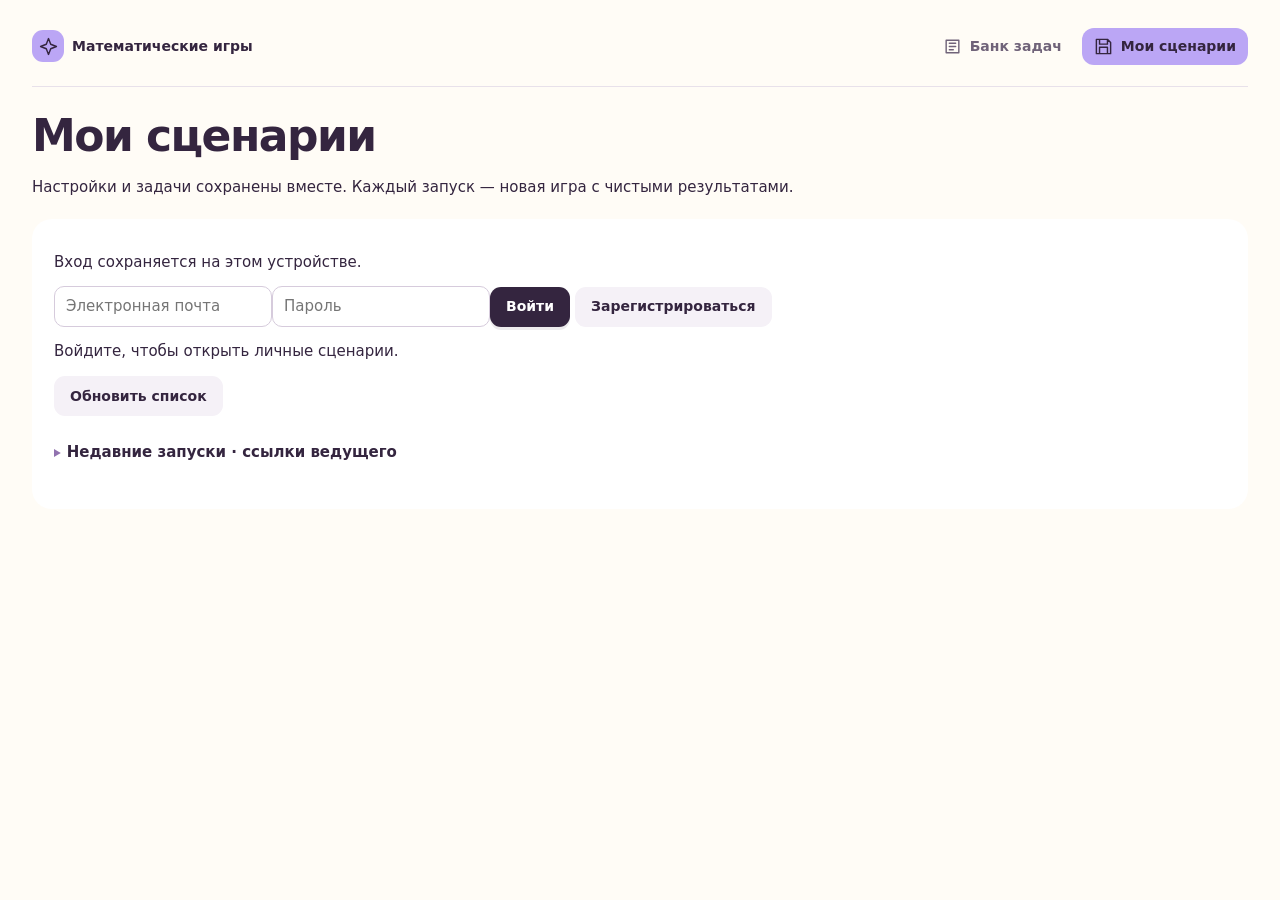
<file: saved-games.html>
<!doctype html><html lang="ru"><head><meta charset="utf-8"><meta name="viewport" content="width=device-width,initial-scale=1"><title>Мои сценарии · Математические игры</title><link rel="stylesheet" href="./katex.min.css"><script src="./katex.min.js"></script><script src="./auto-render.min.js"></script><script src="./cutting.js?v=candy-2"></script><script src="./review-grid.js?v=candy-2"></script><script src="./supabase.min.js"></script><script src="./bank-auth.js?v=candy-2"></script><script src="./saved-games.js?v=invaders-1"></script><script src="./task-manager.js?v=candy-2"></script><style>*{box-sizing:border-box}body{margin:0;background:#f6f4ff;color:#27213c;font:17px system-ui,sans-serif}main{max-width:1000px;margin:40px auto;padding:24px}h1{font-size:clamp(30px,5vw,42px)}p{line-height:1.6}nav{display:flex;gap:20px;flex-wrap:wrap}a{color:#665091}section,article{padding:24px;background:white;border:1px solid #e6dff5;border-radius:20px;margin:20px 0}button,input,textarea,select{font:inherit;padding:10px;border:1px solid #d5cce4;border-radius:8px;max-width:100%}button{background:#665091;color:white;cursor:pointer;margin:5px 8px 5px 0}input{margin:5px}button:disabled{opacity:.6}[role=status]{color:#665091}details{margin:20px 0}.mg-manager{padding:0}.mg-manager>details{background:#f6f4ff;border-radius:12px;padding:20px}</style><link rel="stylesheet" href="./platform-ui.css?v=candy-2"><script src="./platform-ui.js?v=candy-2"></script></head><body><main><nav><a href="./">Математические игры</a><a href="./bank.html">Банк задач</a><a href="./saved-games.html">Мои сценарии</a></nav><h1>Мои сценарии</h1><p>Настройки и задачи сохранены вместе. Каждый запуск — новая игра с чистыми результатами.</p><section id="workspace"></section></main><script>SavedGames.list(document.getElementById('workspace'));</script></body></html>
</file>
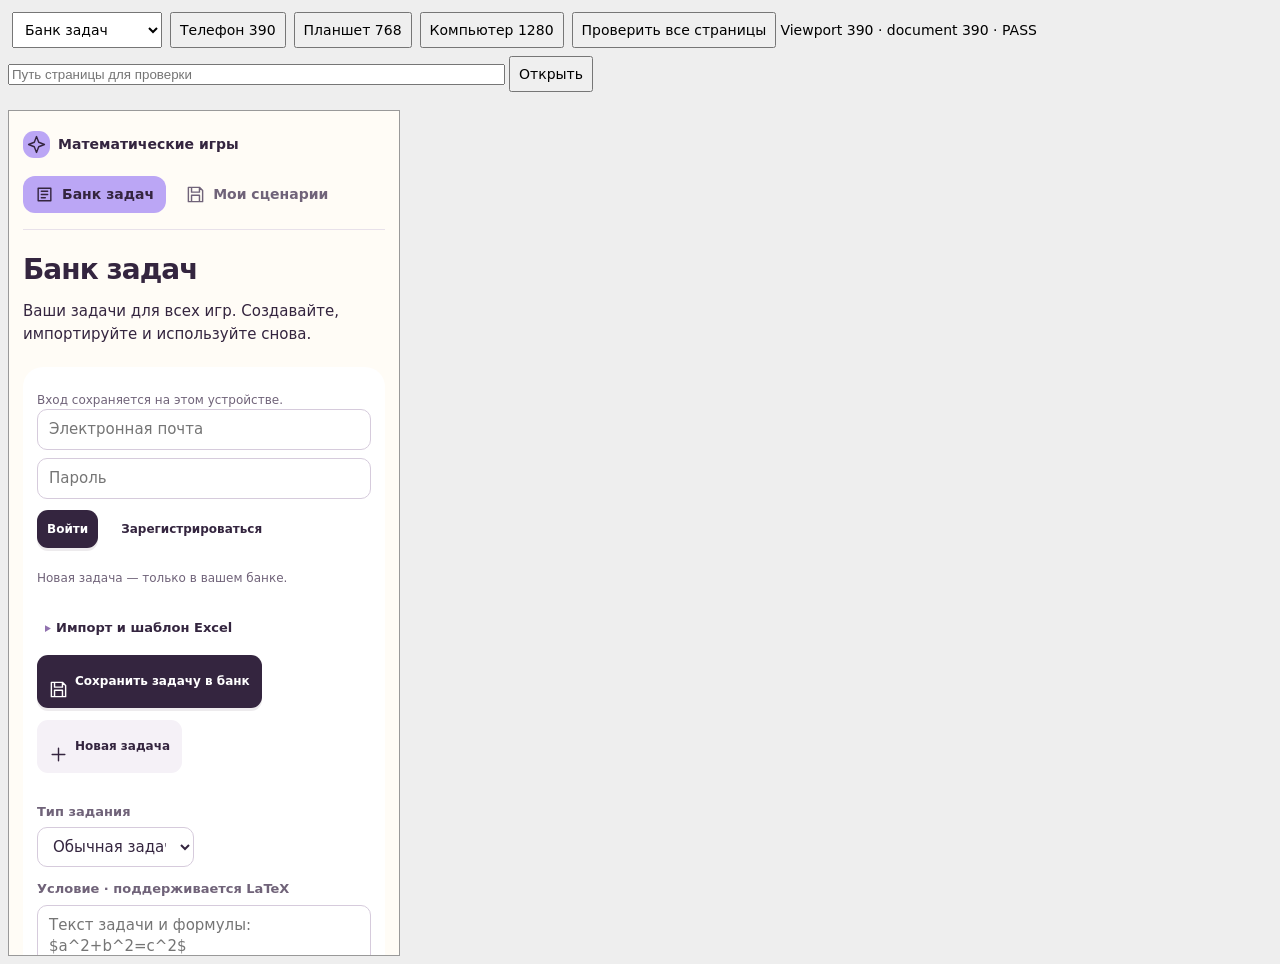
<file: ux-responsive-check.html>
<!doctype html><html lang="ru"><meta charset="utf-8"><title>Responsive QA</title><style>body{font:14px system-ui;background:#eee}iframe{display:block;border:1px solid #999;height:844px;background:white;margin-top:10px}button,select{font:inherit;padding:8px;margin:4px}</style><select id="page"><option value="bank.html">Банк задач</option><option value="index.html">Каталог</option><option value="new-games.html?kind=xo">Создание игры</option><option value="abaka.html">Абака</option><option value="perestrelka.html">Перестрелка</option><option value="optom-dorozhe.html">Оптом дороже</option></select><button data-width="390">Телефон 390</button><button data-width="768">Планшет 768</button><button data-width="1280">Компьютер 1280</button><button id="run">Проверить все страницы</button><span id="result"></span><div><input id="url" placeholder="Путь страницы для проверки" size="60"><button id="open">Открыть</button></div><pre id="checks"></pre><iframe id="frame" title="Responsive preview" width="390" src="bank.html"></iframe><script>
const f=document.getElementById('frame'),r=document.getElementById('result');function measure(){const d=f.contentDocument;r.textContent='Viewport '+f.contentWindow.innerWidth+' · document '+d.documentElement.scrollWidth+(d.documentElement.scrollWidth<=f.contentWindow.innerWidth?' · PASS':' · OVERFLOW')}f.onload=()=>setTimeout(measure,500);document.getElementById('page').onchange=e=>f.src=e.target.value;document.querySelectorAll('[data-width]').forEach(b=>b.onclick=()=>{f.width=b.dataset.width;setTimeout(measure,300)});
document.getElementById('open').onclick=()=>f.src=document.getElementById('url').value;
document.getElementById('run').onclick=async()=>{const checks=document.getElementById('checks'),preview=document.createElement('iframe');preview.style.cssText='position:absolute;left:-10000px;visibility:hidden';document.body.append(preview);let failed=0,total=0;const pages=['index.html','bank.html','saved-games.html','abaka.html','optom-dorozhe.html','perestrelka.html','birzha.html',...['p52','xo','maze','bonus','domino'].map(k=>'new-games.html?kind='+k)];checks.textContent='Checking…';for(const width of[390,768,1280]){preview.width=width;for(const page of pages){await new Promise(resolve=>{preview.onload=resolve;preview.src=page});await new Promise(resolve=>setTimeout(resolve,120));const overflow=preview.contentDocument.documentElement.scrollWidth>width;failed+=overflow?1:0;total++;checks.textContent+='\n'+(overflow?'OVERFLOW ':'PASS ')+width+' '+page}}preview.remove();checks.textContent+='\nRESULT '+(failed?'FAIL':'PASS')+' '+total+' layouts · '+failed+' overflow';};
</script></html>
</file>
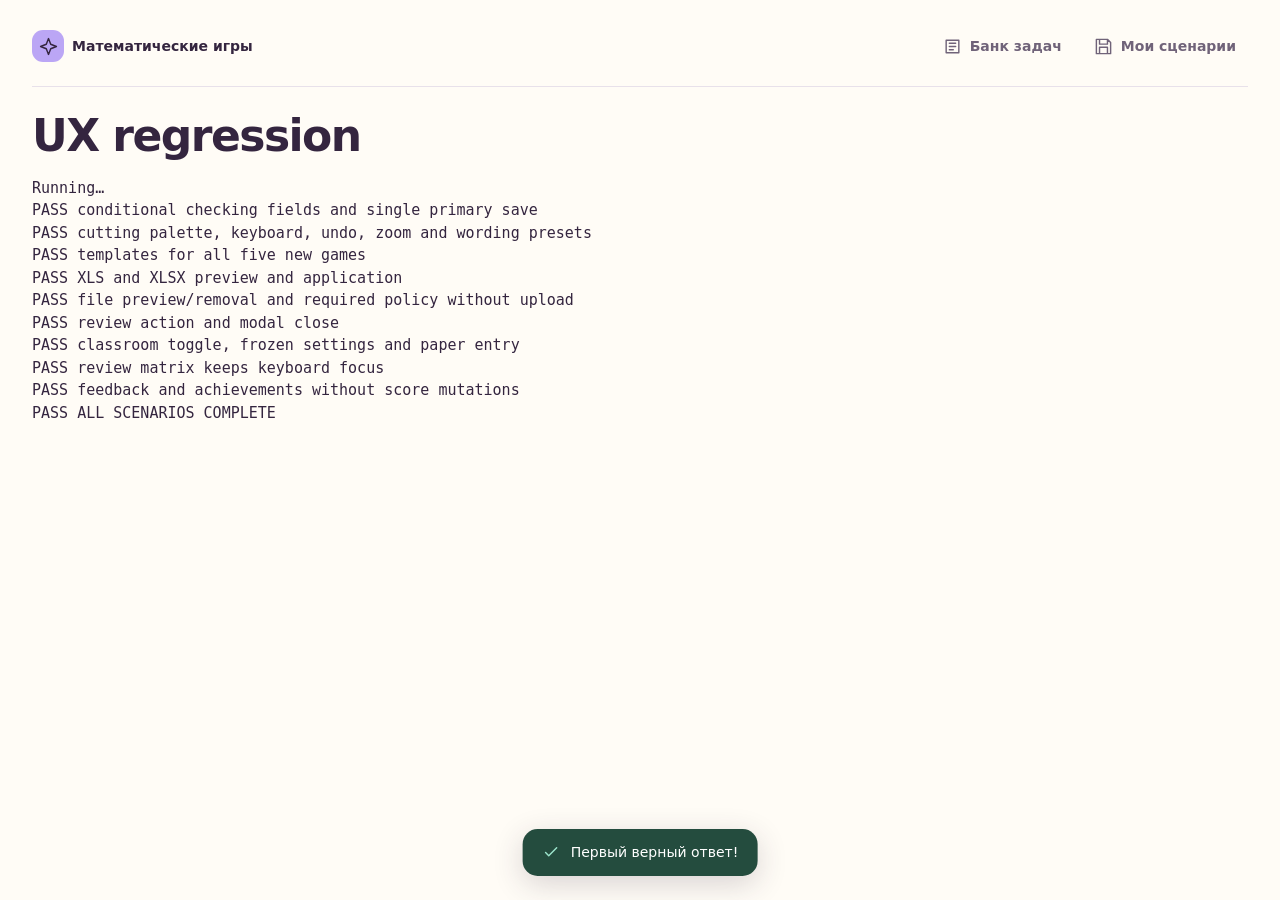
<file: ux-ui-tests.html>
<!doctype html><html lang="ru"><head><meta charset="utf-8"><meta name="viewport" content="width=device-width,initial-scale=1"><title>UX regression</title><link rel="stylesheet" href="./platform-ui.css?v=candy-2"><script src="./platform-ui.js?v=candy-2"></script><script src="./xlsx.full.min.js"></script><script>
// Offline fixtures: no real accounts, writes, uploads or game API calls.
let fixtureBank=[],snapshots=[],serial=0;
const clone=x=>JSON.parse(JSON.stringify(x));window.BankAuth={session:async()=>({user:{id:'offline'}}),required:async()=>({user:{id:'offline'}}),mount:n=>n.textContent='Офлайн-проверка',rpc:async(name,{op,payload,rows,k})=>{if(name==='mg_bank_batch')return Promise.all(rows.map(r=>BankAuth.rpc('mg_bank',{op:'save',payload:r})));if(name==='mg_bank'){if(op==='search')return clone(fixtureBank);if(op==='save'){const b={id:payload.id||String(++serial),version:1,content:clone(payload.content)};fixtureBank.push(b);return b}}if(name==='mg_tasks'||name==='ng_tasks'){if(op==='save')snapshots=clone(payload.rows);return{rows:clone(snapshots),locked:false}}throw Error('Unexpected API: '+name)}};
</script><script src="./review-grid.js?v=candy-2"></script><script src="./cutting.js?v=candy-2"></script><script src="./task-manager.js?v=candy-2"></script><script src="./attachments.js"></script><script src="./task-tools.js?v=candy-2"></script><script src="./new-game-definitions.js"></script></head><body><main><h1>UX regression</h1><pre id="result">Running…</pre><div id="test"></div></main><script>
const output=document.getElementById('result'),root=document.getElementById('test'),assert=(x,m)=>{if(!x)throw Error(m)},wait=()=>new Promise(r=>setTimeout(r,0)),button=t=>[...root.querySelectorAll('button')].find(b=>b.textContent.trim()===t),field=t=>[...root.querySelectorAll('label')].find(l=>l.firstChild.textContent===t)?.querySelector('input,select,textarea'),log=t=>output.textContent+='\nPASS '+t;
(async()=>{TaskManager.mount(root,'bank',null,'');await wait();assert(field('Правильный ответ · только ведущему').parentNode.hidden,'manual answer hidden');field('Проверка').value='number';field('Проверка').onchange();assert(!field('Правильный ответ · только ведущему').parentNode.hidden,'automatic key visible');field('Условие · поддерживается LaTeX').value='Вычислите $2+2$.';field('Правильный ответ · только ведущему').value='4';await button('Сохранить задачу в банк').onclick();assert(fixtureBank[0].content.key==='4'&&fixtureBank[0].content.mode==='number','manual creation');log('conditional checking fields and single primary save');
field('Тип задания').value='cutting';field('Тип задания').onchange();assert(field('Проверка').parentNode.hidden&&field('Правильный ответ · только ведущему').parentNode.hidden,'cutting uses its checker');let svg=root.querySelector('svg[aria-label="Редактор клетчатой фигуры"]');svg.querySelector('[data-cell="2,0"]').dispatchEvent(new KeyboardEvent('keydown',{key:'Enter',bubbles:true}));assert(root.textContent.includes('Клеток: 5'),'keyboard add cell');button('Отменить шаг').click();assert(root.textContent.includes('Клеток: 4'),'undo drawing');const colors=root.querySelectorAll('.mg-cut-palette [data-tool]');assert(colors.length>=8,'accessible palette');root.querySelector('[data-tool="green"]').click();svg.querySelector('[data-cell="0,0"]').dispatchEvent(new KeyboardEvent('keydown',{key:'Enter',bubbles:true}));assert(root.textContent.includes('Цветных клеток: 1'),'color selection and draw');root.querySelector('[aria-label="Увеличить рисунок"]').click();assert(root.querySelector('.mg-cutting').dataset.zoom==='1.5','zoom');button('Проверить фигуру и настройки').click();field('Вариант условия').value='multiple';field('Вариант условия').onchange();assert(+field('Количество разных способов').value===3,'preset ways preserved');assert(field('Условие · поддерживается LaTeX').value.includes('3 разными способами'),'preset wording');log('cutting palette, keyboard, undo, zoom and wording presets');
const exportFile=XLSX.writeFile;let captured;XLSX.writeFile=b=>captured=b;for(const kind of Object.keys(GameDefinitions)){await TaskManager.exportTemplate(kind,NewGameLayout(kind,{count:4,max_pip:2}));const b=XLSX.read(XLSX.write(captured,{type:'array',bookType:'xlsx'}),{type:'array'});assert(b.Sheets['Инструкция']&&XLSX.utils.sheet_to_json(b.Sheets['Задачи']).length>0,'template '+kind)}XLSX.writeFile=exportFile;log('templates for all five new games');
for(const ext of ['xlsx','xls']){const b=XLSX.utils.book_new();XLSX.utils.book_append_sheet(b,XLSX.utils.json_to_sheet([{'Условие':'Импорт '+ext,'Режим':'Число','Ответ':'42'}]),'Задачи');const f=new File([XLSX.write(b,{type:'array',bookType:ext==='xls'?'biff8':'xlsx'})],'fixture.'+ext);const dt=new DataTransfer();dt.items.add(f);const input=root.querySelector('input[type=file]');input.files=dt.files;await input.onchange();assert(root.textContent.includes('1 задач'),'import preview '+ext);button('Применить к черновику').click();assert(field('Условие · поддерживается LaTeX').value==='Импорт '+ext,'import application '+ext)}log('XLS and XLSX preview and application');
const attachment=document.createElement('div');root.append(attachment);Attachments.mount(attachment,{kind:'xo',game:'offline',token:'offline',code:'1',task:{attachments:'required'}});const file=new File(['%PDF-1.4\n%%EOF'],'solution.pdf',{type:'application/pdf'}),dt=new DataTransfer();dt.items.add(file);const input=attachment.querySelector('input[type=file]');input.files=dt.files;input.onchange();await wait();assert(attachment.textContent.includes('solution.pdf'),'file preview');[...attachment.querySelectorAll('button')].find(b=>b.textContent==='Удалить').click();assert(!attachment._attachments.hasFiles(),'file removal');let required=false;try{await attachment._attachments.upload()}catch(e){required=true}assert(required,'required file policy retained');log('file preview/removal and required policy without upload');
let reviewed=false;ReviewGrid.open({title:'Проверка решения',answer:'42',note:'',actions:[{label:'✓ Верно',kind:'yes',run:async()=>reviewed=true}]});document.querySelector('.grid-review-actions button').click();await wait();assert(reviewed&&!document.querySelector('dialog'),'manual review action');log('review action and modal close');let online=null;const delivery=TaskTools.delivery(root,{save:async value=>online=value});delivery.update({online:true,started:false});const deliveryBox=root.querySelector('[data-delivery]');assert(deliveryBox.open,'delivery open before start');deliveryBox.querySelector('select').value='room';await deliveryBox.querySelector('button').onclick();assert(online===false,'classroom format save');delivery.update({online:false,started:true});assert(!deliveryBox.open&&deliveryBox.querySelector('select').disabled,'frozen format compact');let paperSubmission;const paper=TaskTools.paper(root,{tasks:()=>[{code:'1',label:'Задача 1'}],send:async p=>paperSubmission=p,refresh:async()=>{}});paper.update({online:false,started:true,teams:[{id:'offline-team',name:'Команда'}]});root.querySelector('[data-entries] input').value='42';await root.querySelector('[data-send]').onclick();assert(paperSubmission.answers[0].answer==='42','paper submission');log('classroom toggle, frozen settings and paper entry');const matrix=document.createElement('div');root.append(matrix);const config={teams:[{id:'a',name:'А'}],tasks:[{code:'1',label:'1'}],cell:()=>({status:'yes'}),onSelect:()=>{}};ReviewGrid.matrix(matrix,config);matrix.querySelector('button').focus();ReviewGrid.matrix(matrix,config);assert(matrix.contains(document.activeElement),'matrix focus survives render');log('review matrix keeps keyboard focus');const mark=document.createElement('p');root.append(mark);document.documentElement.dataset.role='team';MGUI.progress('offline-'+Date.now(),0,mark);MGUI.progress('offline-'+Date.now(),1,mark);const achievementId='offline-progress';MGUI.progress(achievementId,0,mark);MGUI.progress(achievementId,1,mark);assert(root.querySelector('.mg-achievement')&&document.querySelector('.mg-toast'),'visual achievement');log('feedback and achievements without score mutations');root.remove();log('ALL SCENARIOS COMPLETE');})().catch(e=>{output.textContent+='\nFAIL '+e.stack});
</script></body></html>
</file>
<file: platform-ui.css>
/* Math Games · Candy UI. Shared tokens, components and responsive layouts. */
:root{--strawberry:#FFA6C9;--lavender:#BBA6F5;--mint:#9CE5CC;--lemon:#FFE080;--sky:#A5D8FF;--peach:#FFB38A;--aqua:#A6E7ED;--apricot:#FFD2A0;--orchid:#D9B5F2;--milk:#FFFCF6;--paper:#fff;--plum:#34253F;--muted:#706379;--line:#E8E1EA;--soft:#F5F1F7;--yes-bg:#D9F4E8;--yes-ink:#17523E;--no-bg:#FFE2EA;--no-ink:#852C48;--wait-bg:#FFF0BB;--wait-ink:#70501A;--radius:18px;--radius-sm:11px;--shadow:0 5px 22px #38254308;--accent:var(--lavender);--font:ui-rounded,'Avenir Next','Segoe UI',system-ui,sans-serif}
:root[data-game=od]{--accent:var(--peach)}:root[data-game=ab]{--accent:var(--mint)}:root[data-game=ps]{--accent:var(--lemon)}:root[data-game=birzha]{--accent:var(--sky)}:root[data-game=p52]{--accent:var(--strawberry)}:root[data-game=xo]{--accent:var(--lavender)}:root[data-game=maze]{--accent:var(--aqua)}:root[data-game=bonus]{--accent:var(--apricot)}:root[data-game=domino]{--accent:var(--orchid)}
html.mg-ui{color-scheme:light;scroll-behavior:smooth;scroll-padding-top:20px}html.mg-ui *{box-sizing:border-box}html.mg-ui body{margin:0;background:var(--milk);color:var(--plum);font:15px/1.5 var(--font);accent-color:#73519D}html.mg-ui main{max-width:1280px;margin:0 auto;padding:22px 32px 60px;width:100%;min-width:0}html.mg-ui [hidden],html.mg-ui .hidden{display:none!important}html.mg-ui h1,html.mg-ui h2,html.mg-ui h3{color:var(--plum);font-family:var(--font);line-height:1.15;letter-spacing:-.035em}html.mg-ui h1{font-size:clamp(28px,3.6vw,44px);font-weight:850;margin:22px 0 14px}html.mg-ui h2{font-size:21px;margin:0 0 14px;font-weight:800}html.mg-ui h3{font-size:17px;margin:12px 0;font-weight:750}html.mg-ui p{color:inherit;line-height:1.55;margin:10px 0;overflow-wrap:anywhere}html.mg-ui small,.mg-ui .muted,.mg-ui .notes,.mg-ui .foot{color:var(--muted);font-size:13px}html.mg-ui a{color:#694091;text-underline-offset:3px}html.mg-ui main>header{display:flex;justify-content:space-between;align-items:center;gap:16px;margin:20px 0}html.mg-ui main>header h1{margin:0 0 6px}html.mg-ui main>header>div:last-child{flex-shrink:0}html.mg-ui .clock,html.mg-ui #clock{font:800 clamp(24px,3vw,38px)/1.1 var(--font);font-variant-numeric:tabular-nums;letter-spacing:-.045em;background:var(--accent);color:var(--plum);padding:12px 18px;border-radius:16px;min-width:110px;text-align:center}
html.mg-ui .mg-topnav{display:flex;align-items:center;gap:8px;flex-wrap:wrap;min-height:54px;padding:0 0 16px;border-bottom:1px solid var(--line);margin-bottom:24px}html.mg-ui .mg-topnav a{display:inline-flex;align-items:center;gap:8px;text-decoration:none;padding:8px 12px;border-radius:12px;font-size:14px;font-weight:650;background:transparent;color:var(--muted)}html.mg-ui .mg-topnav a:first-child{color:var(--plum);font-weight:850;margin-right:auto;padding-left:0}html.mg-ui .mg-topnav a[aria-current=page]{background:var(--accent);color:var(--plum)}.mg-ui .mg-icon{width:19px;height:19px;vertical-align:middle;flex:none;fill:none;stroke:currentColor;stroke-width:1.8;stroke-linecap:round;stroke-linejoin:round}.mg-ui .mg-brand-mark{display:grid;place-items:center;width:32px;height:32px;background:var(--lavender);border-radius:11px;color:var(--plum);font-size:23px}
html.mg-ui :is(section.card,div.card,details.card,article.card),html.mg-ui #workspace>article{padding:22px;border:1px solid var(--line);border-radius:var(--radius);background:var(--paper);box-shadow:var(--shadow);margin:16px 0}html.mg-ui .card .card{box-shadow:none;border-color:var(--line)}html.mg-ui details{margin:14px 0}html.mg-ui details>summary{cursor:pointer;font-weight:750;color:var(--plum);padding:8px 0;min-height:40px}html.mg-ui details[open]>summary{margin-bottom:12px}html.mg-ui details>summary::marker{color:#9172AF;font-size:.8em}html.mg-ui .mg-advanced{background:var(--soft);border:0;border-radius:12px;padding:4px 14px}html.mg-ui .mg-advanced>summary{font-size:14px}html.mg-ui button,html.mg-ui .mg-button{display:inline-flex;align-items:center;justify-content:center;gap:7px;min-height:40px;padding:9px 15px;margin:3px 5px 3px 0;border:1px solid transparent;border-radius:var(--radius-sm);background:var(--soft);color:var(--plum);font:700 14px/1.25 var(--font);cursor:pointer;text-decoration:none;box-shadow:none;transition:transform .14s,background-color .14s,box-shadow .14s}html.mg-ui button:hover:not(:disabled),html.mg-ui .mg-button:hover{background:#ECE5F2;transform:translateY(-1px)}html.mg-ui button:active:not(:disabled){transform:translateY(1px)}html.mg-ui button:disabled{opacity:.48;cursor:not-allowed}html.mg-ui button:is(.mg-primary,[data-variant=primary]),html.mg-ui .mg-button.mg-primary{background:var(--plum);color:white;box-shadow:0 3px 0 #23152E15}html.mg-ui button.mg-primary:hover:not(:disabled){background:#594366;box-shadow:0 4px 12px #34253F20}html.mg-ui button:is(.yes,.review-yes){background:var(--yes-bg);color:var(--yes-ink)}html.mg-ui button:is(.no,.bad,.danger,.review-no),html.mg-ui button.mg-danger{background:var(--no-bg);color:var(--no-ink)}html.mg-ui .mg-quiet{background:transparent;border-color:var(--line);font-weight:600}html.mg-ui :is(button,a,input,textarea,select,summary):focus-visible{outline:3px solid #8160B4;outline-offset:3px}html.mg-ui .mg-skip{position:absolute;left:-10000px}html.mg-ui .mg-skip:focus{left:16px;top:8px;z-index:1000;background:white;padding:12px}
html.mg-ui label{display:flex;flex-direction:column;gap:6px;margin:10px 0;color:var(--muted);font-size:13px;font-weight:650;min-width:0}html.mg-ui :is(input,textarea,select){font:500 15px/1.4 var(--font);padding:9px 11px;border:1px solid #D6CBDC;border-radius:10px;color:var(--plum);background:white;min-height:40px;max-width:100%;box-shadow:none;margin:0}html.mg-ui :is(input,select){width:auto;max-width:360px}html.mg-ui input[type=number]{width:108px!important}html.mg-ui :is(input[type=checkbox],input[type=radio]){width:18px!important;height:18px;min-height:18px;margin:0 6px 0 0;vertical-align:middle}html.mg-ui label:has(>input[type=checkbox]){display:flex;flex-direction:row;align-items:center;gap:2px;color:var(--plum);font-size:14px;font-weight:550}html.mg-ui input[readonly]{background:var(--soft);font-size:13px}html.mg-ui input:is([id*=Link],[id=link]),html.mg-ui #links input{width:100%;max-width:none;font-size:12px}html.mg-ui textarea{width:100%;min-height:90px;resize:vertical}html.mg-ui #names{max-width:600px;min-height:100px}html.mg-ui #title,html.mg-ui #gameTitle{width:100%;max-width:480px}html.mg-ui .row,html.mg-ui .bar{display:flex;align-items:center;gap:10px;flex-wrap:wrap;margin:10px 0}html.mg-ui .row>label{margin:0}.mg-ui .mg-fields,.mg-ui .settings{display:grid;grid-template-columns:repeat(3,minmax(0,1fr));gap:12px 20px;max-width:850px}.mg-ui .mg-fields label{margin:0}.mg-ui .mg-fields :is(input,select){max-width:100%}html.mg-ui .scroll{overflow:auto;max-width:100%;overscroll-behavior-x:contain}html.mg-ui table{width:100%;border-collapse:separate;border-spacing:0;font-size:14px;background:white}html.mg-ui :is(th,td){padding:9px 11px;border:0;border-bottom:1px solid var(--line);vertical-align:middle;color:var(--plum)}html.mg-ui th{background:#F7F3F8;color:var(--muted);font-size:12px;font-weight:750;white-space:nowrap}html.mg-ui tr:last-child td{border-bottom:0}html.mg-ui .review-matrix-scroll{border:1px solid var(--line);border-radius:14px;max-width:100%;overflow:auto}html.mg-ui .review-matrix{width:max-content;min-width:100%}html.mg-ui .review-matrix :is(th,td){padding:4px;min-width:42px}html.mg-ui .review-matrix th:first-child{min-width:130px;background:#F7F3F8}html.mg-ui .review-cell{min-height:36px;min-width:36px;margin:0;padding:6px;border:0;border-radius:9px;font-size:15px}html.mg-ui .review-cell.empty{color:#97879F;background:#F6F2F7}html.mg-ui :is(.tag,.badge,.notice){display:inline-flex;align-items:center;gap:5px;border:0;border-radius:9px;padding:5px 9px;font-size:12px;font-weight:650;color:var(--plum);background:var(--soft)}html.mg-ui :is(.tag.yes,.review-cell.yes,.task.yes,.task-grid .yes){background:var(--yes-bg);color:var(--yes-ink)}html.mg-ui :is(.tag.no,.review-cell.no,.task.no,.task-grid .no){background:var(--no-bg);color:var(--no-ink)}html.mg-ui :is(.tag.pending,.review-cell.pending,.task.pending,.task-grid .pending){background:var(--wait-bg);color:var(--wait-ink)}html.mg-ui .status-legend{display:flex;gap:6px;flex-wrap:wrap}html.mg-ui .status-legend .tag{font-size:11px}html.mg-ui [role=status]:empty{display:none}html.mg-ui :is(#connection,.foot){font-size:11px;color:var(--muted)}html.mg-ui #connection{margin:2px 0 10px}html.mg-ui :is(#message,#error,#answerStatus,[role=status]){overflow-wrap:anywhere}html.mg-ui :is(#message,#error):not(:empty){padding:9px 12px;background:var(--wait-bg);border-radius:10px;font-size:13px;margin:8px 0}
/* Task editor: concise primary fields, optional controls, import and bank pane. */
html.mg-ui .mg-manager{padding:0;min-width:0}html.mg-ui .mg-manager>h3,html.mg-ui .mg-manager>.mg-manager-nav{display:none}html.mg-ui .mg-manager-status{font-size:12px;color:var(--muted);margin:8px 0 14px}html.mg-ui .mg-toolbar{display:flex;gap:6px;align-items:center;flex-wrap:wrap;margin:12px 0 18px}html.mg-ui .mg-toolbar details{margin:0}html.mg-ui .mg-toolbar details[open]{flex-basis:100%;background:var(--soft);padding:10px 14px;border-radius:12px}html.mg-ui .mg-toolbar details>summary{padding:8px;font-size:13px;min-height:36px}html.mg-ui .mg-editor-layout{min-width:0}html.mg-ui .mg-position{width:100%!important;max-width:100%!important;margin:0 0 18px!important;border-color:var(--line);background:#FAF7FC}html.mg-ui .mg-form{display:grid;grid-template-columns:repeat(2,minmax(0,1fr));gap:12px 20px;align-items:start;min-width:0}html.mg-ui .mg-form>label{margin:0}html.mg-ui .mg-form :is(input:not([type=checkbox]),select){width:100%;max-width:100%}html.mg-ui .mg-form .mg-wide{grid-column:1/-1}html.mg-ui .mg-form .mg-short{max-width:360px}html.mg-ui .mg-form textarea{min-height:128px}html.mg-ui .mg-form>.mg-advanced{margin:0}html.mg-ui .mg-form>.mg-advanced>div{display:grid;grid-template-columns:repeat(2,minmax(0,1fr));gap:10px 16px}html.mg-ui .mg-manager details.mg-preview{padding:0 14px;border:1px solid var(--line);border-radius:12px;margin:0}html.mg-ui .mg-bank{border-top:1px solid var(--line);padding-top:14px}.mg-ui .mg-bank-results{display:grid;grid-template-columns:repeat(2,minmax(0,1fr));gap:12px}html.mg-ui .mg-manager .mg-bank-results article{margin:0;padding:16px;background:white;border:1px solid var(--line);border-radius:14px;min-width:0}html.mg-ui .mg-bank-results article>div{max-height:150px;overflow:auto;font-size:13px;margin:8px 0;color:var(--muted)}html.mg-ui .mg-bank-results article>strong{font-size:14px}.mg-ui .mg-bank-search{display:flex;gap:8px;align-items:end;margin-bottom:16px}.mg-ui .mg-bank-search label{flex:1;margin:0}.mg-ui .mg-bank-search input{width:100%!important;max-width:100%!important}html.mg-ui .mg-bank-results button{min-height:34px;font-size:12px;padding:7px 10px}html.mg-ui .mg-bank-results details>summary{font-size:12px}html.mg-ui .mg-auth{font-size:12px;color:var(--muted)}html.mg-ui .mg-auth>p{display:inline-block;margin:0 8px 0 0}html.mg-ui .mg-auth button{font-size:12px;min-height:30px;padding:5px 9px;background:transparent}html.mg-ui .mg-auth form{display:flex;gap:8px;flex-wrap:wrap}html.mg-ui .mg-auth form :is(input,button){min-height:38px}html.mg-ui .mg-dirty{color:#805020;font-size:12px}html.mg-ui .mg-cut-settings{display:grid;grid-template-columns:repeat(3,minmax(0,1fr));gap:10px 16px;background:var(--soft);padding:16px;border-radius:14px}html.mg-ui .mg-cut-settings label{margin:0}html.mg-ui .mg-cut-settings .mg-wide{grid-column:1/-1}html.mg-ui .mg-cut-settings input[type=number]{width:100%!important;max-width:120px}html.mg-ui .mg-cut-settings .mg-advanced{grid-column:1/-1;padding:0;background:transparent}html.mg-ui .mg-cut-settings .mg-advanced>div{display:grid;grid-template-columns:repeat(3,minmax(0,1fr));gap:12px}html.mg-ui .mg-cutting{border:1px solid var(--line);border-radius:16px;padding:16px;background:#FCFAFD;margin:14px 0}html.mg-ui .mg-cutting svg{margin:12px auto!important;max-height:450px!important;background:transparent!important;border:1px solid var(--line);border-radius:12px!important}html.mg-ui .mg-cut-tools{display:flex;align-items:end;gap:10px;flex-wrap:wrap}html.mg-ui .mg-cut-tools label{margin:0}html.mg-ui .mg-cutting>p{font-size:12px;color:var(--muted)}html.mg-ui .mg-cut-palette{display:flex;gap:5px;flex-wrap:wrap}.mg-ui .mg-cut-palette button{width:32px;height:32px;min-height:32px;padding:0;margin:0;border:2px solid transparent;background:var(--swatch)}.mg-ui .mg-cut-palette button[aria-pressed=true]{border-color:var(--plum);box-shadow:0 0 0 2px white inset}.mg-ui .mg-cut-palette button svg{width:15px;height:15px;margin:0!important;border:0;background:transparent!important}
/* Review, uploads and game fields. */
html.mg-ui dialog{color:var(--plum);border:1px solid var(--line);border-radius:22px;box-shadow:0 24px 90px #30203D30;max-width:calc(100vw - 24px);background:white}html.mg-ui dialog::backdrop{background:#34253F66;backdrop-filter:blur(4px)}html.mg-ui .grid-review-dialog{width:820px;padding:24px;max-height:92dvh}html.mg-ui .grid-review-dialog h2{padding-right:40px}html.mg-ui .grid-review-actions{gap:6px;background:white;border-top:1px solid var(--line);bottom:-24px;padding:12px 0;margin-top:18px}html.mg-ui .review-response{background:var(--soft);border-radius:12px;padding:14px}html.mg-ui .review-workspace{grid-template-columns:minmax(190px,280px) minmax(0,1fr);gap:14px}html.mg-ui .review-queue{max-height:65vh;overflow:auto}html.mg-ui .review-filters{display:flex;gap:16px;flex-wrap:wrap}html.mg-ui .review-filters label{margin:0}html.mg-ui .team-boards{display:grid;grid-template-columns:repeat(auto-fit,minmax(min(100%,360px),1fr));gap:16px}html.mg-ui .team-board{border:1px solid var(--line);padding:14px;border-radius:14px;box-shadow:none}html.mg-ui .team-board h3{margin:0 0 10px}html.mg-ui .task{border-radius:12px;min-height:64px;border:1px solid var(--line)}html.mg-ui .task-grid{display:grid;gap:7px;grid-template-columns:repeat(auto-fit,minmax(90px,1fr))}html.mg-ui .task-grid.xo{grid-template-columns:repeat(5,minmax(0,1fr));max-width:660px}html.mg-ui .task-grid.maze{grid-template-columns:repeat(4,minmax(0,1fr));max-width:660px}html.mg-ui .task-grid button{display:flex;flex-direction:column;gap:4px;margin:0;padding:12px 6px;min-height:68px;border:1px solid var(--line);font-size:16px;font-weight:800}html.mg-ui .task-grid small{font-size:10px;font-weight:600}html.mg-ui .task-grid button.chosen{outline:2px solid #8462AC;outline-offset:1px}html.mg-ui .task-grid .locked{opacity:.46}html.mg-ui #pool{display:grid;grid-template-columns:repeat(auto-fill,minmax(100px,1fr));gap:8px}html.mg-ui #pool button{flex-direction:column;min-height:72px;font-size:22px;margin:0;background:#FFFBF4;border-color:#DFD1E5}html.mg-ui #pool button small{font-size:11px}html.mg-ui #scoreboard tr:first-child td,html.mg-ui .board-table tr:nth-child(2) td{background:#FFFAE9}html.mg-ui #mySummary.summary{display:flex;justify-content:space-between;gap:14px;background:var(--accent)}html.mg-ui #mySummary b{font-size:26px}html.mg-ui .record,html.mg-ui .packet{padding:12px 0;border-bottom:1px solid var(--line);box-shadow:none;border-radius:0}html.mg-ui #composer{margin-top:18px}html.mg-ui #task-content,html.mg-ui #statement,html.mg-ui #teamStatement{line-height:1.75}html.mg-ui .katex{color:var(--plum);font-size:1.12em}.mg-ui .katex-display{overflow-x:auto;overflow-y:hidden;padding:5px 0;margin:12px 0}.mg-ui .mg-achievements{display:flex;flex-wrap:wrap;gap:8px;margin:12px 0}.mg-ui .mg-achievement{display:inline-flex;align-items:center;gap:7px;padding:7px 11px;border-radius:99px;background:var(--accent);color:var(--plum);font-size:12px;font-weight:750}.mg-ui .mg-toast{position:fixed;bottom:24px;left:50%;transform:translateX(-50%);display:flex;align-items:center;gap:10px;background:var(--plum);color:white;padding:13px 19px;border-radius:15px;box-shadow:0 8px 30px #34253F30;font-size:14px;z-index:10000;max-width:calc(100vw - 32px);animation:mg-arrive .2s ease-out}.mg-ui .mg-toast[data-tone=success]{background:#244C3E}.mg-ui .mg-toast svg{color:var(--mint)}.mg-ui .mg-feedback{animation:mg-pop .28s ease-out}.mg-ui .mg-active-game #participant,.mg-ui .mg-active-game #team,.mg-ui .mg-active-game #teamIntro{border-top:4px solid var(--accent)}
/* Catalogue */
html.mg-ui .mg-catalog main{max-width:1280px}html.mg-ui .mg-catalog-hero{display:flex;align-items:end;justify-content:space-between;gap:30px;padding:30px 0 34px}.mg-ui .mg-eyebrow{font-size:12px;font-weight:800;letter-spacing:.12em;text-transform:uppercase;color:var(--muted)}html.mg-ui .mg-catalog-hero h1{font-size:clamp(36px,5vw,64px);letter-spacing:-.055em;max-width:750px;margin:12px 0}.mg-ui .mg-catalog-hero p{color:var(--muted);max-width:530px}.mg-ui .mg-hero-mark{display:grid;place-items:center;transform:rotate(-8deg);background:var(--lemon);border-radius:28px;width:116px;height:116px;flex-shrink:0;box-shadow:8px 8px 0 var(--lavender)}.mg-ui .mg-hero-mark .mg-icon{width:62px;height:62px;stroke-width:1.3}.mg-ui .mg-catalog-grid{display:grid;grid-template-columns:repeat(3,minmax(0,1fr));gap:18px}html.mg-ui article.mg-game-card{display:flex;flex-direction:column;padding:23px;border:1px solid var(--line);border-radius:22px;margin:0;background:white;min-width:0;box-shadow:var(--shadow);transition:transform .18s,box-shadow .18s}html.mg-ui article.mg-game-card:hover{transform:translateY(-3px);box-shadow:0 10px 30px #34253F10;border-color:#D8C9E3}.mg-ui .mg-game-card-top{display:flex;justify-content:space-between;align-items:center;margin-bottom:22px}.mg-ui .mg-game-icon{display:grid;place-items:center;border-radius:16px;width:52px;height:52px;background:var(--card-accent)}.mg-ui .mg-game-icon .mg-icon{width:27px;height:27px;stroke-width:1.7}html.mg-ui .mg-game-card h2{font-size:23px;margin:0 0 10px;line-height:1.13;max-width:270px}.mg-ui .mg-game-card p{color:var(--muted);font-size:14px;margin:0 0 15px}.mg-ui .mg-game-card .mg-game-meta{font-size:12px;color:#796B80;margin-top:auto;padding-top:4px}.mg-ui .mg-game-card>a{display:flex;justify-content:space-between;align-items:center;text-decoration:none;background:var(--card-accent);color:var(--plum);padding:11px 14px;border-radius:11px;font-weight:800;font-size:14px;margin-top:6px}.mg-ui .mg-chip{padding:4px 8px;border-radius:99px;background:var(--soft);font-size:10px;font-weight:750;color:var(--muted)}.mg-ui .mg-catalog-footer{font-size:12px;color:var(--muted);margin-top:24px}.mg-ui .mg-manager-help{font-size:12px;color:var(--muted)}
@keyframes mg-arrive{from{opacity:0;translate:0 8px}to{opacity:1;translate:0 0}}@keyframes mg-pop{50%{box-shadow:0 0 0 5px #9CE5CC55}}
@media(min-width:1050px){.mg-ui .mg-manager.mg-standalone{display:grid;grid-template-columns:minmax(0,1.7fr) minmax(290px,1fr);column-gap:26px;align-items:start}.mg-ui .mg-standalone>.mg-auth,.mg-ui .mg-standalone>.mg-manager-status,.mg-ui .mg-standalone>.mg-toolbar{grid-column:1/-1}.mg-ui .mg-standalone>.mg-editor-layout{grid-column:1;grid-row:4}.mg-ui .mg-standalone>.mg-bank{grid-column:2;grid-row:4;border:0;padding:0 0 0 22px;border-left:1px solid var(--line);margin:0}.mg-ui .mg-standalone .mg-bank-results{grid-template-columns:1fr}.mg-ui .mg-standalone .mg-bank>summary{padding-top:0}.mg-ui .mg-standalone .mg-bank .mg-auth{display:none}}
@media(max-width:850px){html.mg-ui main{padding:18px 20px 42px}.mg-ui .mg-catalog-grid{grid-template-columns:repeat(2,minmax(0,1fr))}html.mg-ui .review-workspace{grid-template-columns:1fr}.mg-ui .mg-hero-mark{width:86px;height:86px}.mg-ui .mg-fields,.mg-ui .settings{grid-template-columns:repeat(2,minmax(0,1fr))}html.mg-ui #layout{grid-template-columns:1fr!important}html.mg-ui .host-col{max-width:none!important}.mg-ui .mg-cut-settings{grid-template-columns:repeat(2,minmax(0,1fr))}}
@media(max-width:540px){html.mg-ui main{padding:12px 14px 32px}.mg-ui .mg-topnav{gap:2px;margin-bottom:16px}.mg-ui .mg-topnav a{font-size:12px;padding:7px 8px}.mg-ui .mg-topnav a:first-child{flex-basis:100%;padding-bottom:10px}.mg-ui .mg-brand-mark{width:27px;height:27px}.mg-ui .mg-catalog-hero{padding:16px 0 26px;gap:12px}.mg-ui .mg-catalog-hero h1{font-size:37px}.mg-ui .mg-catalog-hero p{font-size:14px}.mg-ui .mg-hero-mark{display:none}.mg-ui .mg-catalog-grid{grid-template-columns:1fr;gap:12px}html.mg-ui article.mg-game-card{padding:20px}.mg-ui .mg-game-card-top{margin-bottom:16px}html.mg-ui .mg-game-card h2{max-width:none;font-size:23px}html.mg-ui :is(section.card,div.card,details.card,article.card){padding:16px;border-radius:16px;margin:12px 0}.mg-ui .mg-fields,.mg-ui .settings{gap:10px}.mg-ui .mg-form{gap:14px;grid-template-columns:1fr}.mg-ui .mg-form .mg-wide{grid-column:1}.mg-ui .mg-form>.mg-advanced>div{grid-template-columns:1fr}.mg-ui .mg-bank-results{grid-template-columns:1fr}.mg-ui .mg-cut-settings,.mg-ui .mg-cut-settings .mg-advanced>div{grid-template-columns:repeat(2,minmax(0,1fr))}html.mg-ui .mg-cutting{padding:9px}html.mg-ui button{min-height:44px}html.mg-ui .review-cell{min-width:42px;min-height:42px}html.mg-ui .grid-review-dialog{padding:18px;max-height:94dvh;border-radius:18px}html.mg-ui .grid-review-actions{bottom:-18px}html.mg-ui .grid-review-actions button{flex:1 1 40%}html.mg-ui .clock,html.mg-ui #clock{font-size:24px;padding:10px 12px;min-width:88px}.mg-ui .mg-manager .mg-toolbar button{font-size:12px;padding:8px 11px}.mg-ui .mg-cut-tools>label{max-width:100%}html.mg-ui .task-grid.xo button{font-size:13px;min-height:61px;padding:8px 2px}html.mg-ui .task-grid.xo small{font-size:9px}html.mg-ui #names{max-width:100%}html.mg-ui .mg-toast{bottom:14px;width:max-content}.mg-ui .mg-auth form{display:grid;grid-template-columns:1fr 1fr}.mg-ui .mg-auth form input{grid-column:1/-1;width:100%;max-width:none}}
@media(prefers-reduced-motion:reduce){html.mg-ui{scroll-behavior:auto}html.mg-ui *,html.mg-ui *:before,html.mg-ui *:after{animation:none!important;transition:none!important;scroll-behavior:auto!important}}
html.mg-ui .mg-create-form{display:grid;grid-template-columns:minmax(240px,1fr) minmax(240px,1fr);gap:12px 28px;max-width:920px}html.mg-ui .mg-create-form>label{margin:0}html.mg-ui .mg-create-form>.row{margin:0;align-items:start}html.mg-ui .mg-create-form button{justify-self:start}html.mg-ui .mg-create-form #names{min-height:116px}html.mg-ui #board.grid{display:grid;grid-template-columns:repeat(auto-fit,minmax(190px,1fr));gap:12px}html.mg-ui #board .team{background:white;border:1px solid var(--line);border-radius:16px;padding:16px;box-shadow:var(--shadow)}html.mg-ui #board .team.mine{border-color:#83659E;box-shadow:0 0 0 2px var(--accent)}html.mg-ui #board .team h3{display:flex;justify-content:space-between;gap:10px;align-items:center;margin-top:0}html.mg-ui #board .hp{font-size:36px;font-weight:850;letter-spacing:-.04em}html.mg-ui #board .meter{height:7px;background:var(--soft);border-radius:20px;overflow:hidden;margin:10px 0}html.mg-ui #board .meter span{display:block;height:100%;background:#6DB69F;border-radius:20px}html.mg-ui .mg-host-extras{padding:4px 12px;background:var(--soft);border-radius:12px}html.mg-ui .review-matrix caption{position:absolute;width:1px;height:1px;padding:0;overflow:hidden;clip-path:inset(50%);white-space:nowrap}html.mg-ui .grid-review-dialog .close-review{padding:5px;min-width:34px;min-height:34px;font-size:24px;margin:0;float:right;background:var(--soft)}html.mg-ui .mg-manager-help{color:var(--muted);font-size:12px}html.mg-ui #links{overflow:hidden}html.mg-ui .mg-fields>div>label{margin-top:0}html.mg-ui .mg-catalog-hero>div:last-child{flex-shrink:0}html.mg-ui .mg-catalog-hero h1{margin:12px 0;font-size:clamp(36px,5vw,64px)}html.mg-ui .mg-catalog-hero{margin:0;align-items:center}html.mg-ui .mg-cut-palette button[style]{color:var(--plum);background:var(--swatch);min-height:34px}html.mg-ui .mg-cut-settings .mg-wide>select{width:100%}html.mg-ui .mg-cut-actions{display:flex;gap:6px}
@media(max-width:650px){html.mg-ui .mg-create-form{grid-template-columns:1fr;gap:14px}html.mg-ui .mg-create-form>button{width:100%;justify-self:stretch}html.mg-ui .mg-create-form>label>input{max-width:100%}html.mg-ui .mg-fields>div{min-width:0}html.mg-ui .mg-catalog-hero h1{font-size:38px}}
html.mg-ui section.mg-manager{border:0!important;background:transparent!important;box-shadow:none!important;border-radius:0!important;margin:0!important;padding:0!important}html.mg-ui .mg-auth button.mg-primary{background:var(--plum);color:white}html.mg-ui #workspace{border:0;box-shadow:none;background:white;border-radius:20px;padding:22px;margin-top:20px}html.mg-ui .mg-bank{border-radius:0;background:transparent!important}html.mg-ui .mg-manager details.mg-bank{margin:0;padding-top:0}html.mg-ui .mg-manager .mg-toolbar{margin:6px 0 18px}
html.mg-ui .mg-toolbar{position:sticky;top:8px;z-index:4;background:#FFFFFFF5;padding:8px 0;border-radius:12px;backdrop-filter:blur(6px)}html.mg-ui .mg-toolbar details[open]{backdrop-filter:none}html.mg-ui .mg-form>.mg-manager-help{margin:0}html.mg-ui .mg-form>button.mg-primary{justify-self:start}html.mg-ui #workspace>.mg-manager{box-shadow:none}
.mg-ui .mg-cut-viewport{overflow:auto;max-height:500px;overscroll-behavior:contain}.mg-ui .mg-cutting[data-zoom] svg{width:calc(100% * var(--zoom))!important;max-width:none!important;max-height:none!important;height:auto}.mg-ui .mg-cut-zoom{display:flex;align-items:center;gap:5px;margin-left:auto;font-size:11px;color:var(--muted)}.mg-ui .mg-cut-zoom button{padding:2px;width:32px;min-height:32px;margin:0;font-size:20px}.mg-ui .mg-cut-zoom span{min-width:35px;text-align:center}
html.mg-ui .attachment-module{background:#FAF7FC;border:1px dashed #D6CADF;padding:12px 14px;border-radius:13px;margin:14px 0}html.mg-ui .attachment-module>strong{font-size:12px}html.mg-ui .attachment-module>p{font-size:11px;color:var(--muted);margin:5px 0}html.mg-ui .attachment-module label:has(input[type=file]){display:inline-flex;position:relative;overflow:hidden;flex-direction:row;align-items:center;background:white;border:1px solid var(--line);border-radius:9px;font-size:12px;color:var(--plum);padding:9px 12px;margin:6px 6px 0 0;min-height:40px;cursor:pointer}html.mg-ui .attachment-module input[type=file]{position:absolute;inset:0;opacity:0;width:100%;height:100%;cursor:pointer}html.mg-ui .attachment-module label:focus-within{outline:3px solid #8160B4;outline-offset:2px}html.mg-ui .attachment-module img{border-radius:10px}html.mg-ui .mg-host-extras{font-size:13px}html.mg-ui .mg-host-extras>summary{font-size:13px}html.mg-ui .mg-scenario-card{border:1px solid var(--line);border-radius:18px;padding:20px;margin:14px 0;background:white;box-shadow:var(--shadow)}html.mg-ui .mg-scenario-card>p{font-size:13px;color:var(--muted)}html.mg-ui .mg-scenario-more{display:inline-block;margin:0 0 0 10px;vertical-align:middle}html.mg-ui .mg-scenario-more>summary{font-size:12px;font-weight:600}html.mg-ui .mg-auth:has(form){padding:10px 0}html.mg-ui .mg-manager .mg-auth{grid-column:1/-1}html.mg-ui .mg-scenario-card .mg-primary{margin-left:0}
html.mg-ui #clock:empty,html.mg-ui #connection:empty{display:none}html.mg-ui main:has(#lobby:not([hidden]):not(.hidden)) #clock{display:none}@media(max-width:540px){html.mg-ui .mg-cut-palette button{min-width:40px;min-height:40px}html.mg-ui .mg-cut-zoom button{width:42px;min-height:42px}html.mg-ui #workspace{padding:14px}html.mg-ui .mg-form .mg-short{max-width:100%}}
html.mg-ui .mg-delivery>summary{font-size:14px;padding:3px 0;min-height:28px}html.mg-ui details.mg-delivery{padding:12px 18px}html.mg-ui .mg-delivery>p{font-size:12px;color:var(--muted)}html.mg-ui .mg-delivery>label{max-width:440px}html.mg-ui .mg-delivery:not([open]){box-shadow:none;border-color:var(--line);background:#FAF8FB}html.mg-ui .mg-paper-entry .row{justify-content:start}html.mg-ui .mg-paper-entry input{flex:1;min-width:120px}html.mg-ui .mg-paper-entry h2{font-size:18px}
html.mg-ui details.card:not([open]){padding:10px 18px;margin:10px 0}html.mg-ui details.card:not([open])>summary{min-height:28px;padding:5px 0;font-size:14px}html.mg-ui[data-role=host] main>header h1{font-size:clamp(27px,3vw,35px)}html.mg-ui[data-role=host] main>header{margin:16px 0}html.mg-ui[data-role=host] #clock{font-size:29px;min-width:96px;padding:10px 14px}html.mg-ui[data-role=host] .card>p{font-size:13px;color:var(--muted)}html.mg-ui .mg-primary .mg-icon{stroke:currentColor}
html.mg-ui .grid-review-dialog .mg-cutting:not([data-zoom]) svg{max-height:38dvh!important}html.mg-ui .grid-review-dialog .mg-cut-viewport{max-height:42dvh}html.mg-ui .grid-review-dialog{scroll-padding-bottom:90px}html.mg-ui .team-cell.yes{background:var(--yes-bg);color:var(--yes-ink)}html.mg-ui .team-cell.no{background:var(--no-bg);color:var(--no-ink)}html.mg-ui .team-cell.pending{background:var(--wait-bg);color:var(--wait-ink)}
</file>
